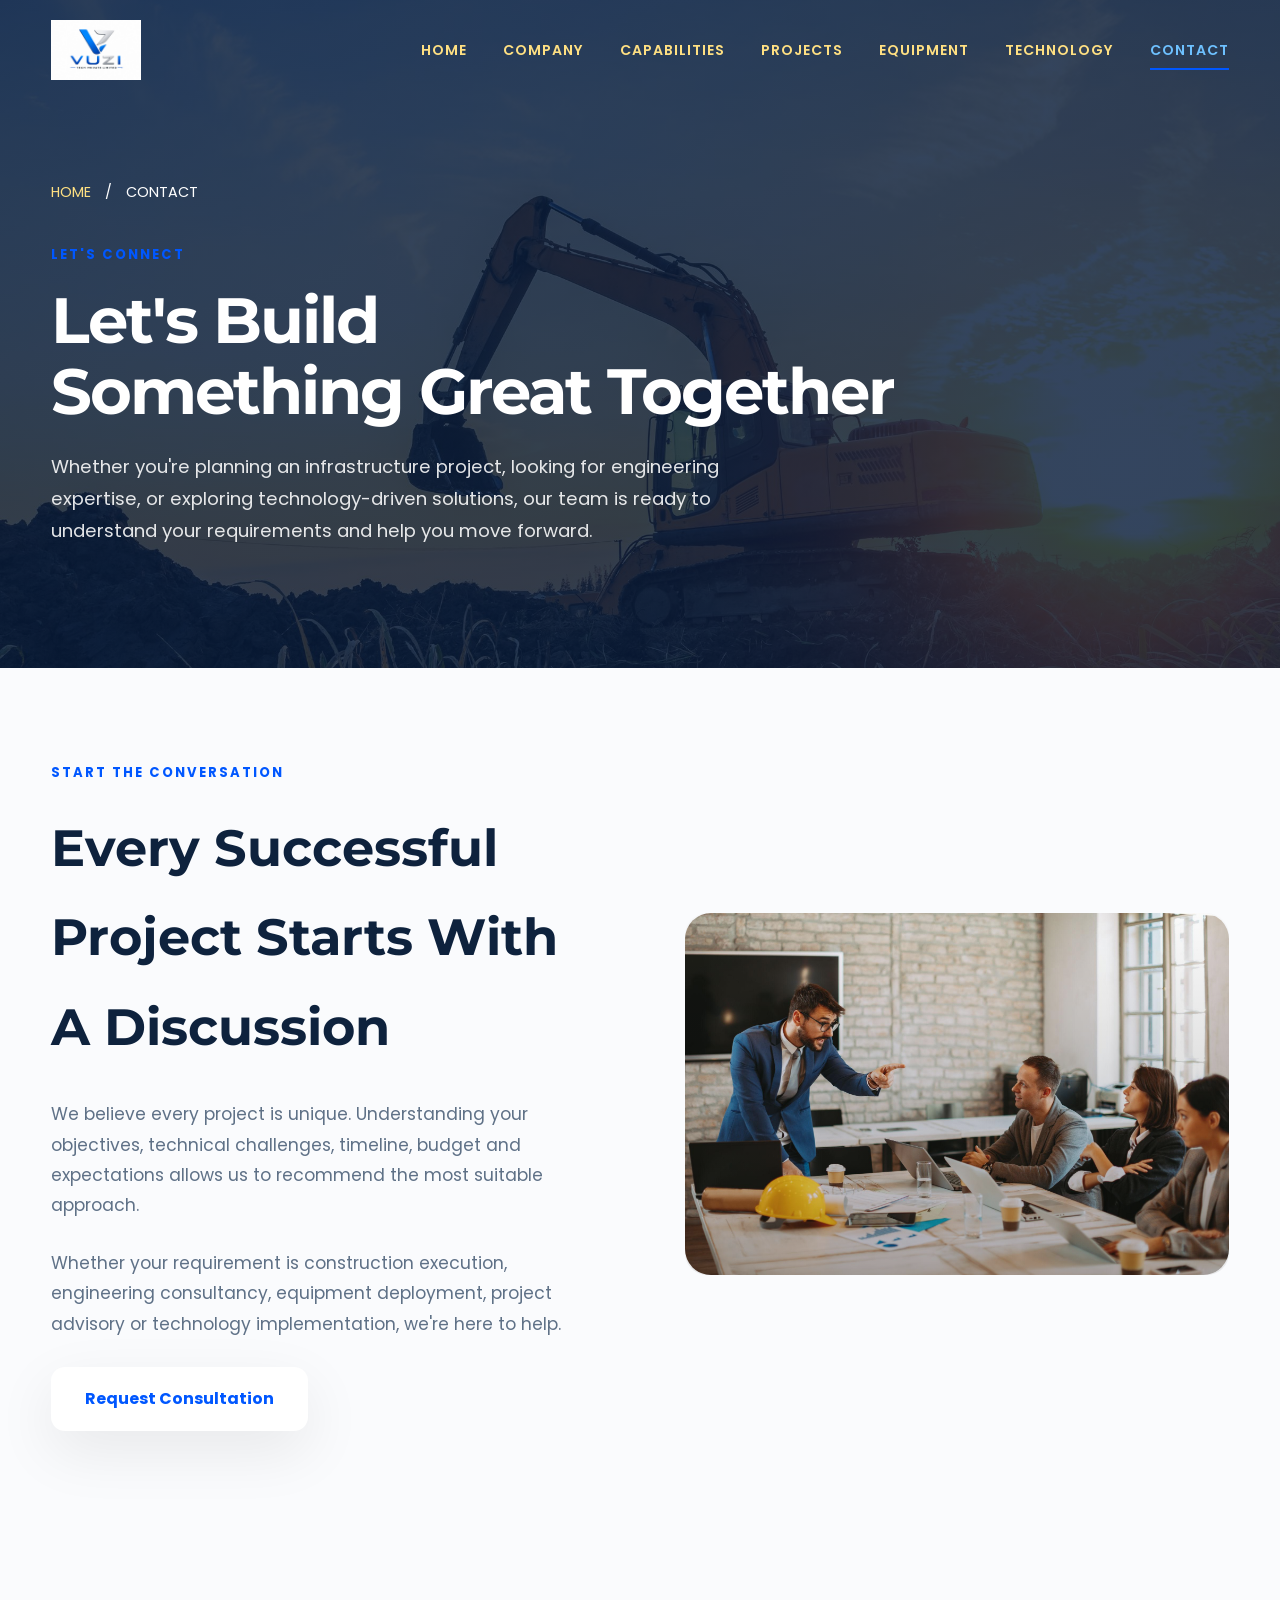
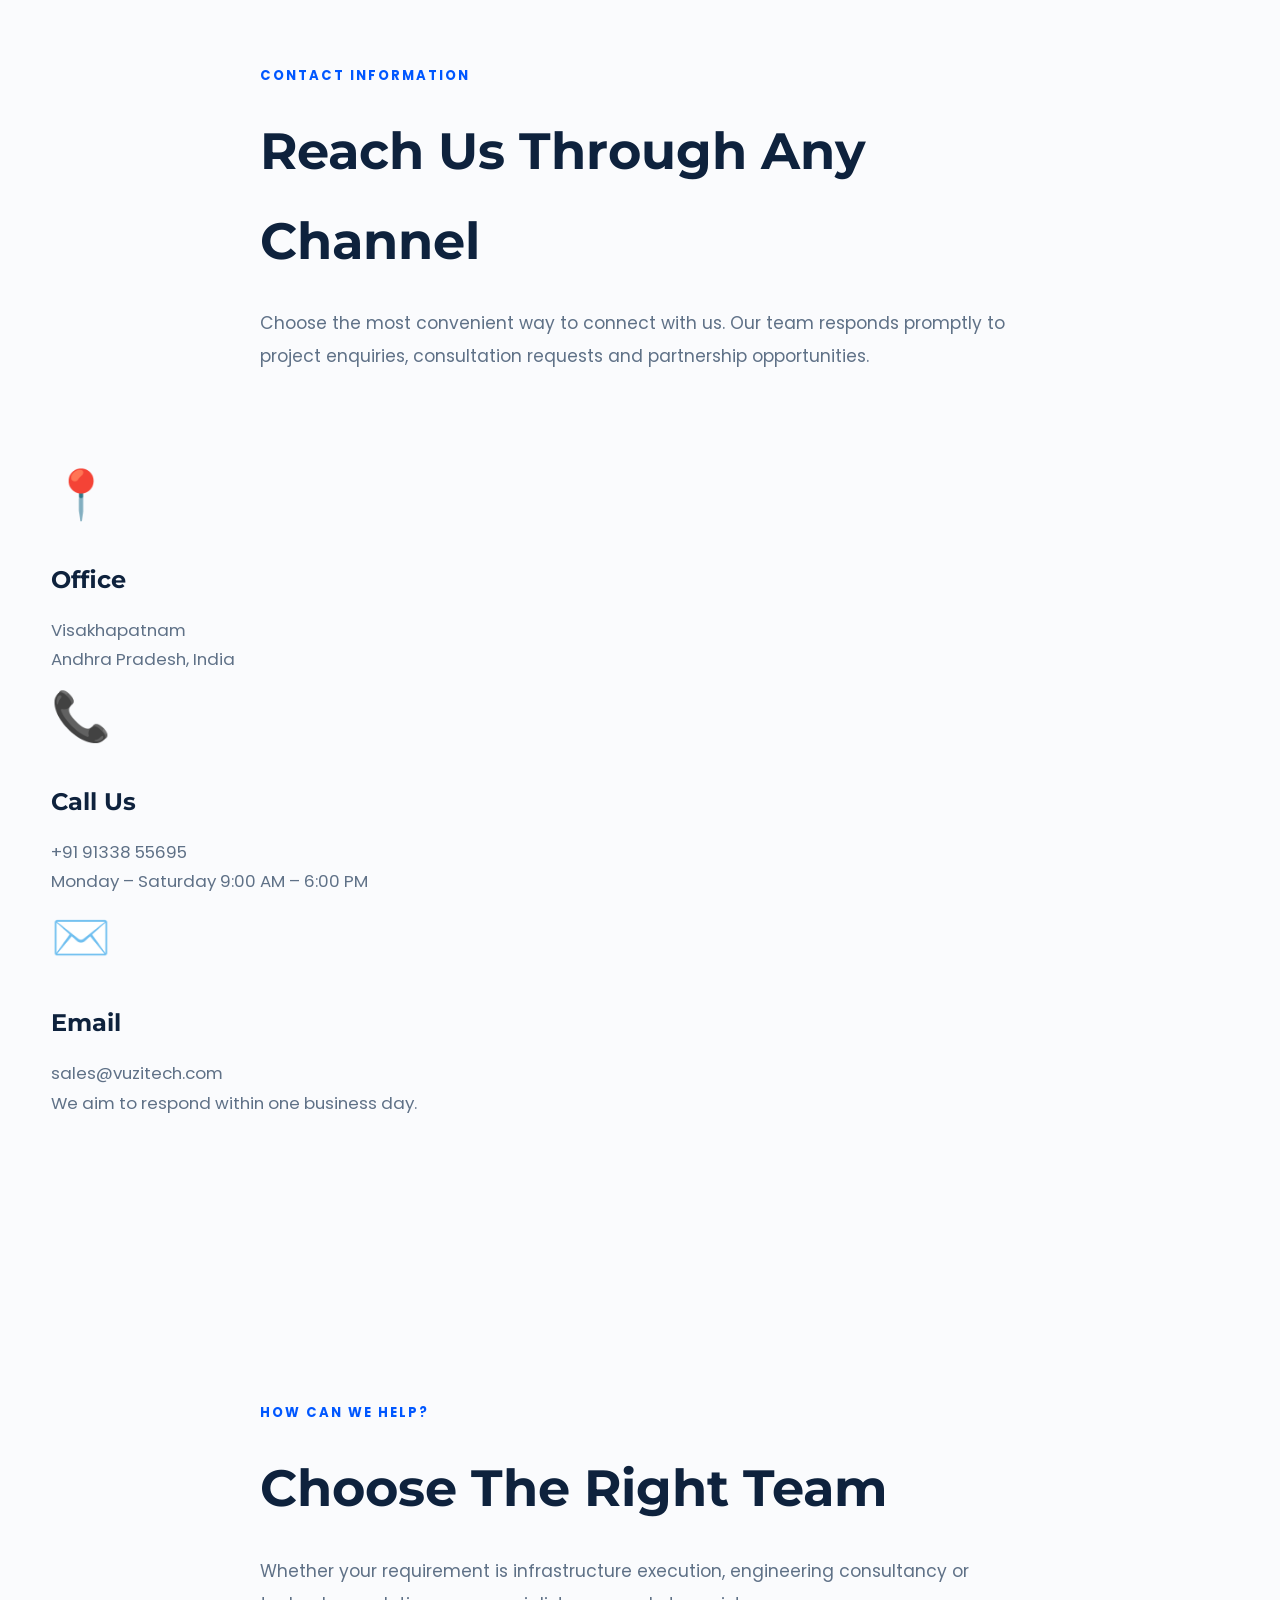
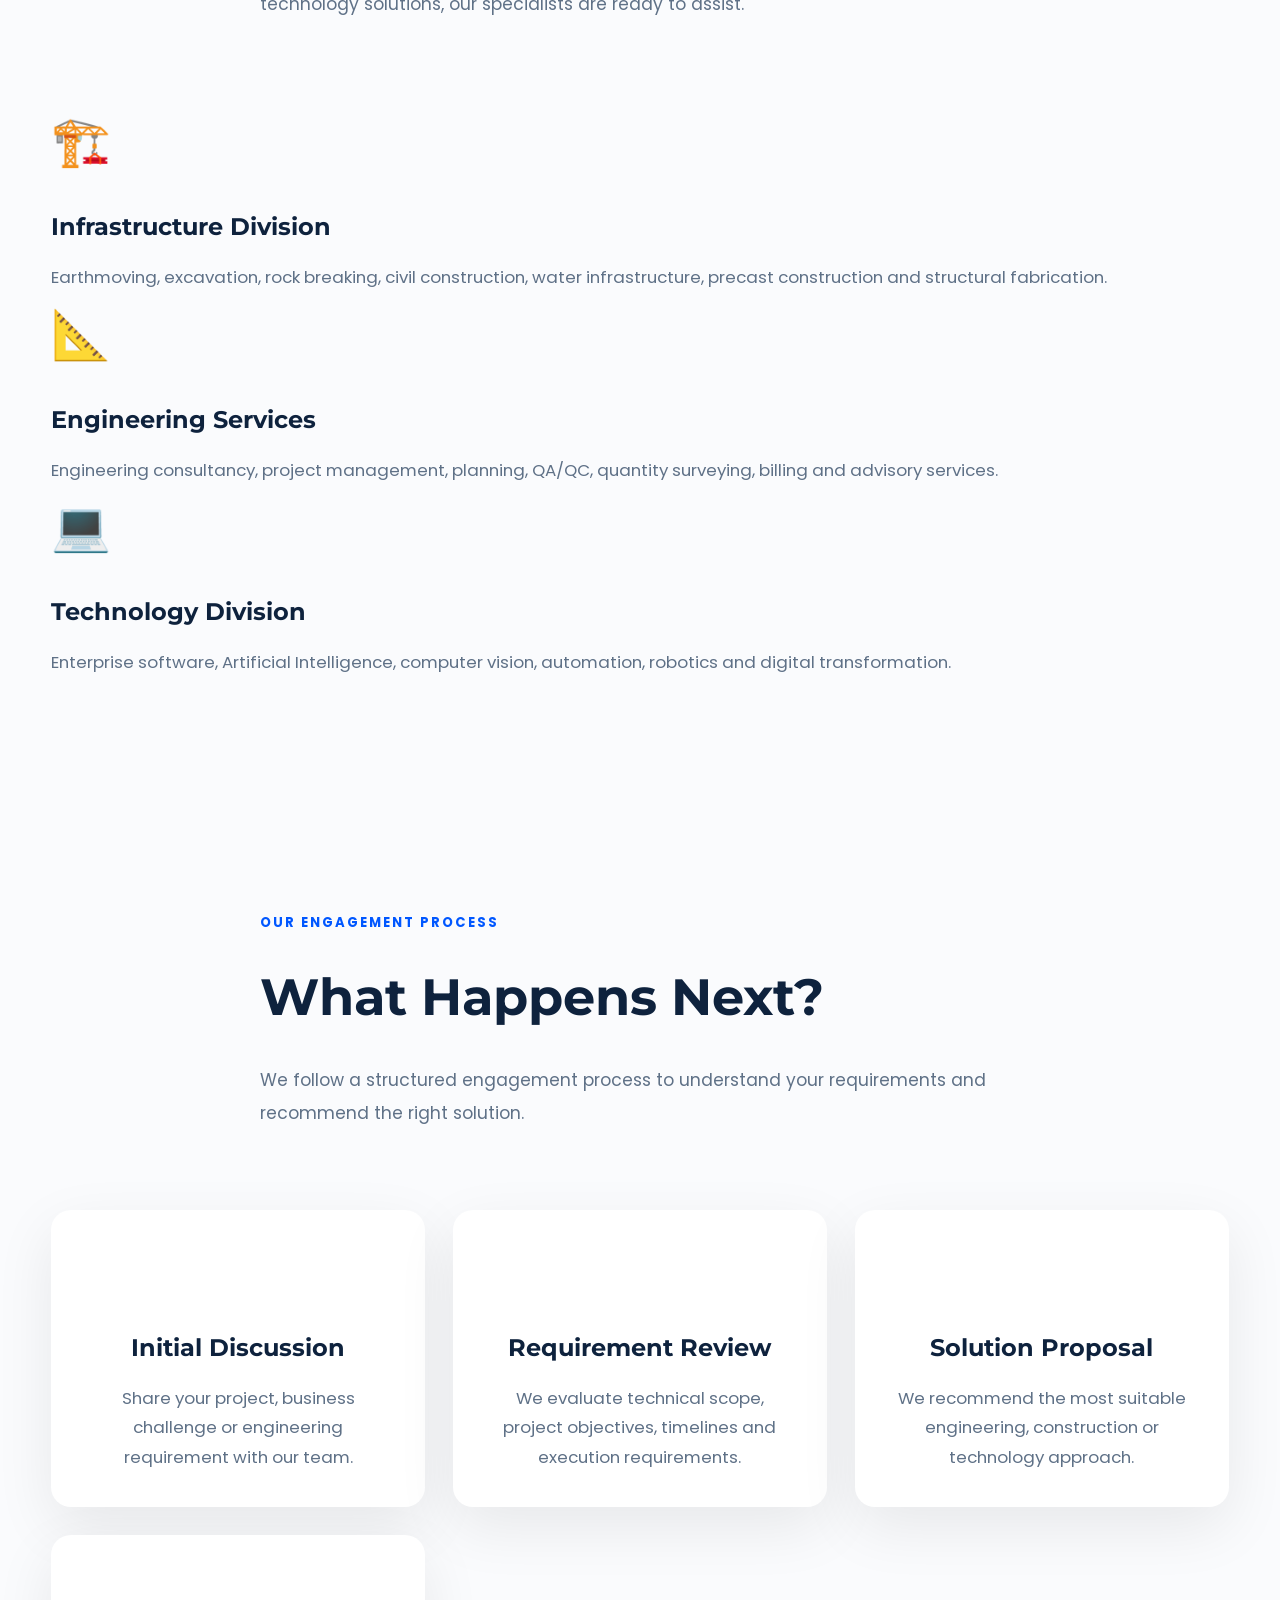
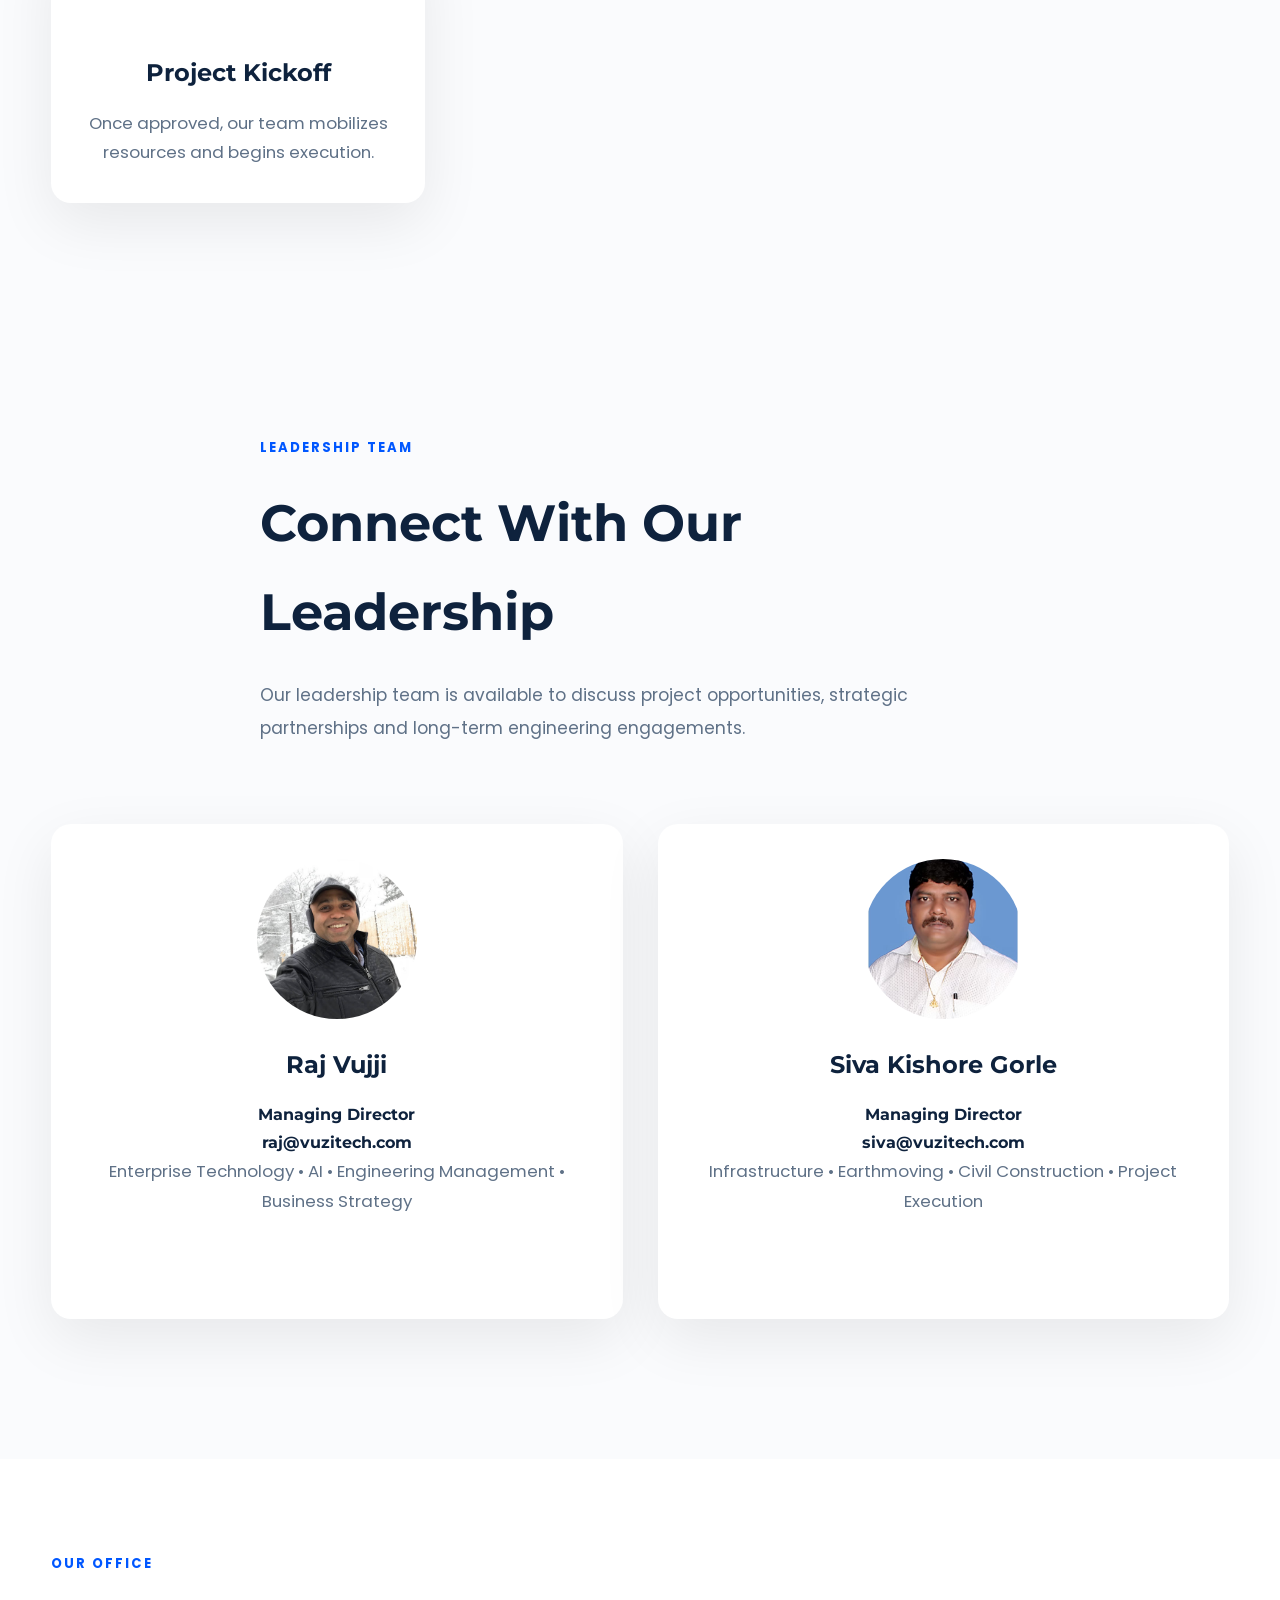
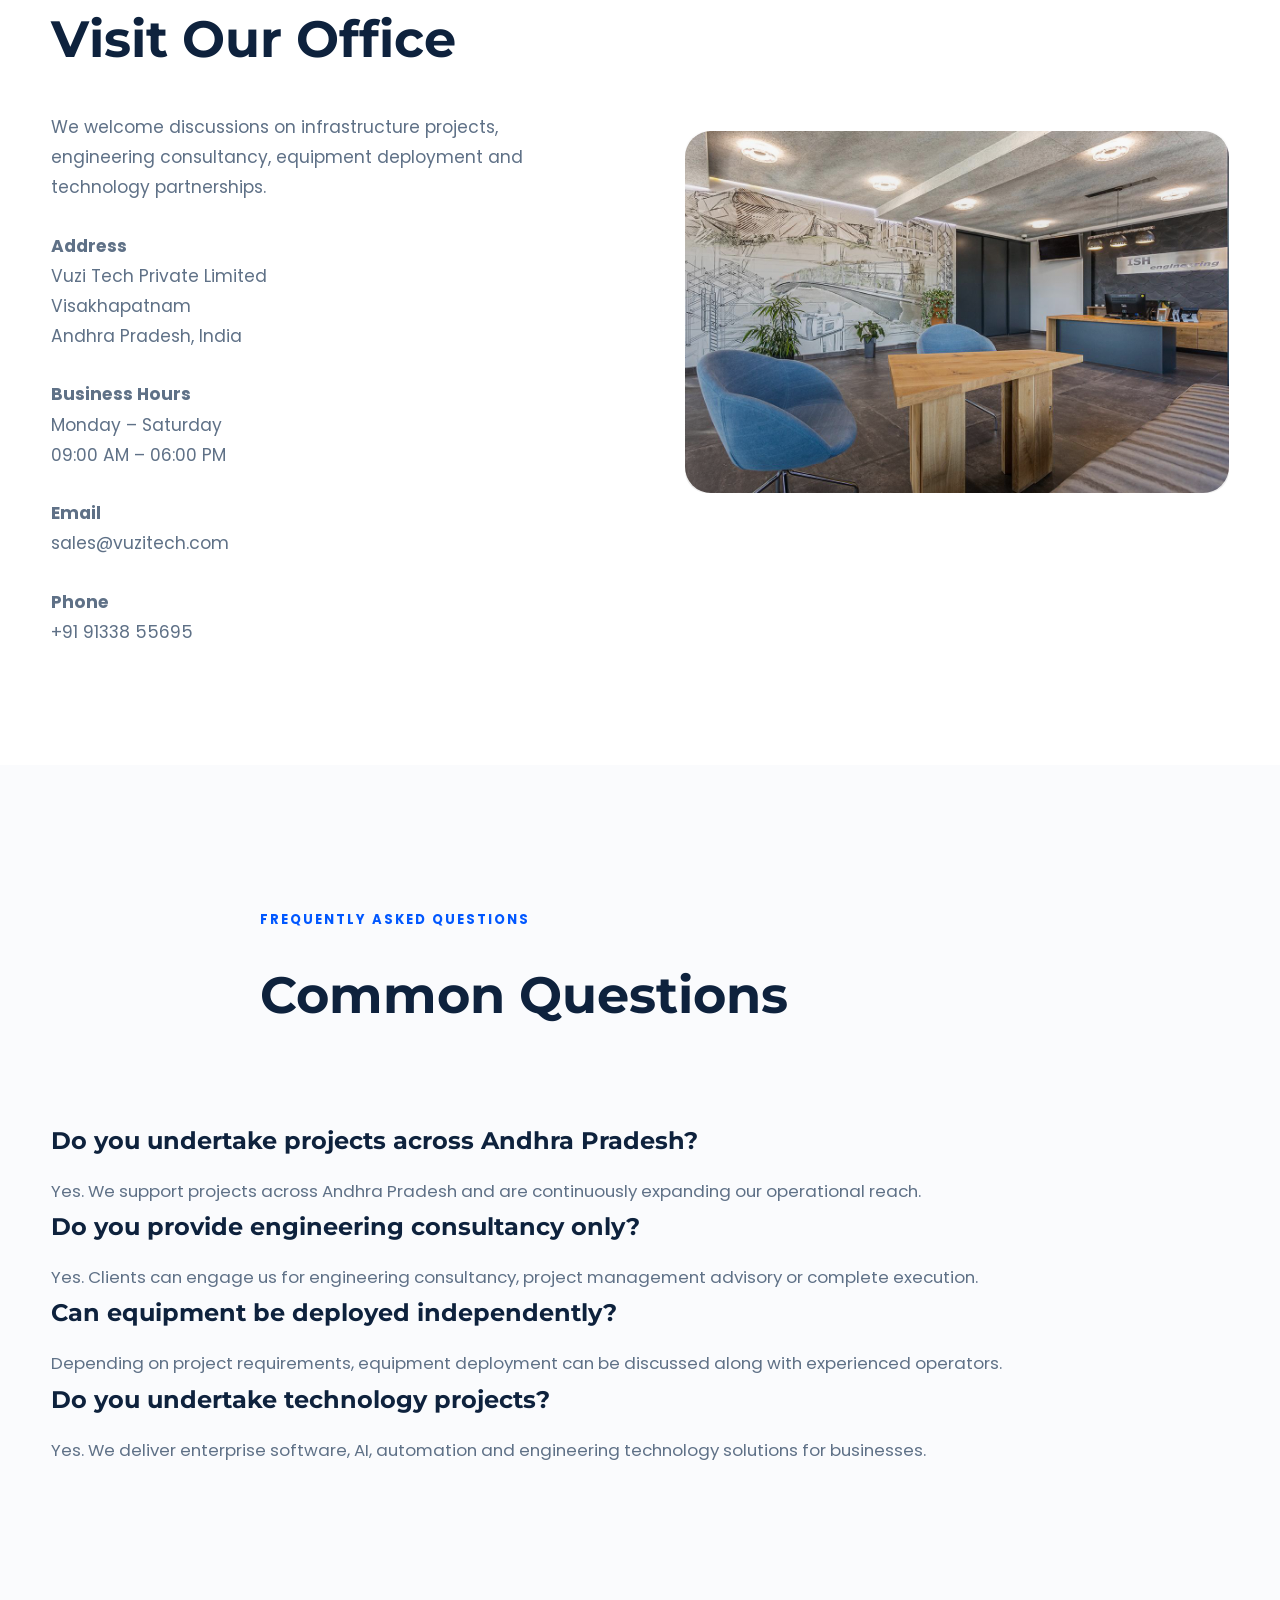
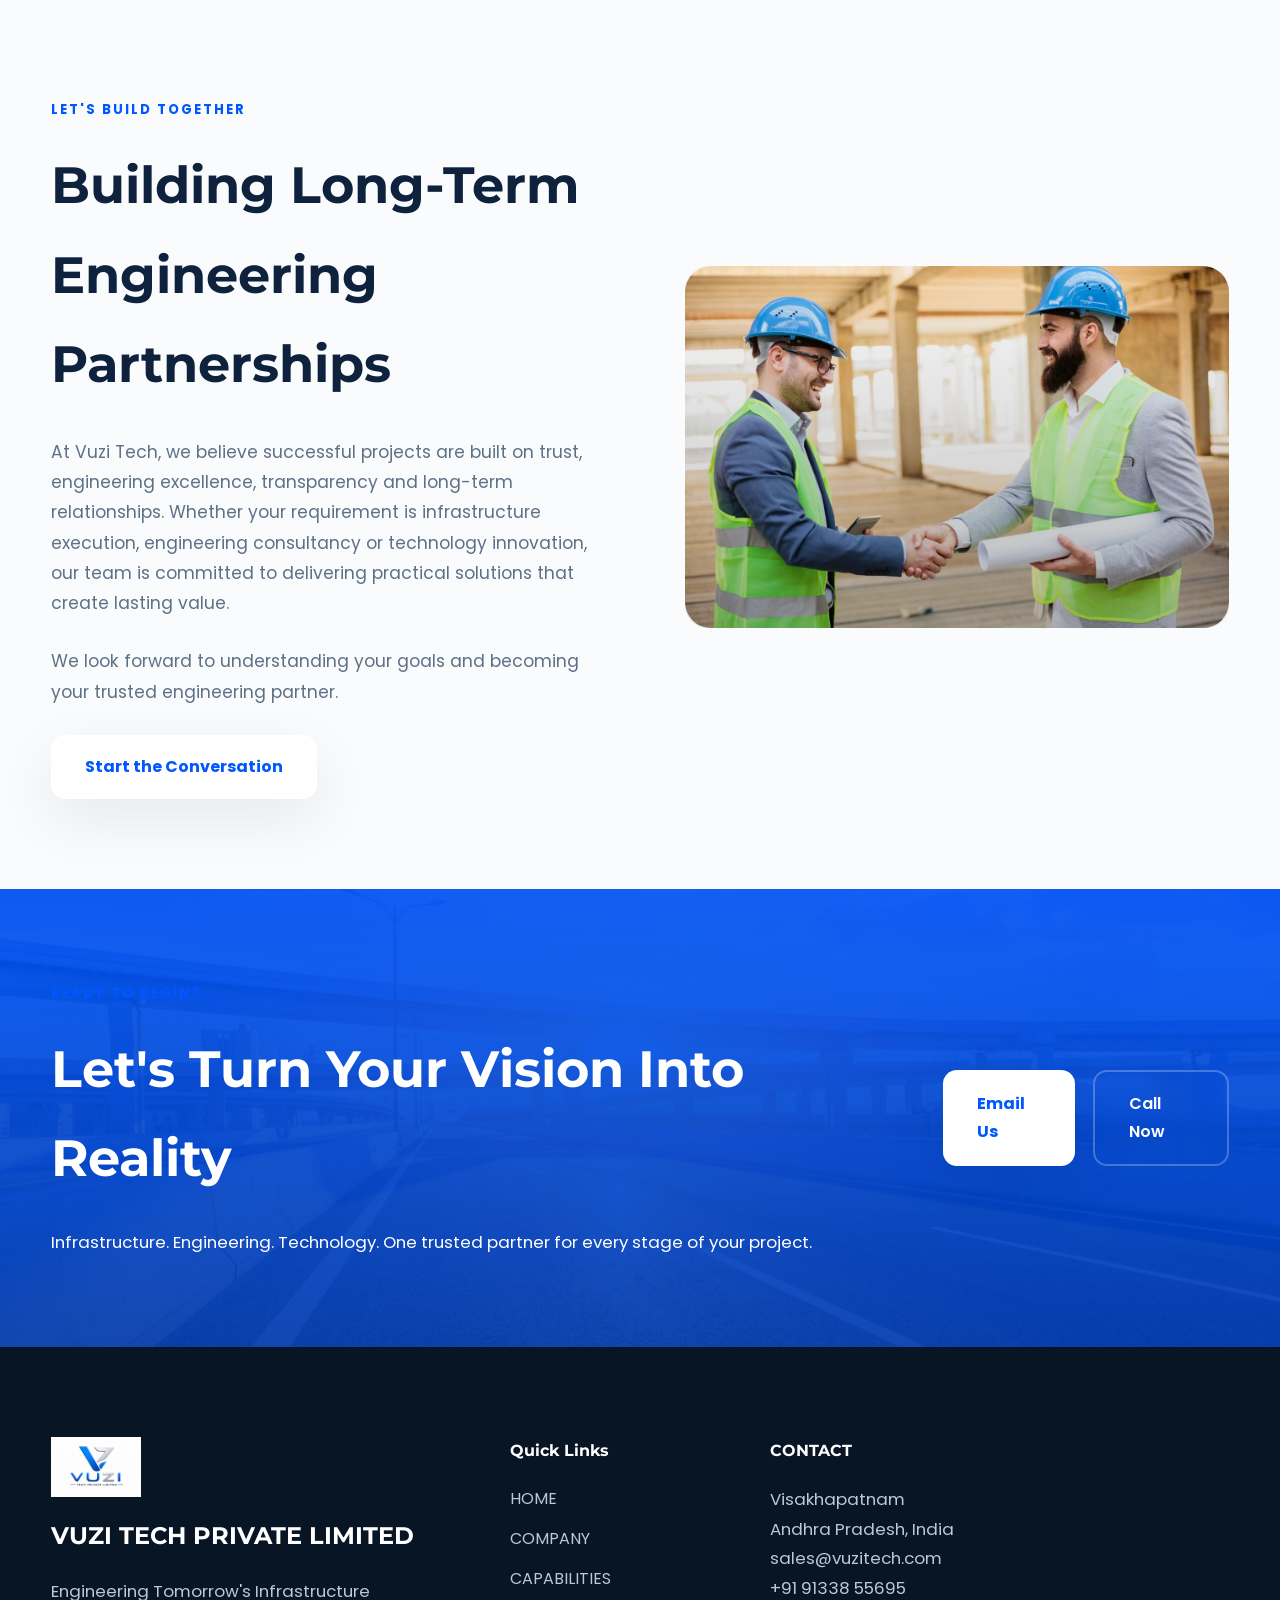
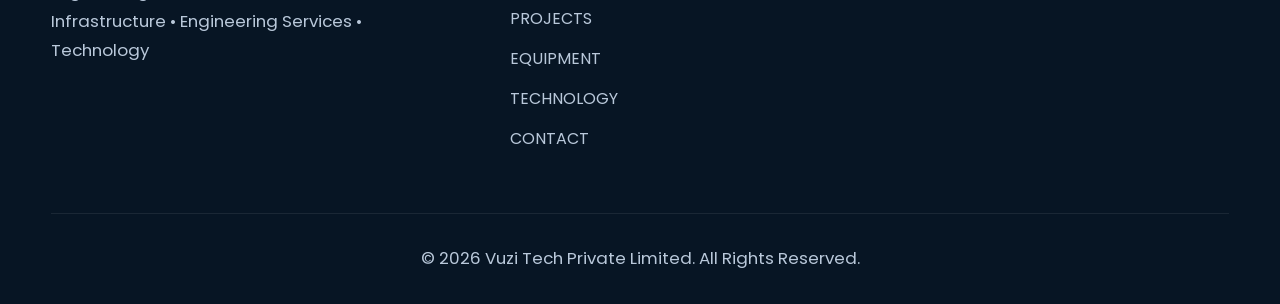
<file: contact.html>
<!DOCTYPE html>
<html lang="en">

<head>

<meta charset="UTF-8">

<meta name="viewport"
content="width=device-width, initial-scale=1.0">

<title>CONTACT | Vuzi Tech Private Limited</title>

<meta name="description"
content="CONTACT Vuzi Tech Private Limited for infrastructure execution, engineering consultancy, project management advisory and technology solutions.">

<link rel="preconnect"
href="https://fonts.googleapis.com">

<link href="https://fonts.googleapis.com/css2?family=Montserrat:wght@500;600;700;800&family=Poppins:wght@300;400;500;600&display=swap"
rel="stylesheet">

<link rel="stylesheet"
href="css/style.css">
<!-- ========================================================= -->
<!-- Browser / Theme -->
<!-- ========================================================= -->

<meta name="theme-color" content="#0057FF">
<meta name="msapplication-TileColor" content="#0057FF">
<meta name="msapplication-config" content="/browserconfig.xml">

<!-- ========================================================= -->
<!-- Web App -->
<!-- ========================================================= -->

<link rel="manifest" href="/site.webmanifest">

<!-- ========================================================= -->
<!-- Favicons -->
<!-- ========================================================= -->

<link rel="icon" href="/favicon.ico" sizes="any">
<link rel="icon" type="image/png" sizes="32x32" href="/favicon-32x32.png">
<link rel="icon" type="image/png" sizes="16x16" href="/favicon-16x16.png">
<link rel="apple-touch-icon" sizes="180x180" href="/apple-touch-icon.png">

<!-- ========================================================= -->
<!-- Google Analytics -->
<!-- ========================================================= -->

<script async
src="https://www.googletagmanager.com/gtag/js?id=G-4G2T6MR773">
</script>

<script>

window.dataLayer = window.dataLayer || [];

function gtag(){
    dataLayer.push(arguments);
}

gtag('js', new Date());

gtag('config', 'G-4G2T6MR773', {

    page_title: document.title,
    page_path: window.location.pathname,

    anonymize_ip: true

});

</script>
</head>

<body>

<header class="header">

<div class="container">

<a href="index.html"
class="logo">

<img src="assets/logo/vuzi-logo.png"
alt="Vuzi Tech">

</a>

<nav>

<ul>

<li><a href="index.html">HOME</a></li>
<li><a href="about.html">COMPANY</a></li>
<li><a href="services.html">CAPABILITIES</a></li>
<li><a href="projects.html">PROJECTS</a></li>
<li><a href="fleet.html">EQUIPMENT</a></li>
<li><a href="technology.html">TECHNOLOGY</a></li>
<li><a class="active"
href="contact.html">CONTACT</a></li>

</ul>

</nav>

</div>

</header>

<!-- ========================================================= -->
<!-- HERO -->
<!-- ========================================================= -->

<section class="page-hero contact-hero">

<div class="container">

<div class="breadcrumb">

<a href="index.html">

HOME

</a>

<span>/</span>

CONTACT

</div>

<div class="page-hero-content">

<div class="section-kicker">

LET'S CONNECT

</div>

<h1>

Let's Build<br>

Something Great Together

</h1>

<p>

Whether you're planning an infrastructure project,
looking for engineering expertise,
or exploring technology-driven solutions,
our team is ready to understand your requirements
and help you move forward.

</p>

</div>

</div>

</section>

<!-- ========================================================= -->
<!-- INTRODUCTION -->
<!-- ========================================================= -->

<section class="featured-section">

<div class="container">

<div class="featured-grid">

<div class="featured-content">

<div class="section-kicker">

START THE CONVERSATION

</div>

<h2>

Every Successful Project
Starts With A Discussion

</h2>

<p>

We believe every project is unique.

Understanding your objectives,
technical challenges,
timeline,
budget and expectations
allows us to recommend
the most suitable approach.

</p>

<p>

Whether your requirement is
construction execution,
engineering consultancy,
equipment deployment,
project advisory
or technology implementation,
we're here to help.

</p>

<a href="#contact-form"
class="btn-primary">

Request Consultation

</a>

</div>

<div class="featured-image">

<img
src="assets/contact/contact-main.webp"
alt="Business Discussion">

</div>

</div>

</div>

</section>

<!-- ========================================================= -->
<!-- CONTACT INFORMATION -->
<!-- ========================================================= -->

<section class="services-preview">

<div class="container">

<div class="section-heading">

<span>CONTACT INFORMATION</span>

<h2>

Reach Us Through Any Channel

</h2>

<p>

Choose the most convenient way to connect with us.
Our team responds promptly to project enquiries,
consultation requests and partnership opportunities.

</p>

</div>

<div class="service-grid">

<div class="service-card">

<div class="division-icon">

📍

</div>

<h3>

Office

</h3>

<p>

Visakhapatnam<br>

Andhra Pradesh, India

</p>

</div>

<div class="service-card">

<div class="division-icon">

📞

</div>

<h3>

Call Us

</h3>

<p>

+91 91338 55695

</p>

<p>

Monday – Saturday

9:00 AM – 6:00 PM

</p>

</div>

<div class="service-card">

<div class="division-icon">

✉️

</div>

<h3>

Email

</h3>

<p>

sales@vuzitech.com

</p>

<p>

We aim to respond within
one business day.

</p>

</div>

</div>

</div>

</section>
<!-- ========================================================= -->
<!-- BUSINESS DIVISIONS -->
<!-- ========================================================= -->

<section class="services-preview">

<div class="container">

<div class="section-heading">

<span>HOW CAN WE HELP?</span>

<h2>

Choose The Right Team

</h2>

<p>

Whether your requirement is infrastructure execution,
engineering consultancy or technology solutions,
our specialists are ready to assist.

</p>

</div>

<div class="service-grid">

<div class="service-card">

<div class="division-icon">

🏗️

</div>

<h3>

Infrastructure Division

</h3>

<p>

Earthmoving, excavation,
rock breaking,
civil construction,
water infrastructure,
precast construction
and structural fabrication.

</p>

</div>

<div class="service-card">

<div class="division-icon">

📐

</div>

<h3>

Engineering Services

</h3>

<p>

Engineering consultancy,
project management,
planning,
QA/QC,
quantity surveying,
billing and advisory services.

</p>

</div>

<div class="service-card">

<div class="division-icon">

💻

</div>

<h3>

Technology Division

</h3>

<p>

Enterprise software,
Artificial Intelligence,
computer vision,
automation,
robotics
and digital transformation.

</p>

</div>

</div>

</div>

</section>

<!-- ========================================================= -->
<!-- ENGAGEMENT PROCESS -->
<!-- ========================================================= -->

<section class="process-section">

<div class="container">

<div class="section-heading">

<span>OUR ENGAGEMENT PROCESS</span>

<h2>

What Happens Next?

</h2>

<p>

We follow a structured engagement process to understand
your requirements and recommend the right solution.

</p>

</div>

<div class="process-grid">

<div class="process-card">

<div class="process-number">

01

</div>

<h3>

Initial Discussion

</h3>

<p>

Share your project,
business challenge
or engineering requirement
with our team.

</p>

</div>

<div class="process-card">

<div class="process-number">

02

</div>

<h3>

Requirement Review

</h3>

<p>

We evaluate technical scope,
project objectives,
timelines
and execution requirements.

</p>

</div>

<div class="process-card">

<div class="process-number">

03

</div>

<h3>

Solution Proposal

</h3>

<p>

We recommend the most suitable
engineering,
construction
or technology approach.

</p>

</div>

<div class="process-card">

<div class="process-number">

04

</div>

<h3>

Project Kickoff

</h3>

<p>

Once approved,
our team mobilizes resources
and begins execution.

</p>

</div>

</div>

</div>

</section>

<!-- ========================================================= -->
<!-- LEADERSHIP -->
<!-- ========================================================= -->

<section class="leadership-contact">

<div class="container">

<div class="section-heading">

<span>LEADERSHIP TEAM</span>

<h2>

Connect With Our Leadership

</h2>

<p>

Our leadership team is available to discuss project opportunities,
strategic partnerships and long-term engineering engagements.

</p>

</div>

<div class="leadership-grid">

<div class="leader-card">

<img
src="assets/team/raj-vujji.webp"
alt="Raj Vujji">

<h3>

Raj Vujji

</h3>

<h4>

Managing Director

</h4>
<h4>

raj@vuzitech.com

</h4>
<p>

Enterprise Technology • AI • Engineering Management • Business Strategy

</p>

<a
href="mailto:sales@vuzitech.com"
class="btn-secondary">

Connect

</a>

</div>

<div class="leader-card">

<img
src="assets/team/siva-kishore.webp"
alt="Siva Kishore Gorle">

<h3>

Siva Kishore Gorle

</h3>

<h4>

Managing Director

</h4>
<h4>

siva@vuzitech.com

</h4>

<p>

Infrastructure • Earthmoving • Civil Construction • Project Execution

</p>

<a
href="mailto:sales@vuzitech.com"
class="btn-secondary">

Connect

</a>

</div>

</div>

</div>

</section>
<!-- ========================================================= -->
<!-- OFFICE LOCATION -->
<!-- ========================================================= -->

<section class="featured-section light">

<div class="container">

<div class="featured-grid">

<div class="featured-content">

<div class="section-kicker">

OUR OFFICE

</div>

<h2>

Visit Our Office

</h2>

<p>

We welcome discussions on infrastructure projects,
engineering consultancy, equipment deployment
and technology partnerships.

</p>

<div class="office-details">

<p>

<strong>Address</strong><br>

Vuzi Tech Private Limited<br>

Visakhapatnam<br>

Andhra Pradesh, India

</p>

<p>

<strong>Business Hours</strong><br>

Monday – Saturday<br>

09:00 AM – 06:00 PM

</p>

<p>

<strong>Email</strong><br>

sales@vuzitech.com

</p>

<p>

<strong>Phone</strong><br>

+91 91338 55695

</p>

</div>

</div>

<div class="featured-image">

<img
src="assets/contact/office.webp"
alt="Vuzi Tech Office">

</div>

</div>

</div>

</section>

<!-- ========================================================= -->
<!-- FREQUENTLY ASKED QUESTIONS -->
<!-- ========================================================= -->

<section class="services-preview">

<div class="container">

<div class="section-heading">

<span>FREQUENTLY ASKED QUESTIONS</span>

<h2>

Common Questions

</h2>

</div>

<div class="faq-grid">

<div class="faq-card">

<h3>

Do you undertake projects across Andhra Pradesh?

</h3>

<p>

Yes. We support projects across Andhra Pradesh and
are continuously expanding our operational reach.

</p>

</div>

<div class="faq-card">

<h3>

Do you provide engineering consultancy only?

</h3>

<p>

Yes. Clients can engage us for engineering consultancy,
project management advisory or complete execution.

</p>

</div>

<div class="faq-card">

<h3>

Can equipment be deployed independently?

</h3>

<p>

Depending on project requirements,
equipment deployment can be discussed
along with experienced operators.

</p>

</div>

<div class="faq-card">

<h3>

Do you undertake technology projects?

</h3>

<p>

Yes. We deliver enterprise software,
AI, automation and engineering technology
solutions for businesses.

</p>

</div>

</div>

</div>

</section>

<!-- ========================================================= -->
<!-- CLOSING MESSAGE -->
<!-- ========================================================= -->

<section class="featured-section">

<div class="container">

<div class="featured-grid reverse">

<div class="featured-content">

<div class="section-kicker">

LET'S BUILD TOGETHER

</div>

<h2>

Building Long-Term
Engineering Partnerships

</h2>

<p>

At Vuzi Tech, we believe successful projects are built on
trust, engineering excellence, transparency and long-term
relationships. Whether your requirement is infrastructure
execution, engineering consultancy or technology innovation,
our team is committed to delivering practical solutions that
create lasting value.

</p>

<p>

We look forward to understanding your goals and becoming
your trusted engineering partner.

</p>

<a
href="mailto:sales@vuzitech.com"
class="btn-primary">

Start the Conversation

</a>

</div>

<div class="featured-image">

<img
src="assets/contact/partnership.webp"
alt="Engineering Partnership">

</div>

</div>

</div>

</section>

<!-- ========================================================= -->
<!-- FINAL CTA -->
<!-- ========================================================= -->

<section class="cta-banner">

<div class="container">

<div class="cta-content">

<div>

<div class="section-kicker">

READY TO BEGIN?

</div>

<h2>

Let's Turn
Your Vision
Into Reality

</h2>

<p>

Infrastructure.
Engineering.
Technology.

One trusted partner
for every stage
of your project.

</p>

</div>

<div class="cta-buttons">

<a
href="mailto:sales@vuzitech.com"
class="btn-primary">

Email Us

</a>

<a
href="tel:+919133855695"
class="btn-secondary">

Call Now

</a>

</div>

</div>

</div>

</section>

<!-- ========================================================= -->
<!-- FOOTER -->
<!-- ========================================================= -->

<footer>

<div class="container">

<div class="footer-grid">

<div>

<img
src="assets/logo/vuzi-logo.png"
alt="Vuzi Tech Logo"
style="width:90px;margin-bottom:18px;">

<h3>

VUZI TECH PRIVATE LIMITED

</h3>

<p>

Engineering Tomorrow's Infrastructure

</p>

<p>

Infrastructure • Engineering Services • Technology

</p>

</div>

<div>

<h4>

Quick Links

</h4>

<ul>

<li><a href="index.html">HOME</a></li>

<li><a href="about.html">COMPANY</a></li>

<li><a href="services.html">CAPABILITIES</a></li>

<li><a href="projects.html">PROJECTS</a></li>

<li><a href="fleet.html">EQUIPMENT</a></li>

<li><a href="technology.html">TECHNOLOGY</a></li>

<li><a href="contact.html">CONTACT</a></li>

</ul>

</div>

<div>

<h4>

CONTACT

</h4>

<p>

Visakhapatnam<br>

Andhra Pradesh, India

</p>

<p>

sales@vuzitech.com

</p>

<p>

+91 91338 55695

</p>

</div>

</div>

<div class="footer-bottom">

<p>

© 2026 Vuzi Tech Private Limited. All Rights Reserved.

</p>

</div>

</div>

</footer>

<script src="js/main.js"></script>

</body>

</html>
</file>
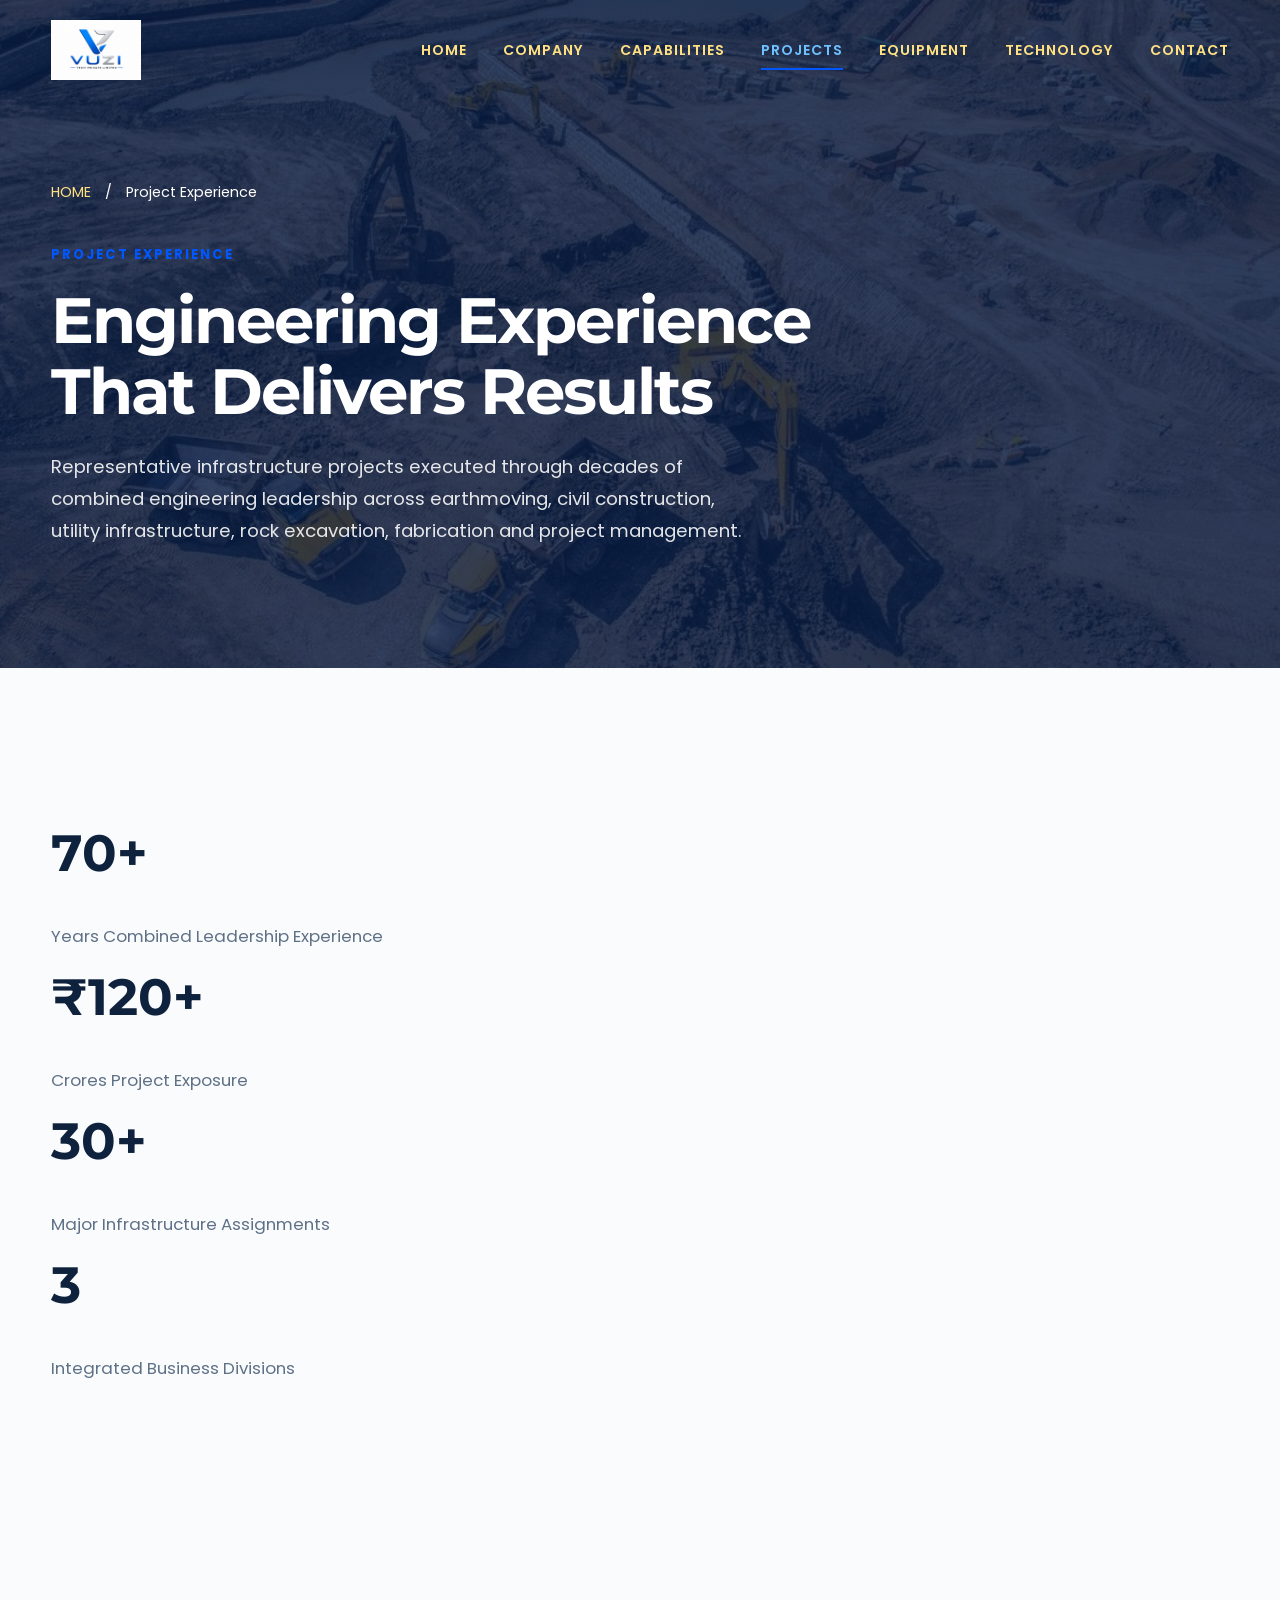
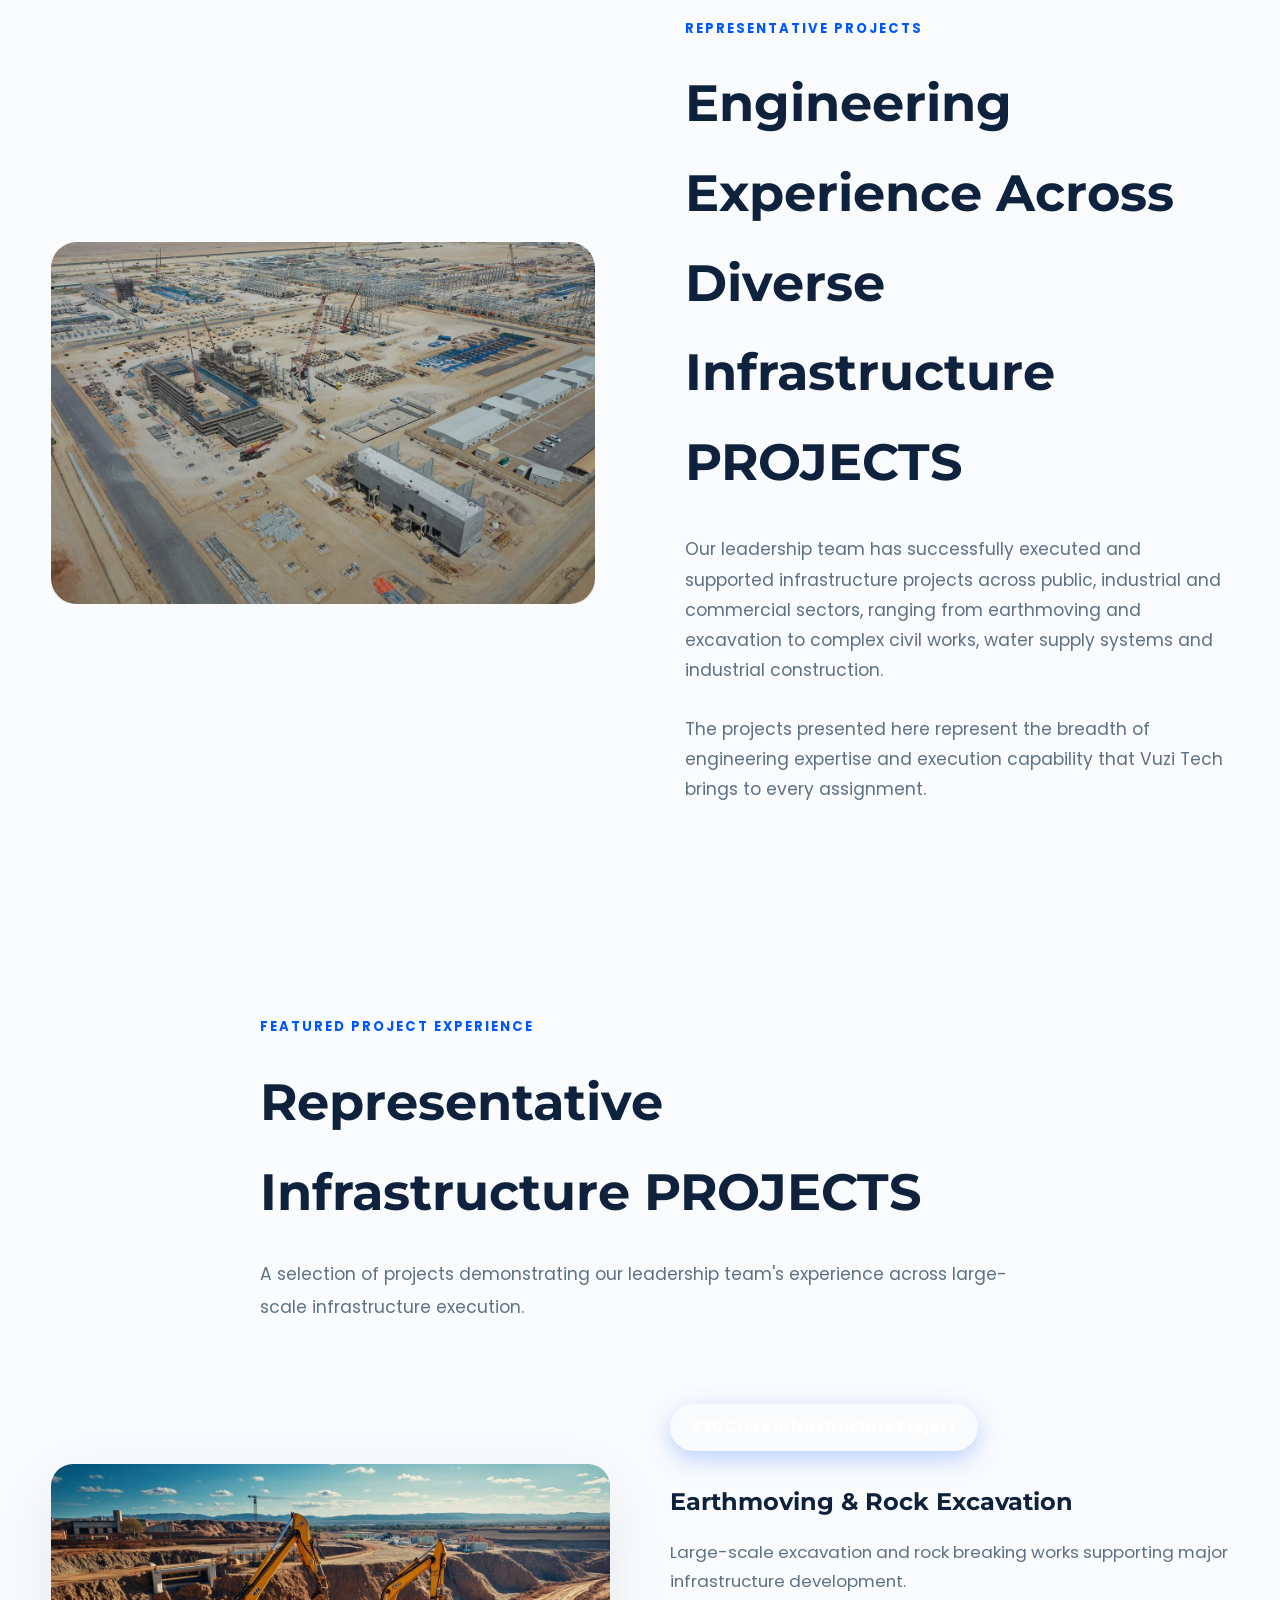
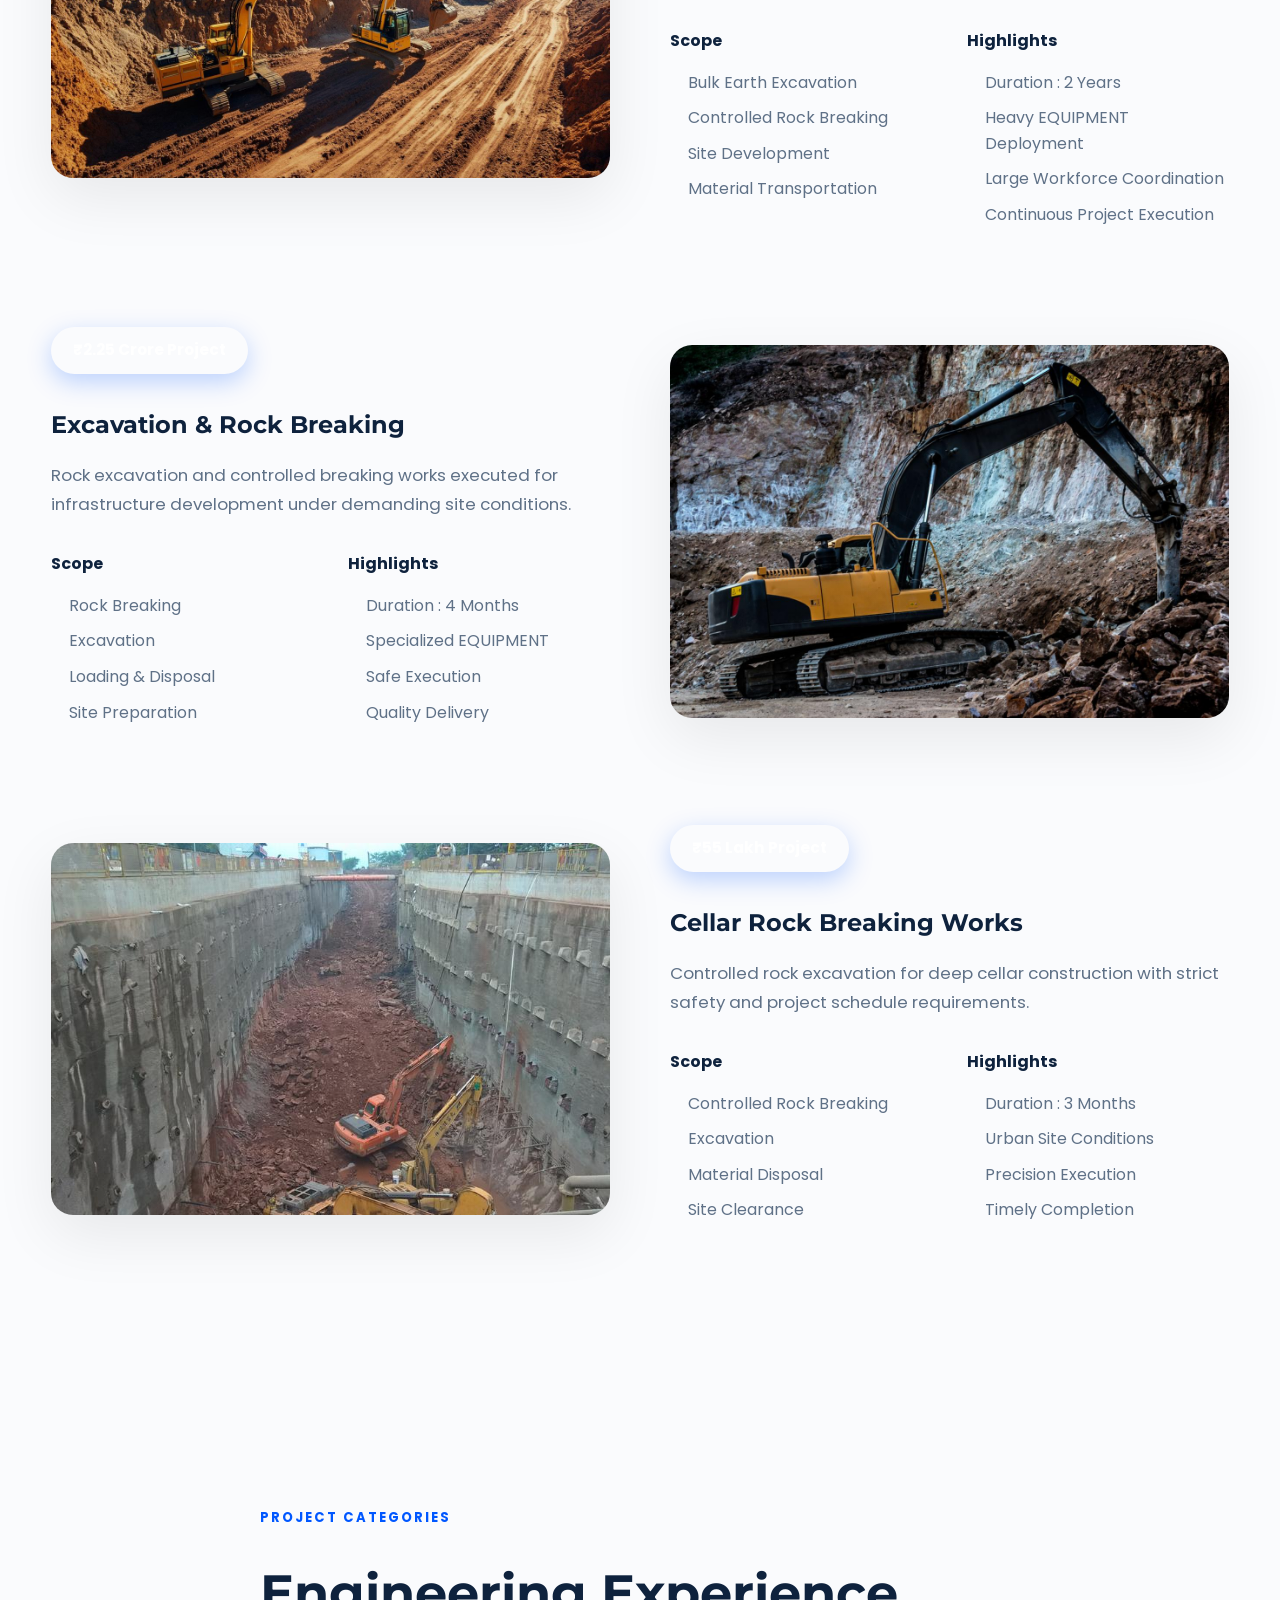
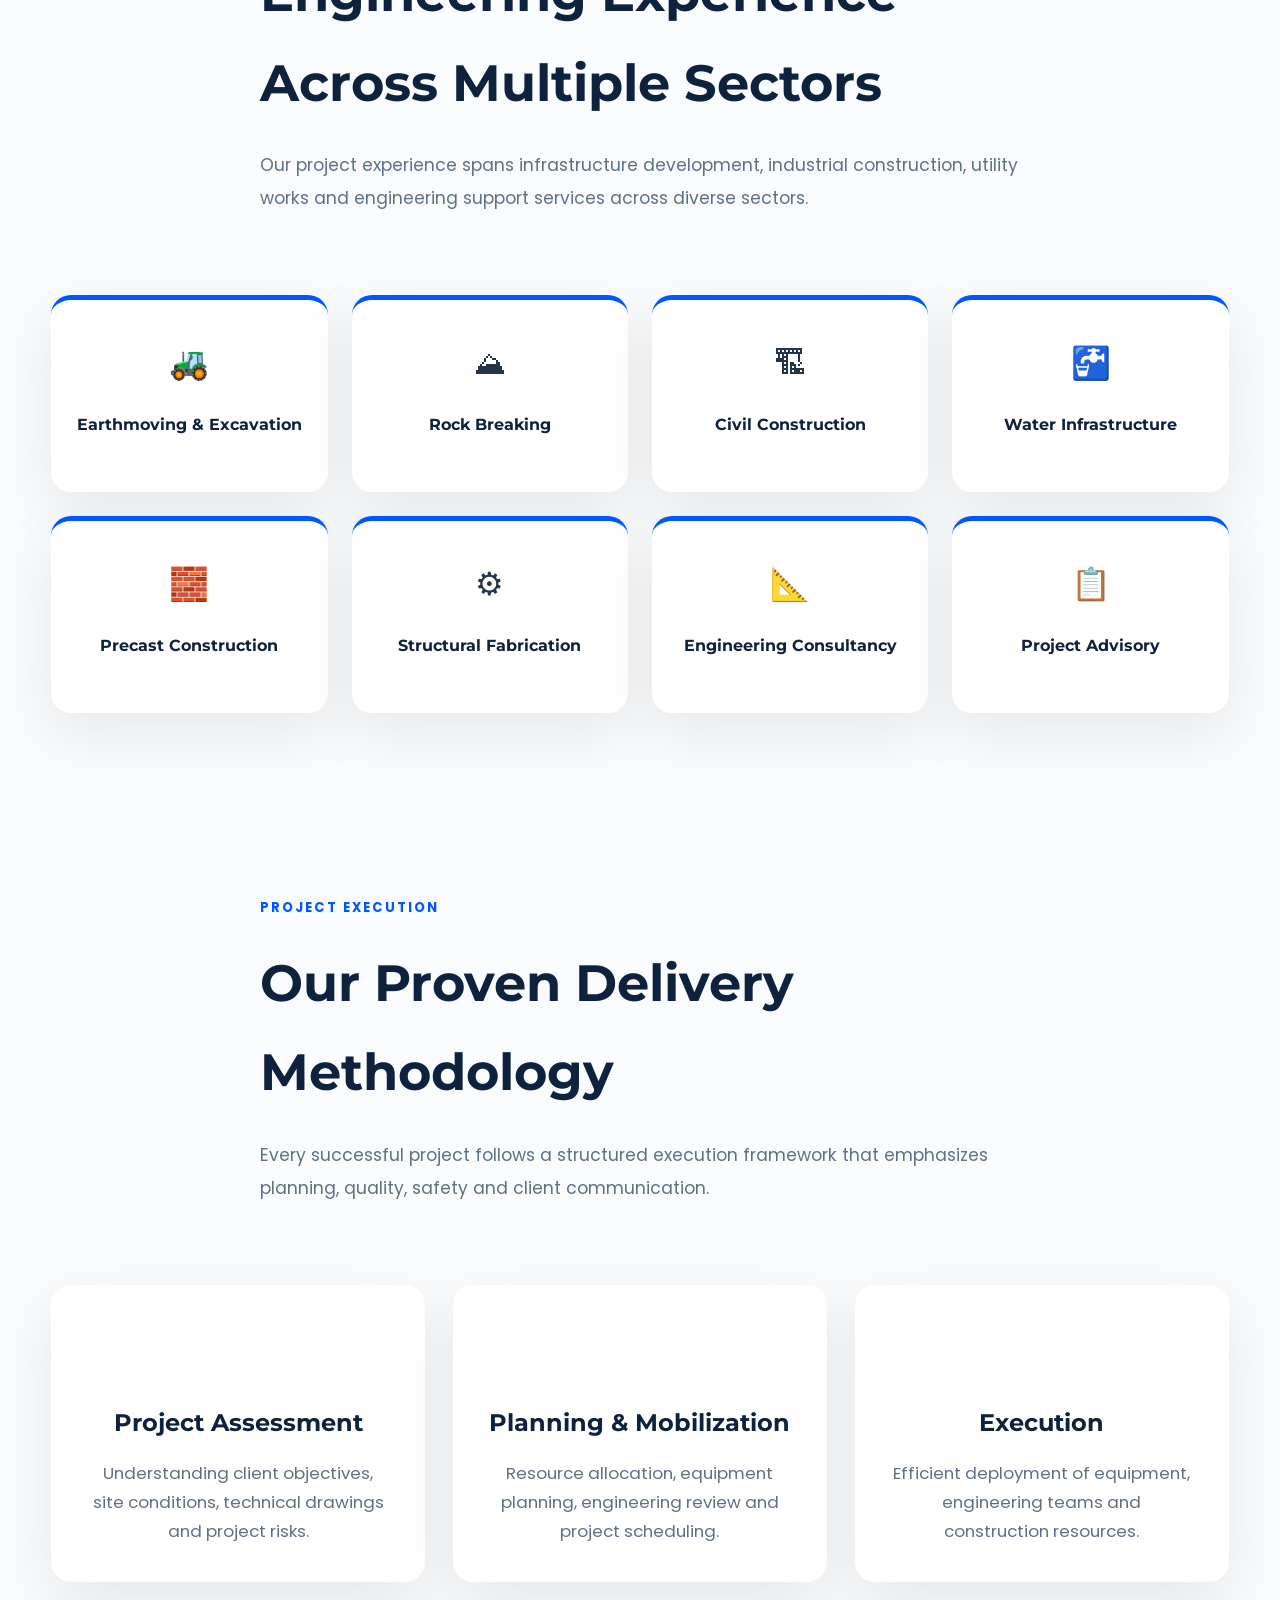
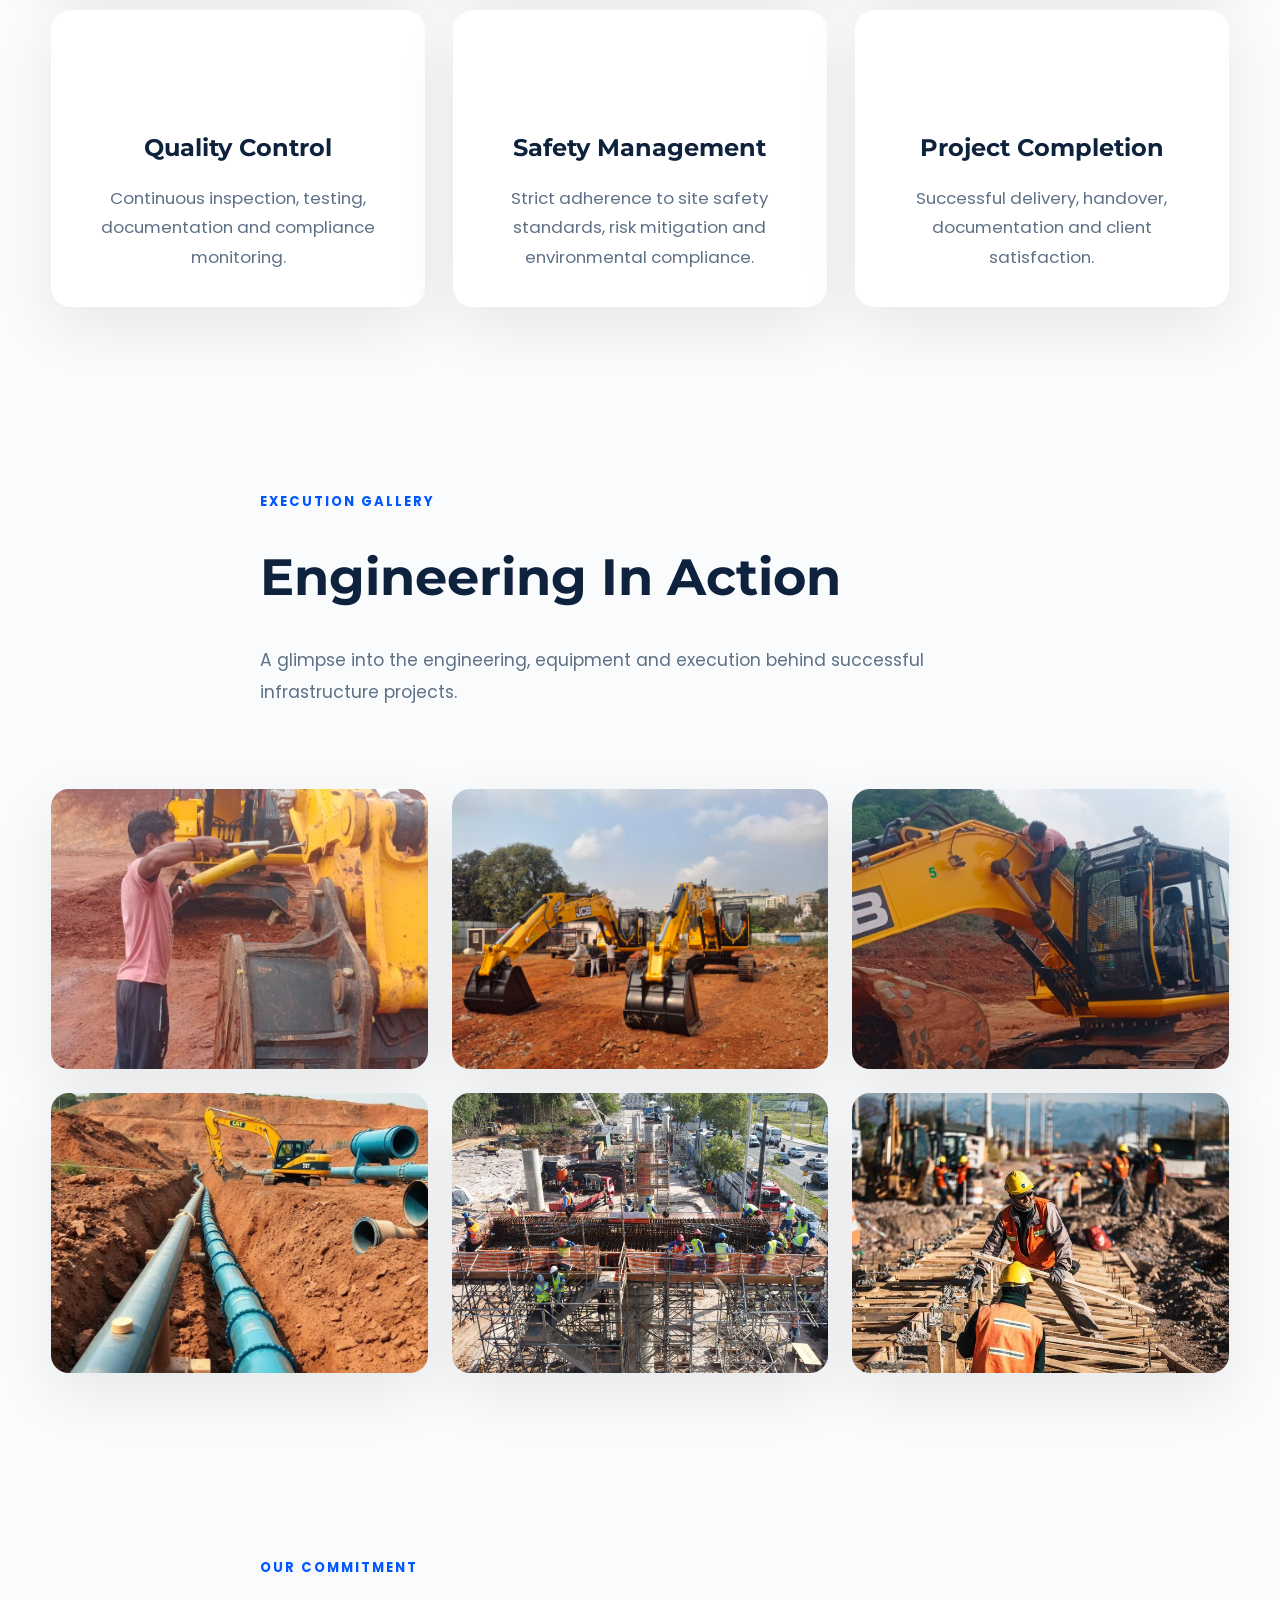
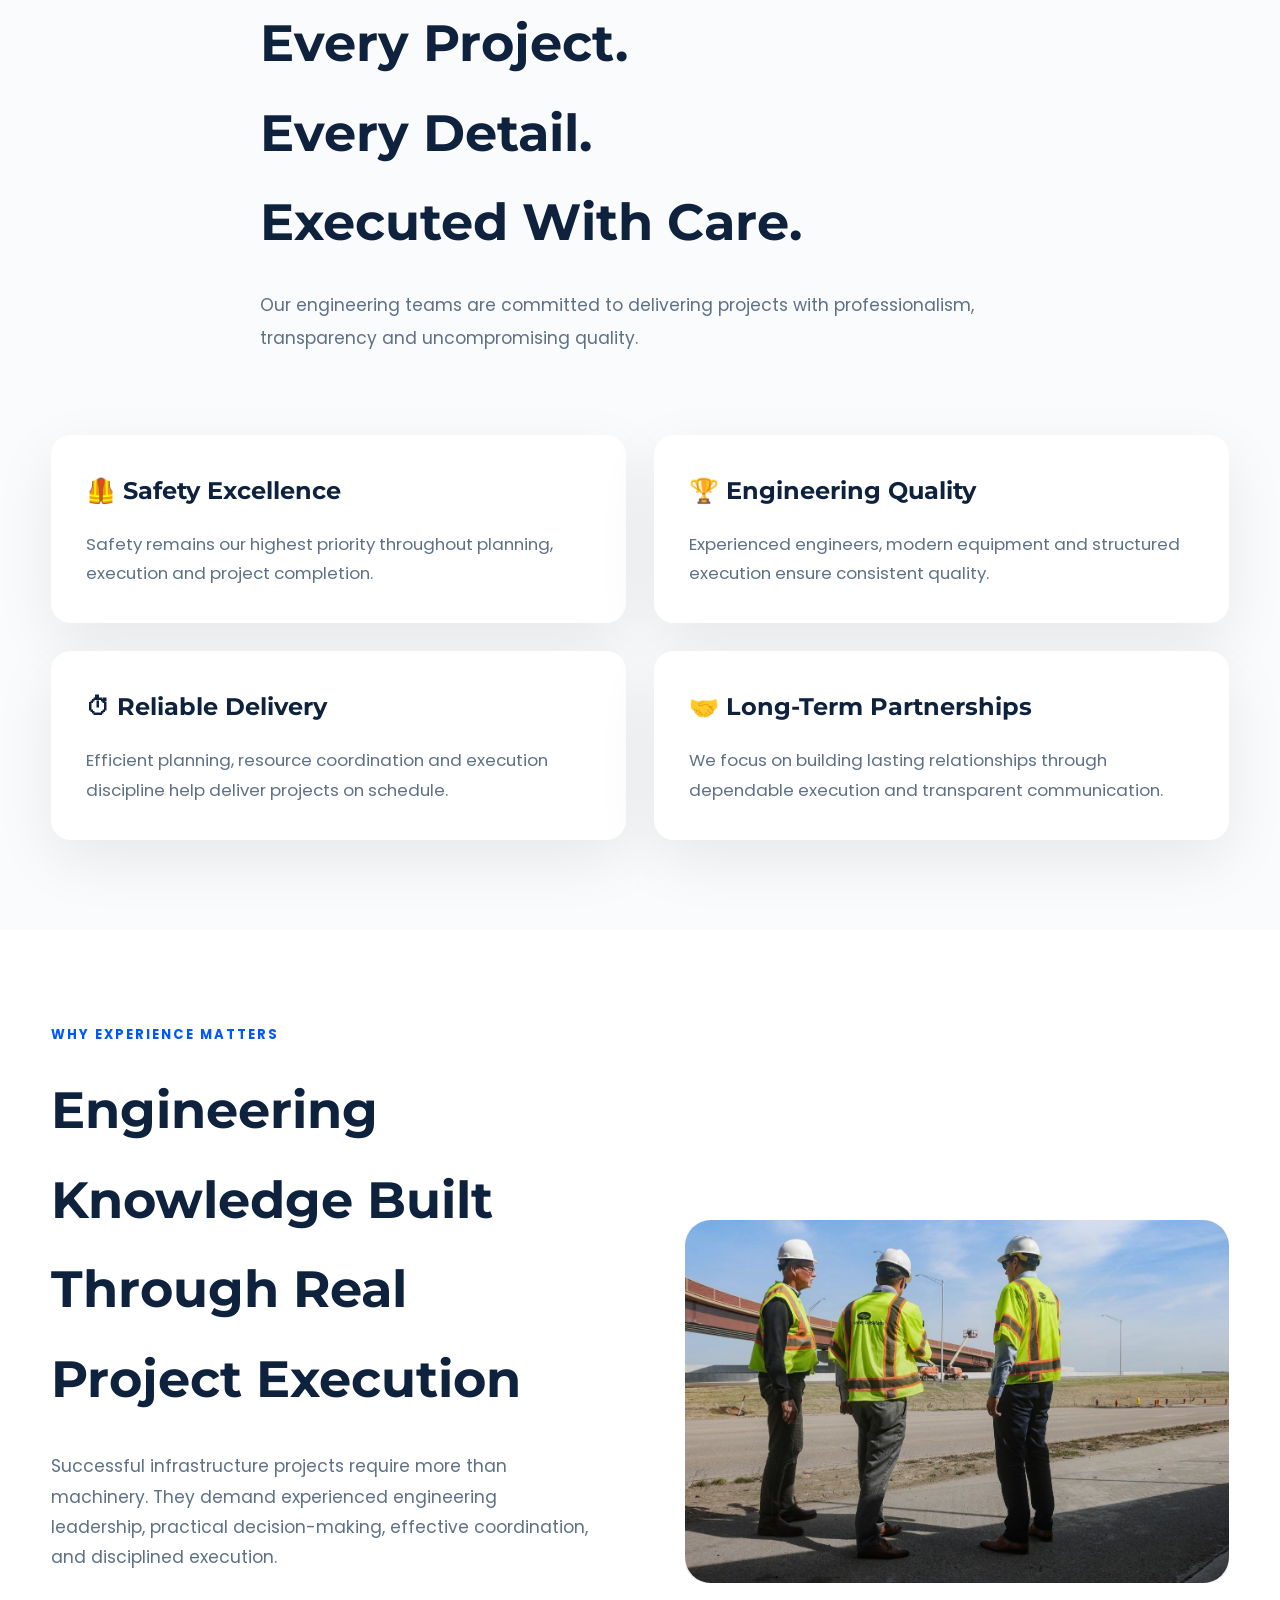
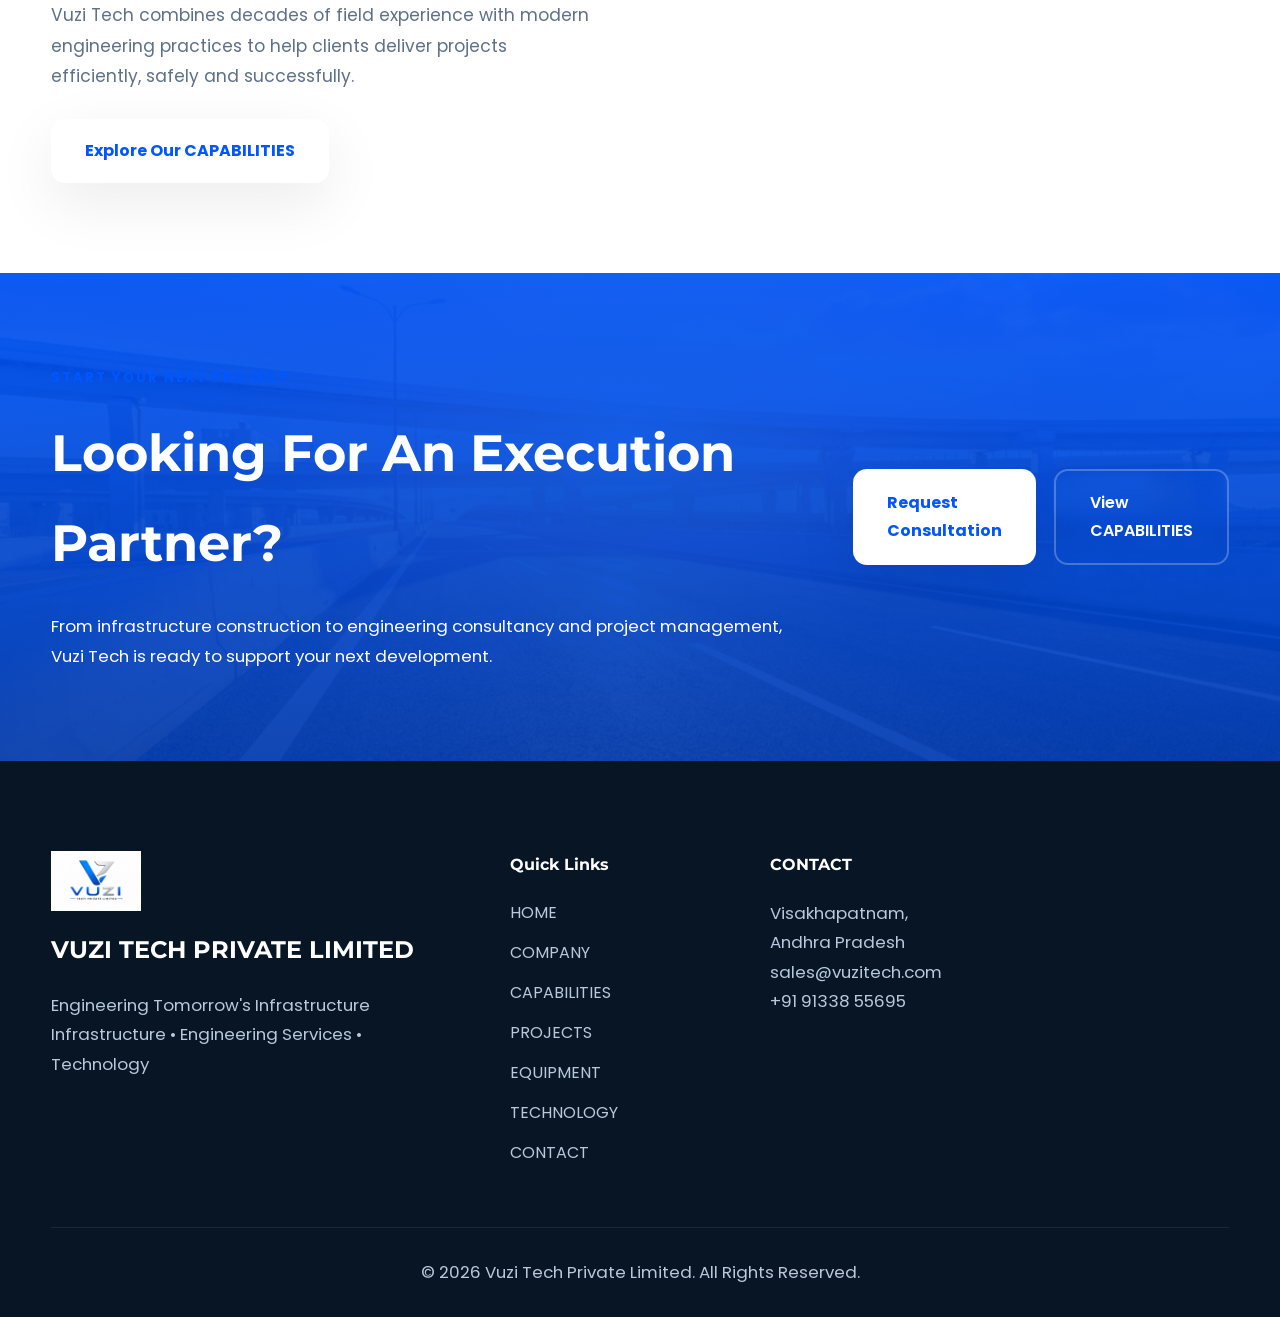
<file: projects.html>
<!DOCTYPE html>
<html lang="en">

<head>

<meta charset="UTF-8">
<meta name="viewport" content="width=device-width, initial-scale=1.0">

<title>Project Experience | Vuzi Tech Private Limited</title>

<meta name="description"
content="Representative infrastructure project experience delivered through decades of engineering leadership in earthmoving, civil construction, water infrastructure, precast construction and engineering services.">

<link rel="preconnect" href="https://fonts.googleapis.com">

<link href="https://fonts.googleapis.com/css2?family=Montserrat:wght@500;600;700;800&family=Poppins:wght@300;400;500;600&display=swap"
rel="stylesheet">

<link rel="stylesheet" href="css/style.css">
<!-- ========================================================= -->
<!-- Browser / Theme -->
<!-- ========================================================= -->

<meta name="theme-color" content="#0057FF">
<meta name="msapplication-TileColor" content="#0057FF">
<meta name="msapplication-config" content="/browserconfig.xml">

<!-- ========================================================= -->
<!-- Web App -->
<!-- ========================================================= -->

<link rel="manifest" href="/site.webmanifest">

<!-- ========================================================= -->
<!-- Favicons -->
<!-- ========================================================= -->

<link rel="icon" href="/favicon.ico" sizes="any">
<link rel="icon" type="image/png" sizes="32x32" href="/favicon-32x32.png">
<link rel="icon" type="image/png" sizes="16x16" href="/favicon-16x16.png">
<link rel="apple-touch-icon" sizes="180x180" href="/apple-touch-icon.png">

<!-- ========================================================= -->
<!-- Google Analytics -->
<!-- ========================================================= -->

<script async
src="https://www.googletagmanager.com/gtag/js?id=G-4G2T6MR773">
</script>

<script>

window.dataLayer = window.dataLayer || [];

function gtag(){
    dataLayer.push(arguments);
}

gtag('js', new Date());

gtag('config', 'G-4G2T6MR773', {

    page_title: document.title,
    page_path: window.location.pathname,

    anonymize_ip: true

});

</script>
</head>

<body>

<header class="header">

<div class="container">

<a href="index.html" class="logo">

<img src="assets/logo/vuzi-logo.png"
alt="Vuzi Tech">

</a>

<nav>

<ul>

<li><a href="index.html">HOME</a></li>

<li><a href="about.html">COMPANY</a></li>

<li><a href="services.html">CAPABILITIES</a></li>

<li><a class="active" href="projects.html">PROJECTS</a></li>

<li><a href="fleet.html">EQUIPMENT</a></li>

<li><a href="technology.html">TECHNOLOGY</a></li>

<li><a href="contact.html">CONTACT</a></li>

</ul>

</nav>

</div>

</header>

<!-- ========================================================= -->
<!-- HERO -->
<!-- ========================================================= -->

<section class="page-hero projects-hero">

<div class="hero-overlay"></div>

<div class="container">

<div class="breadcrumb">

<a href="index.html">HOME</a>

<span>/</span>

Project Experience

</div>

<div class="page-hero-content">

<div class="section-kicker">

PROJECT EXPERIENCE

</div>

<h1>

Engineering Experience<br>

<span>That Delivers Results</span>

</h1>

<p>

Representative infrastructure projects executed through
decades of combined engineering leadership across
earthmoving, civil construction, utility infrastructure,
rock excavation, fabrication and project management.

</p>

</div>

</div>

</section>

<!-- ========================================================= -->
<!-- EXPERIENCE STATS -->
<!-- ========================================================= -->

<section class="stats">

<div class="container stats-grid">

<div class="stat-card">

<h2>70+</h2>

<p>

Years Combined Leadership Experience

</p>

</div>

<div class="stat-card">

<h2>₹120+</h2>

<p>

Crores Project Exposure

</p>

</div>

<div class="stat-card">

<h2>30+</h2>

<p>

Major Infrastructure Assignments

</p>

</div>

<div class="stat-card">

<h2>3</h2>

<p>

Integrated Business Divisions

</p>

</div>

</div>

</section>

<!-- ========================================================= -->
<!-- PROJECT PORTFOLIO INTRO -->
<!-- ========================================================= -->

<section class="featured-section">

<div class="container">

<div class="featured-grid">

<div class="featured-image">

<img
src="assets/projects/project-main.webp"
alt="Infrastructure PROJECTS">

</div>

<div class="featured-content">

<div class="section-kicker">

REPRESENTATIVE PROJECTS

</div>

<h2>

Engineering Experience
Across Diverse Infrastructure PROJECTS

</h2>

<p>

Our leadership team has successfully executed and
supported infrastructure projects across public,
industrial and commercial sectors, ranging from
earthmoving and excavation to complex civil works,
water supply systems and industrial construction.

</p>

<p>

The projects presented here represent the breadth
of engineering expertise and execution capability
that Vuzi Tech brings to every assignment.

</p>

</div>

</div>

</div>

</section>
<!-- ========================================================= -->
<!-- FEATURED PROJECT EXPERIENCE -->
<!-- ========================================================= -->

<section class="projects-showcase">

<div class="container">

<div class="section-heading">

<span>FEATURED PROJECT EXPERIENCE</span>

<h2>

Representative Infrastructure PROJECTS

</h2>

<p>

A selection of projects demonstrating our leadership team's
experience across large-scale infrastructure execution.

</p>

</div>

<!-- ====================================== -->
<!-- PROJECT 1 -->
<!-- ====================================== -->

<div class="project-card">

<div class="project-image">

<img
src="assets/projects/project-earthwork.webp"
alt="Earthmoving Project">

</div>

<div class="project-content">

<div class="project-value">

₹30 Crore Infrastructure Project

</div>

<h3>

Earthmoving & Rock Excavation

</h3>

<p>

Large-scale excavation and rock breaking works supporting
major infrastructure development.

</p>

<div class="project-grid">

<div>

<strong>Scope</strong>

<ul class="service-list">

<li>Bulk Earth Excavation</li>

<li>Controlled Rock Breaking</li>

<li>Site Development</li>

<li>Material Transportation</li>

</ul>

</div>

<div>

<strong>Highlights</strong>

<ul class="service-list">

<li>Duration : 2 Years</li>

<li>Heavy EQUIPMENT Deployment</li>

<li>Large Workforce Coordination</li>

<li>Continuous Project Execution</li>

</ul>

</div>

</div>

</div>

</div>

<!-- ====================================== -->
<!-- PROJECT 2 -->
<!-- ====================================== -->

<div class="project-card reverse">

<div class="project-image">

<img
src="assets/projects/project-rock.webp"
alt="Rock Breaking">

</div>

<div class="project-content">

<div class="project-value">

₹2.25 Crore Project

</div>

<h3>

Excavation & Rock Breaking

</h3>

<p>

Rock excavation and controlled breaking works executed
for infrastructure development under demanding site
conditions.

</p>

<div class="project-grid">

<div>

<strong>Scope</strong>

<ul class="service-list">

<li>Rock Breaking</li>

<li>Excavation</li>

<li>Loading & Disposal</li>

<li>Site Preparation</li>

</ul>

</div>

<div>

<strong>Highlights</strong>

<ul class="service-list">

<li>Duration : 4 Months</li>

<li>Specialized EQUIPMENT</li>

<li>Safe Execution</li>

<li>Quality Delivery</li>

</ul>

</div>

</div>

</div>

</div>

<!-- ====================================== -->
<!-- PROJECT 3 -->
<!-- ====================================== -->

<div class="project-card">

<div class="project-image">

<img
src="assets/projects/project-cellar.webp"
alt="Cellar Rock Breaking">

</div>

<div class="project-content">

<div class="project-value">

₹55 Lakh Project

</div>

<h3>

Cellar Rock Breaking Works

</h3>

<p>

Controlled rock excavation for deep cellar construction
with strict safety and project schedule requirements.

</p>

<div class="project-grid">

<div>

<strong>Scope</strong>

<ul class="service-list">

<li>Controlled Rock Breaking</li>

<li>Excavation</li>

<li>Material Disposal</li>

<li>Site Clearance</li>

</ul>

</div>

<div>

<strong>Highlights</strong>

<ul class="service-list">

<li>Duration : 3 Months</li>

<li>Urban Site Conditions</li>

<li>Precision Execution</li>

<li>Timely Completion</li>

</ul>

</div>

</div>

</div>

</div>

</div>

</section>
<!-- ========================================================= -->
<!-- PROJECT CATEGORIES -->
<!-- ========================================================= -->

<section class="industries-section">

<div class="container">

<div class="section-heading">

<span>PROJECT CATEGORIES</span>

<h2>

Engineering Experience Across Multiple Sectors

</h2>

<p>

Our project experience spans infrastructure development,
industrial construction, utility works and engineering support
services across diverse sectors.

</p>

</div>

<div class="industry-grid">

<div class="industry-card">

🚜

<h3>

Earthmoving & Excavation

</h3>

</div>

<div class="industry-card">

⛰

<h3>

Rock Breaking

</h3>

</div>

<div class="industry-card">

🏗

<h3>

Civil Construction

</h3>

</div>

<div class="industry-card">

🚰

<h3>

Water Infrastructure

</h3>

</div>

<div class="industry-card">

🧱

<h3>

Precast Construction

</h3>

</div>

<div class="industry-card">

⚙

<h3>

Structural Fabrication

</h3>

</div>

<div class="industry-card">

📐

<h3>

Engineering Consultancy

</h3>

</div>

<div class="industry-card">

📋

<h3>

Project Advisory

</h3>

</div>

</div>

</div>

</section>

<!-- ========================================================= -->
<!-- EXECUTION METHODOLOGY -->
<!-- ========================================================= -->

<section class="process-section">

<div class="container">

<div class="section-heading">

<span>PROJECT EXECUTION</span>

<h2>

Our Proven Delivery Methodology

</h2>

<p>

Every successful project follows a structured execution framework
that emphasizes planning, quality, safety and client communication.

</p>

</div>

<div class="process-grid">

<div class="process-card">

<div class="process-number">01</div>

<h3>Project Assessment</h3>

<p>

Understanding client objectives,
site conditions,
technical drawings
and project risks.

</p>

</div>

<div class="process-card">

<div class="process-number">02</div>

<h3>Planning & Mobilization</h3>

<p>

Resource allocation,
equipment planning,
engineering review
and project scheduling.

</p>

</div>

<div class="process-card">

<div class="process-number">03</div>

<h3>Execution</h3>

<p>

Efficient deployment of
equipment,
engineering teams
and construction resources.

</p>

</div>

<div class="process-card">

<div class="process-number">04</div>

<h3>Quality Control</h3>

<p>

Continuous inspection,
testing,
documentation
and compliance monitoring.

</p>

</div>

<div class="process-card">

<div class="process-number">05</div>

<h3>Safety Management</h3>

<p>

Strict adherence to
site safety standards,
risk mitigation
and environmental compliance.

</p>

</div>

<div class="process-card">

<div class="process-number">06</div>

<h3>Project Completion</h3>

<p>

Successful delivery,
handover,
documentation
and client satisfaction.

</p>

</div>

</div>

</div>

</section>

<!-- ========================================================= -->
<!-- PROJECT GALLERY -->
<!-- ========================================================= -->

<section class="gallery-section">

<div class="container">

<div class="section-heading">

<span>EXECUTION GALLERY</span>

<h2>

Engineering In Action

</h2>

<p>

A glimpse into the engineering, equipment and execution
behind successful infrastructure projects.

</p>

</div>

<div class="gallery-grid">

<img src="assets/projects/gallery-1.webp" alt="Infrastructure Project">

<img src="assets/projects/gallery-2.webp" alt="Earthmoving">

<img src="assets/projects/gallery-3.webp" alt="Excavation">

<img src="assets/projects/gallery-4.webp" alt="Civil Construction">

<img src="assets/projects/gallery-5.webp" alt="Rock Breaking">

<img src="assets/projects/gallery-6.webp" alt="Heavy EQUIPMENT">

</div>

</div>

</section>
<!-- ========================================================= -->
<!-- OUR PROJECT COMMITMENT -->
<!-- ========================================================= -->

<section class="commitment-section">

<div class="container">

<div class="section-heading">

<span>OUR COMMITMENT</span>

<h2>

Every Project.<br>
Every Detail.<br>
Executed With Care.

</h2>

<p>

Our engineering teams are committed to delivering projects
with professionalism, transparency and uncompromising quality.

</p>

</div>

<div class="commitment-grid">

<div class="commitment-card">

<h3>

🦺 Safety Excellence

</h3>

<p>

Safety remains our highest priority throughout
planning, execution and project completion.

</p>

</div>

<div class="commitment-card">

<h3>

🏆 Engineering Quality

</h3>

<p>

Experienced engineers,
modern equipment
and structured execution
ensure consistent quality.

</p>

</div>

<div class="commitment-card">

<h3>

⏱ Reliable Delivery

</h3>

<p>

Efficient planning,
resource coordination
and execution discipline
help deliver projects on schedule.

</p>

</div>

<div class="commitment-card">

<h3>

🤝 Long-Term Partnerships

</h3>

<p>

We focus on building lasting
relationships through dependable
execution and transparent communication.

</p>

</div>

</div>

</div>

</section>

<!-- ========================================================= -->
<!-- WHY EXPERIENCE MATTERS -->
<!-- ========================================================= -->

<section class="featured-section light">

<div class="container">

<div class="featured-grid reverse">

<div class="featured-content">

<div class="section-kicker">

WHY EXPERIENCE MATTERS

</div>

<h2>

Engineering Knowledge
Built Through
Real Project Execution

</h2>

<p>

Successful infrastructure projects require more than machinery.
They demand experienced engineering leadership,
practical decision-making,
effective coordination,
and disciplined execution.

</p>

<p>

Vuzi Tech combines decades of field experience with
modern engineering practices to help clients
deliver projects efficiently,
safely and successfully.

</p>

<a
href="services.html"
class="btn-primary">

Explore Our CAPABILITIES

</a>

</div>

<div class="featured-image">

<img
src="assets/projects/project-experience.webp"
alt="Project Experience">

</div>

</div>

</div>

</section>

<!-- ========================================================= -->
<!-- CTA -->
<!-- ========================================================= -->

<section class="cta-banner">

<div class="container">

<div class="cta-content">

<div>

<div class="section-kicker">

START YOUR NEXT PROJECT

</div>

<h2>

Looking For An
Execution Partner?

</h2>

<p>

From infrastructure construction
to engineering consultancy
and project management,
Vuzi Tech is ready to support
your next development.

</p>

</div>

<div class="cta-buttons">

<a
href="contact.html"
class="btn-primary">

Request Consultation

</a>

<a
href="services.html"
class="btn-secondary">

View CAPABILITIES

</a>

</div>

</div>

</div>

</section>

<!-- ========================================================= -->
<!-- FOOTER -->
<!-- ========================================================= -->

<footer>

<div class="container">

<div class="footer-grid">

<div>

<img
src="assets/logo/vuzi-logo.png"
alt="Vuzi Logo"
style="width:90px;margin-bottom:18px;">

<h3>

VUZI TECH PRIVATE LIMITED

</h3>

<p>

Engineering Tomorrow's Infrastructure

</p>

<p>

Infrastructure • Engineering Services • Technology

</p>

</div>

<div>

<h4>

Quick Links

</h4>

<ul>

<li><a href="index.html">HOME</a></li>

<li><a href="about.html">COMPANY</a></li>

<li><a href="services.html">CAPABILITIES</a></li>

<li><a href="projects.html">PROJECTS</a></li>

<li><a href="fleet.html">EQUIPMENT</a></li>

<li><a href="technology.html">TECHNOLOGY</a></li>

<li><a href="contact.html">CONTACT</a></li>

</ul>

</div>

<div>

<h4>

CONTACT

</h4>

<p>

Visakhapatnam, Andhra Pradesh

</p>

<p>

sales@vuzitech.com

</p>

<p>

+91 91338 55695

</p>

</div>

</div>

<div class="footer-bottom">

<p>

© 2026 Vuzi Tech Private Limited.
All Rights Reserved.

</p>

</div>

</div>

</footer>

<script src="js/main.js"></script>

</body>

</html>
</file>
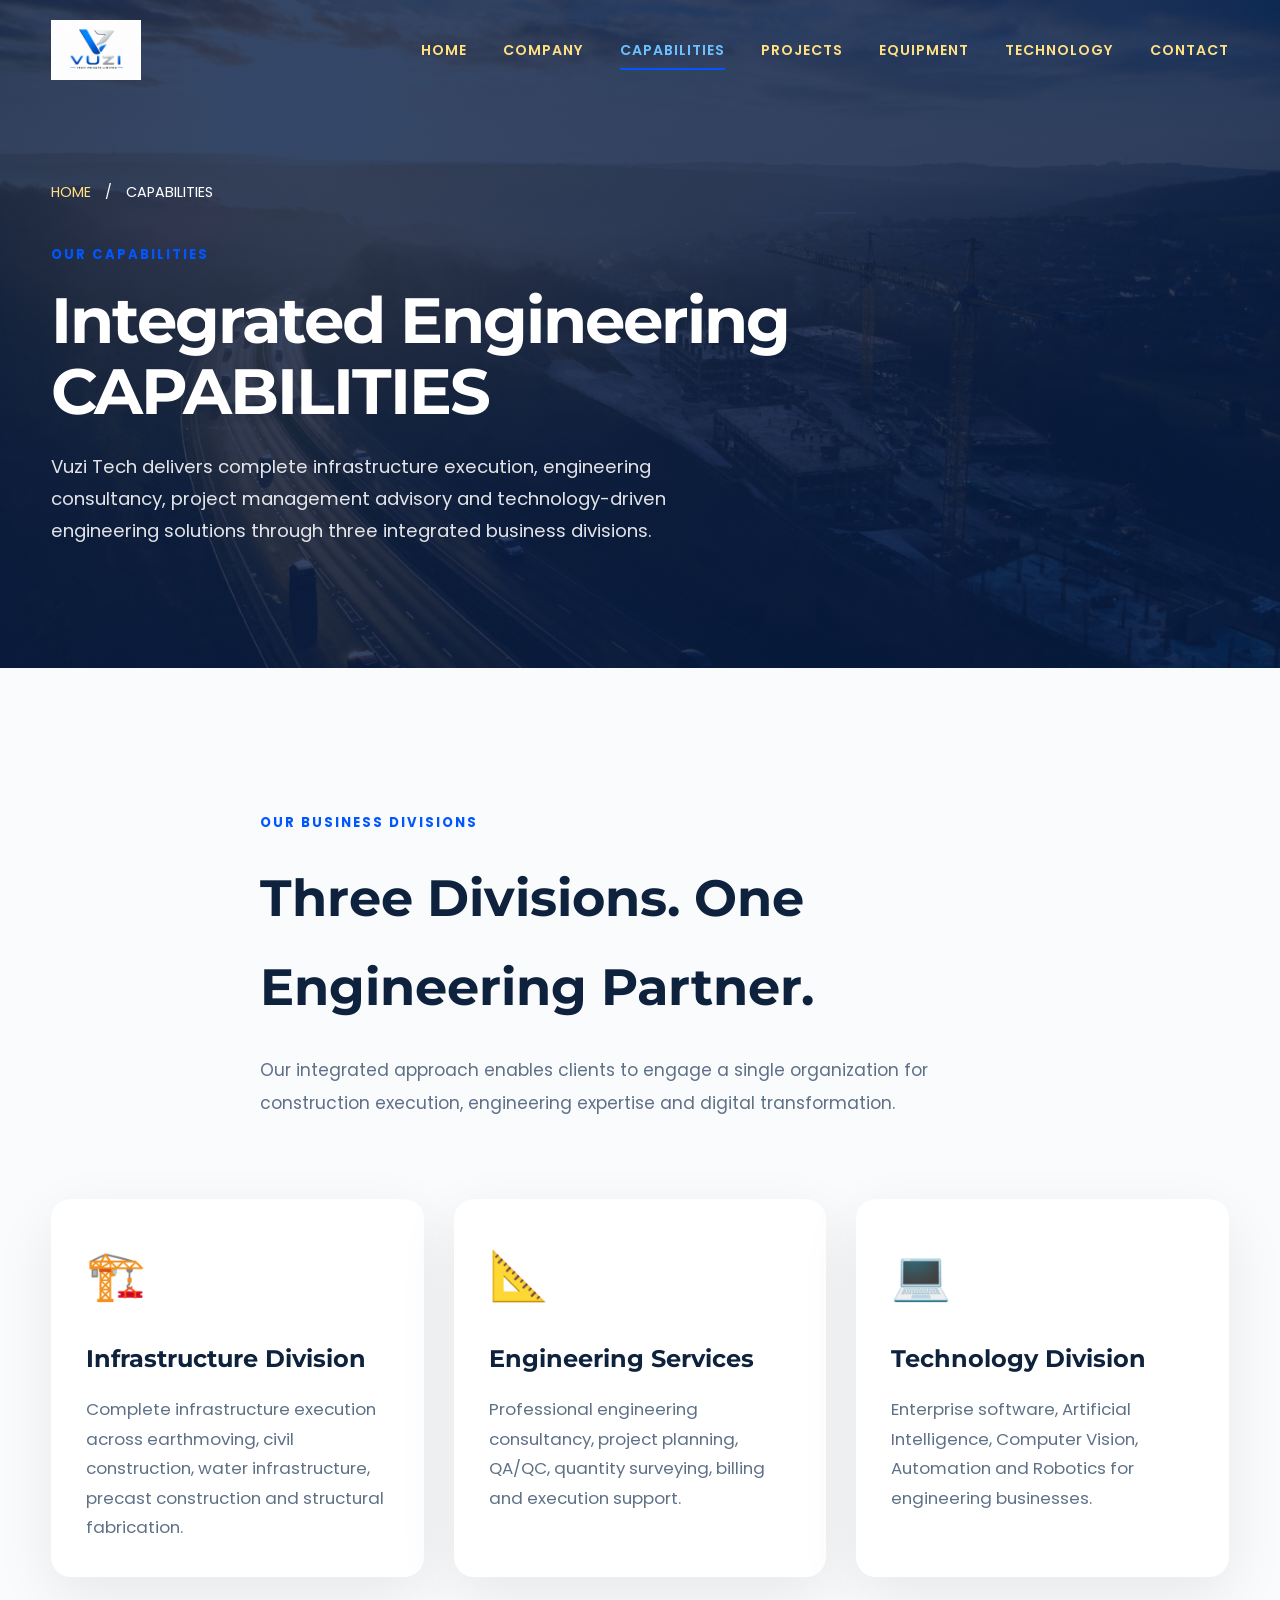
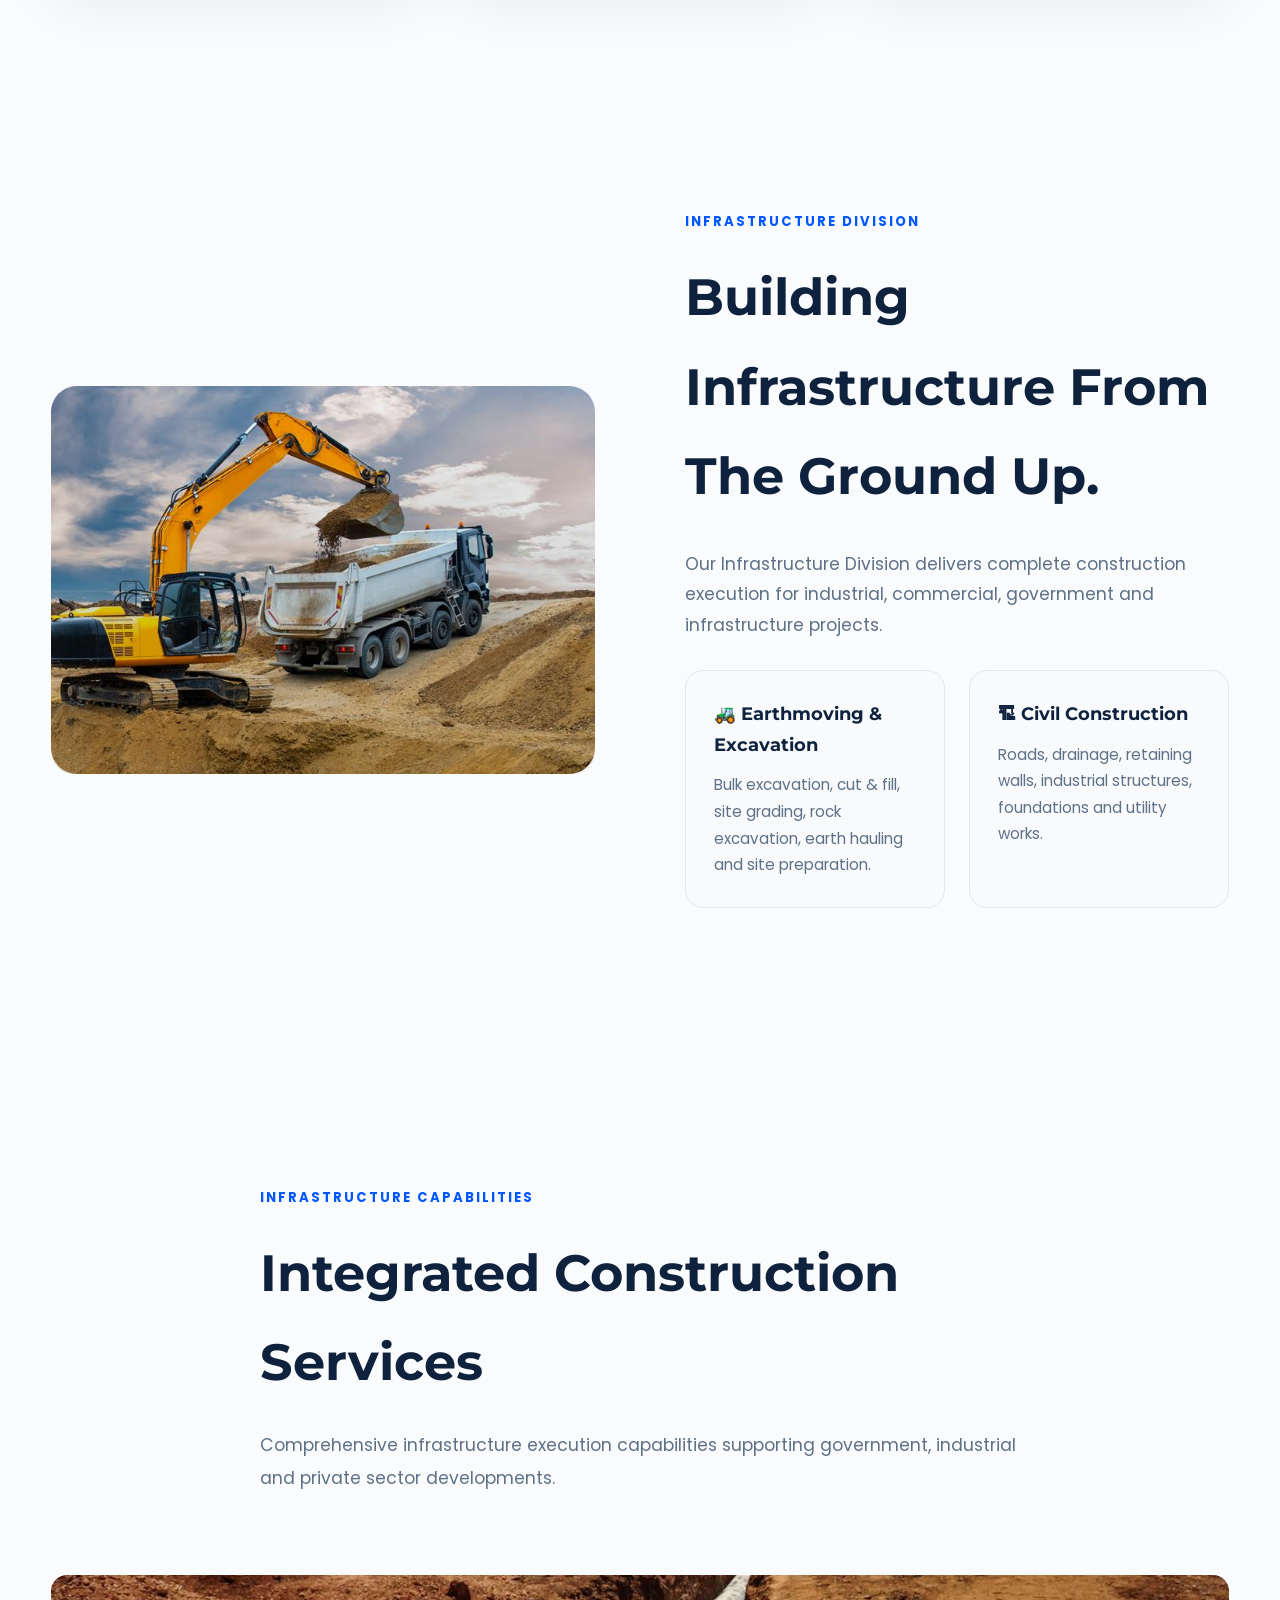
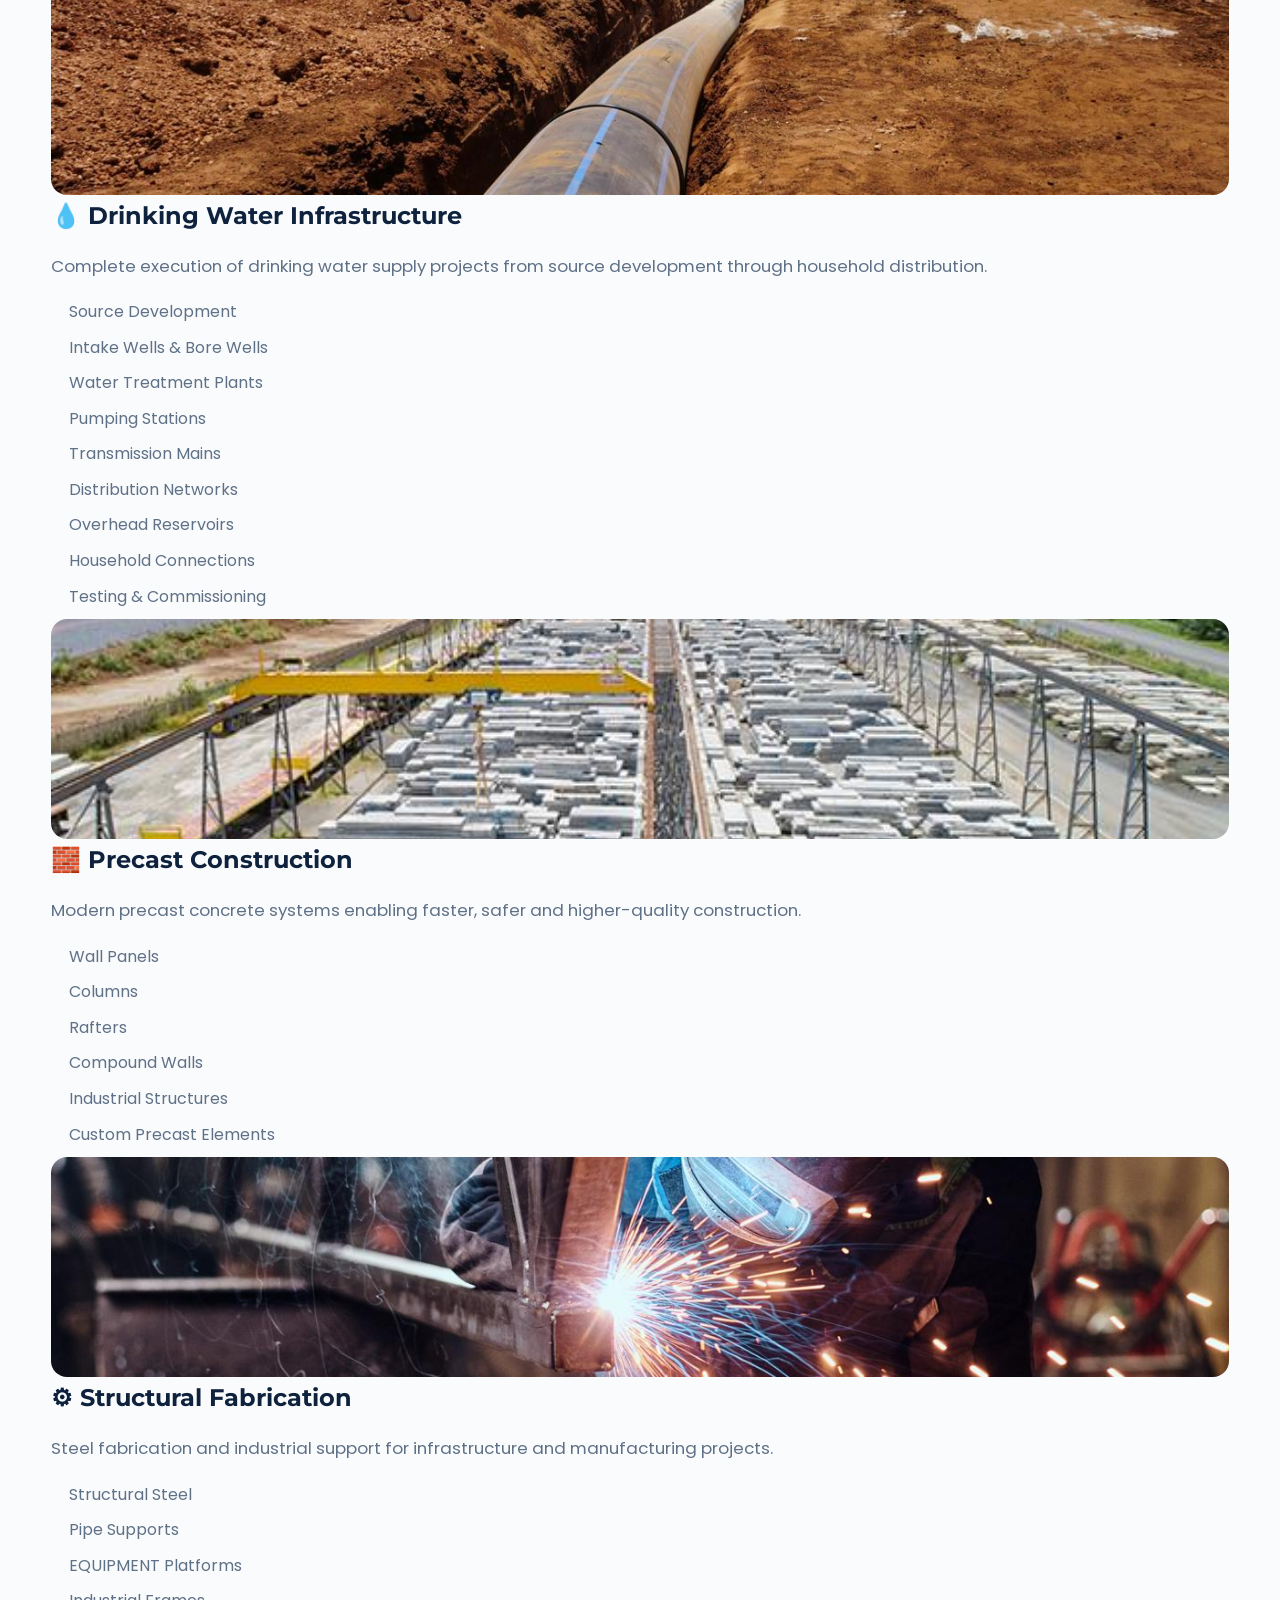
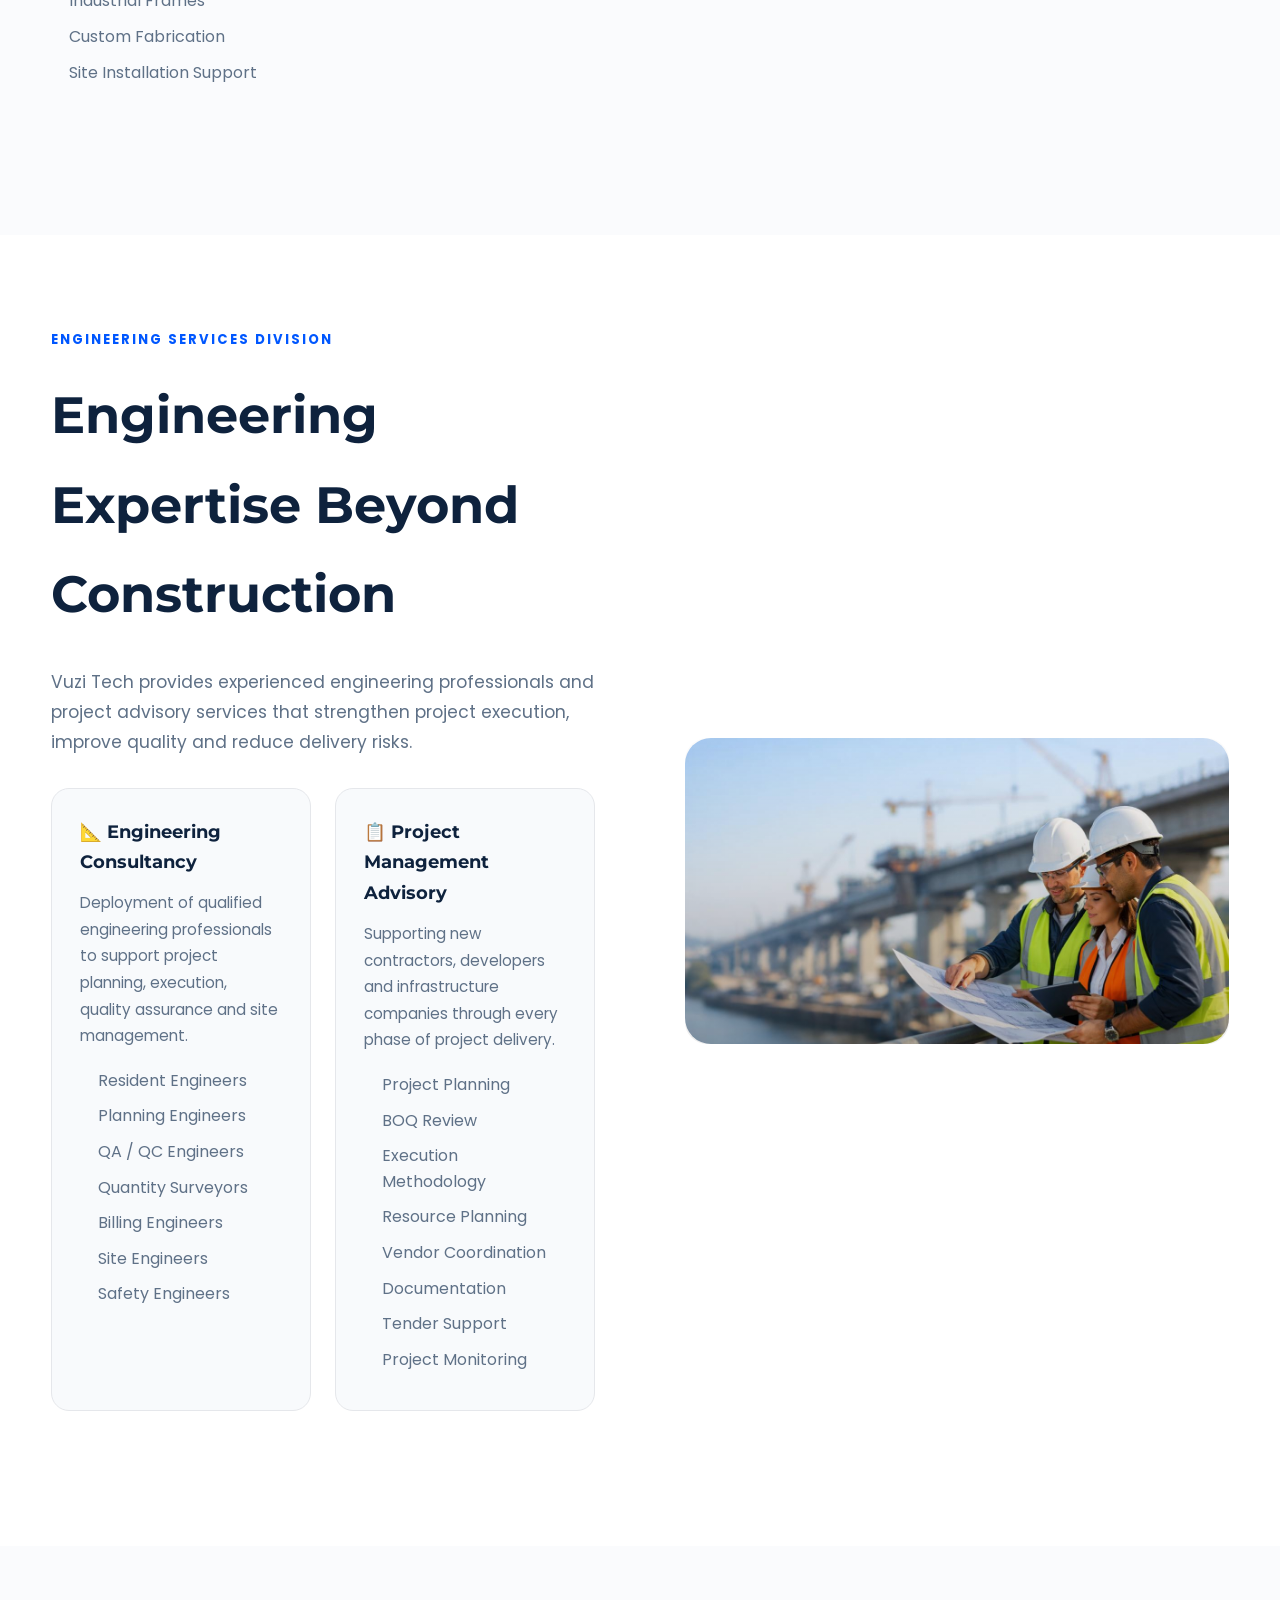
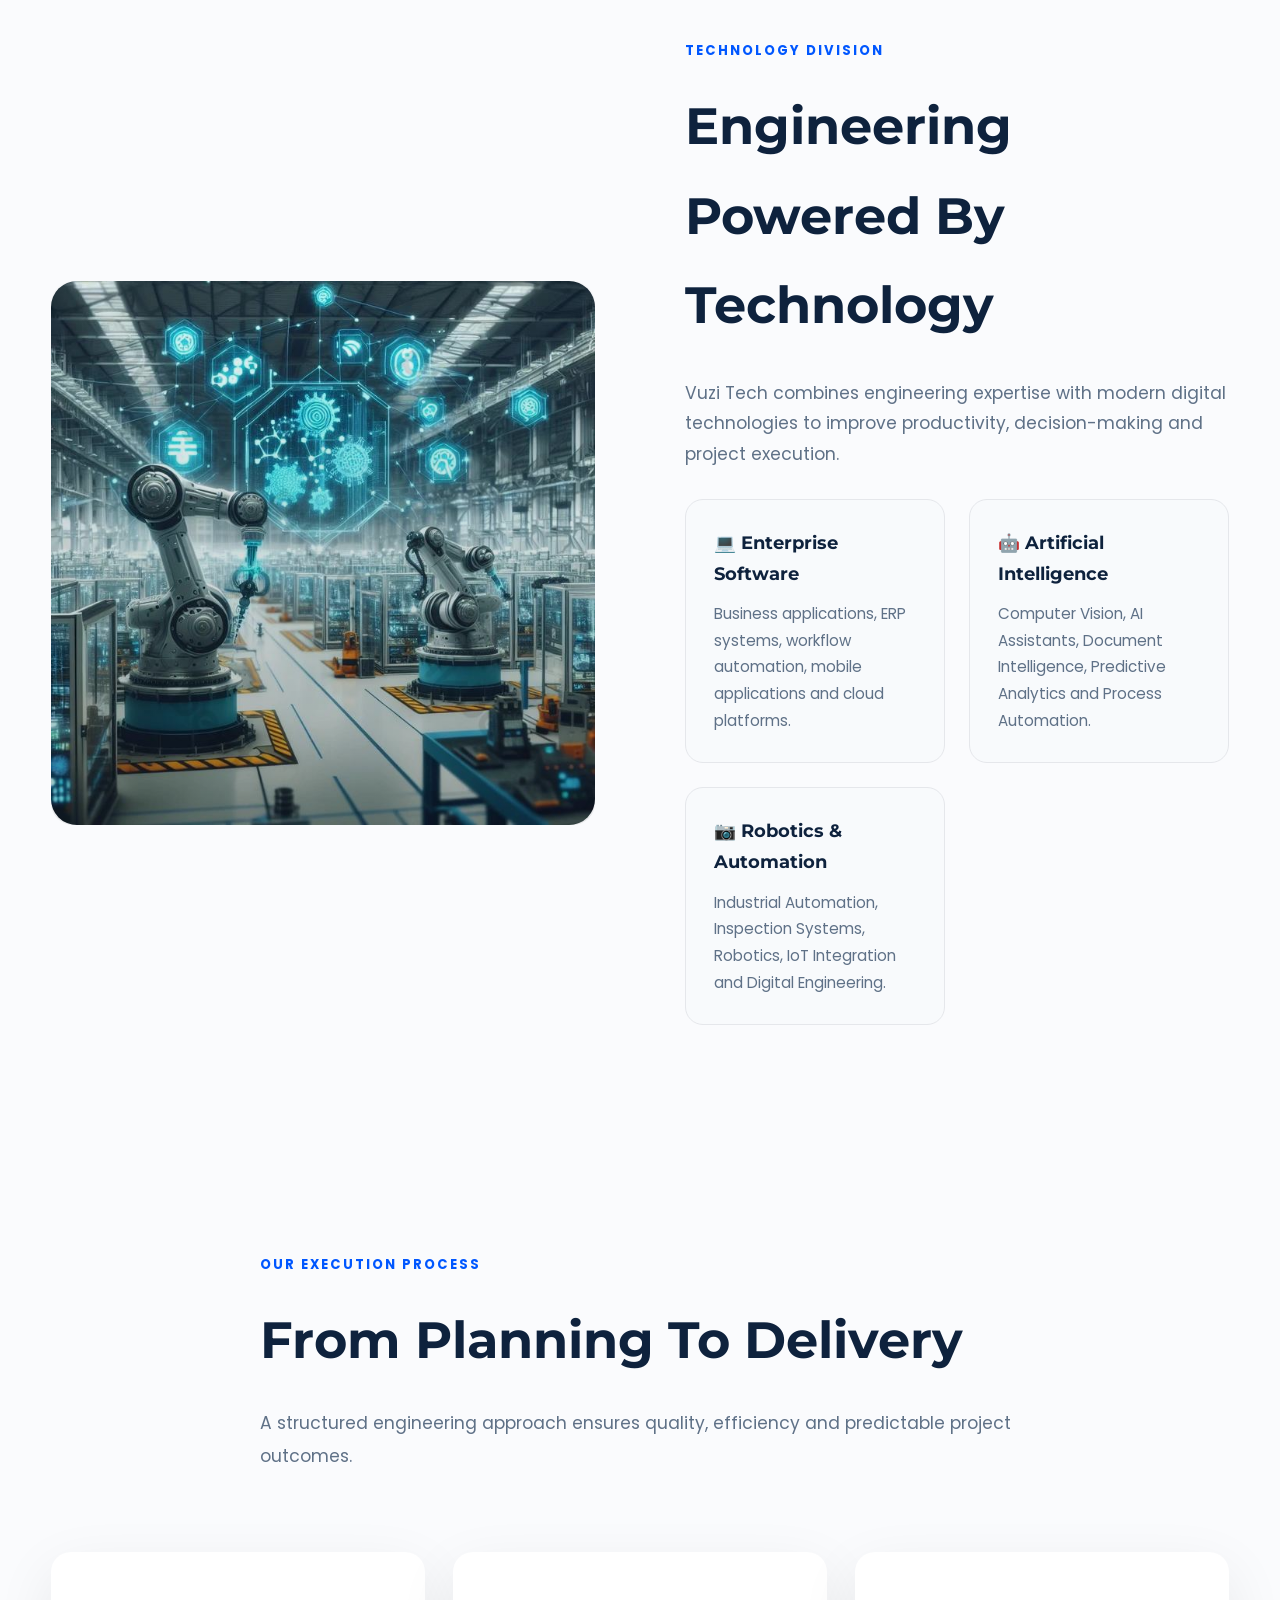
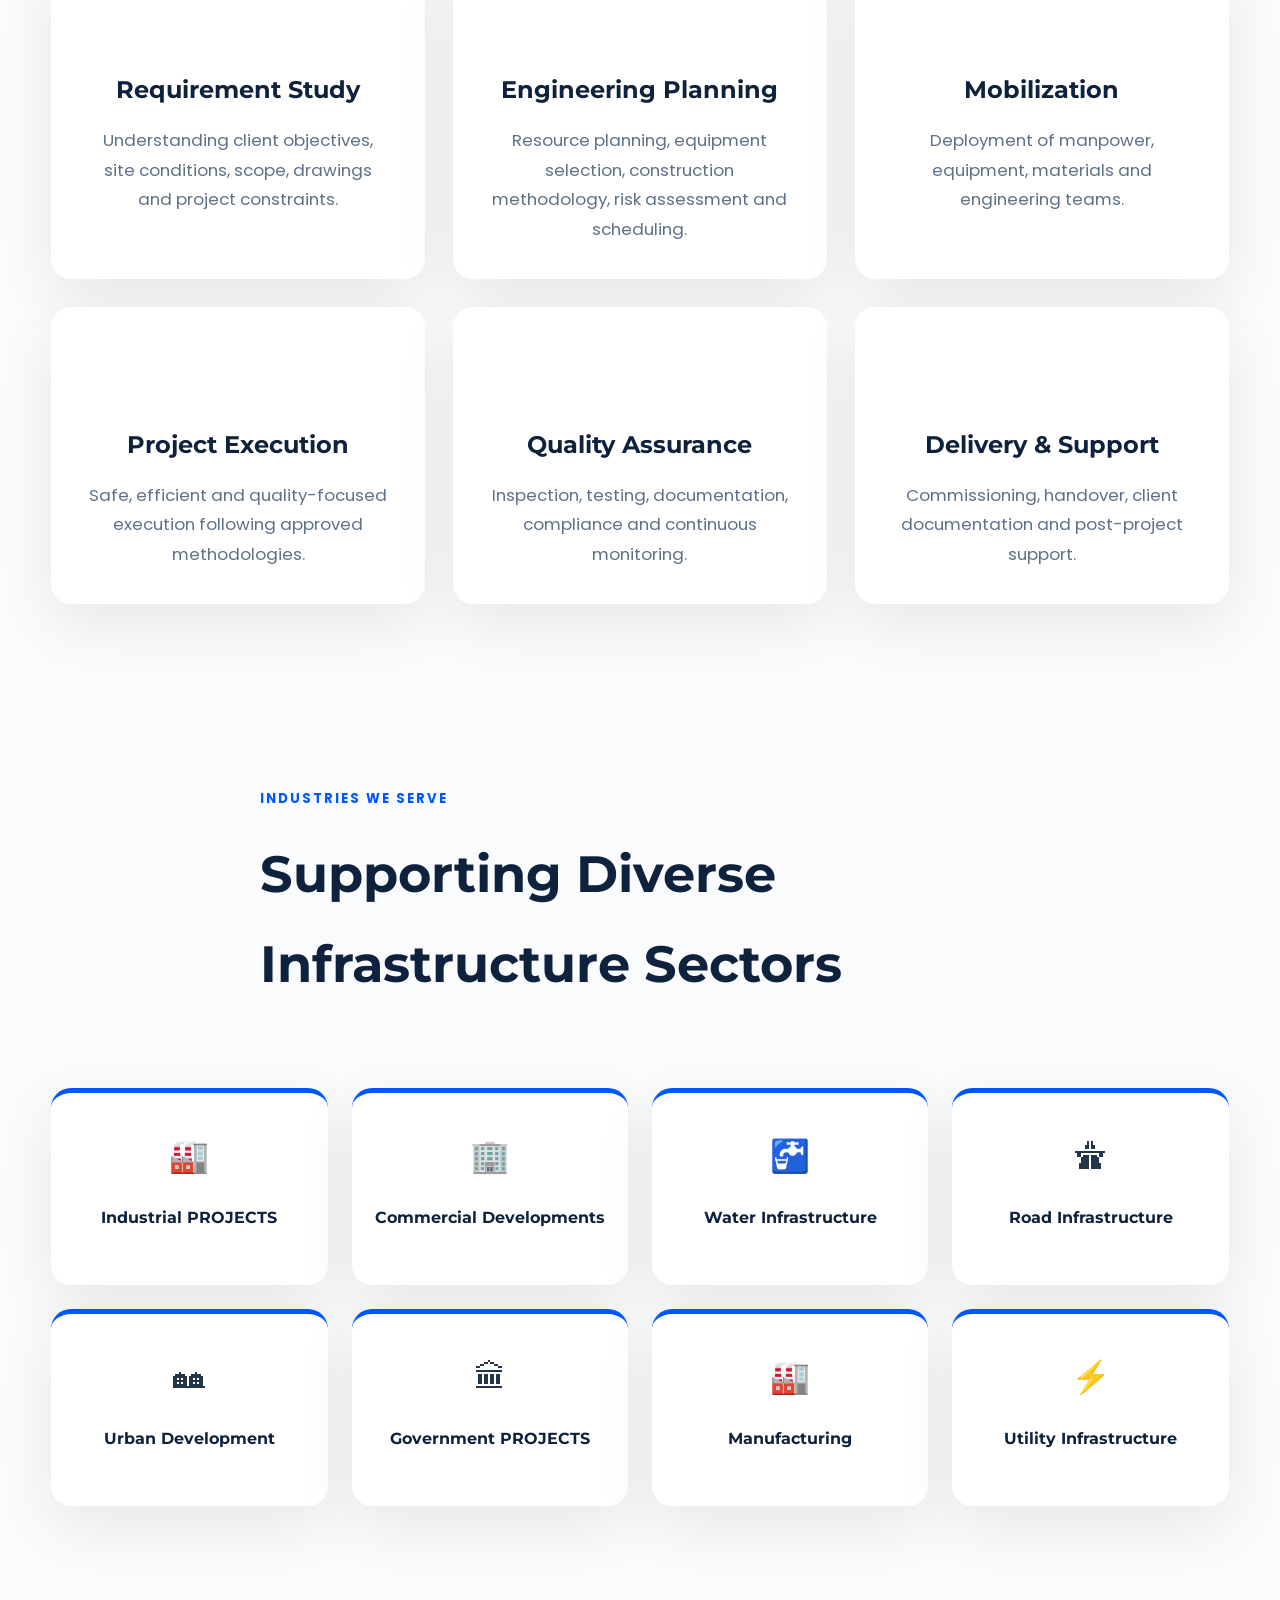
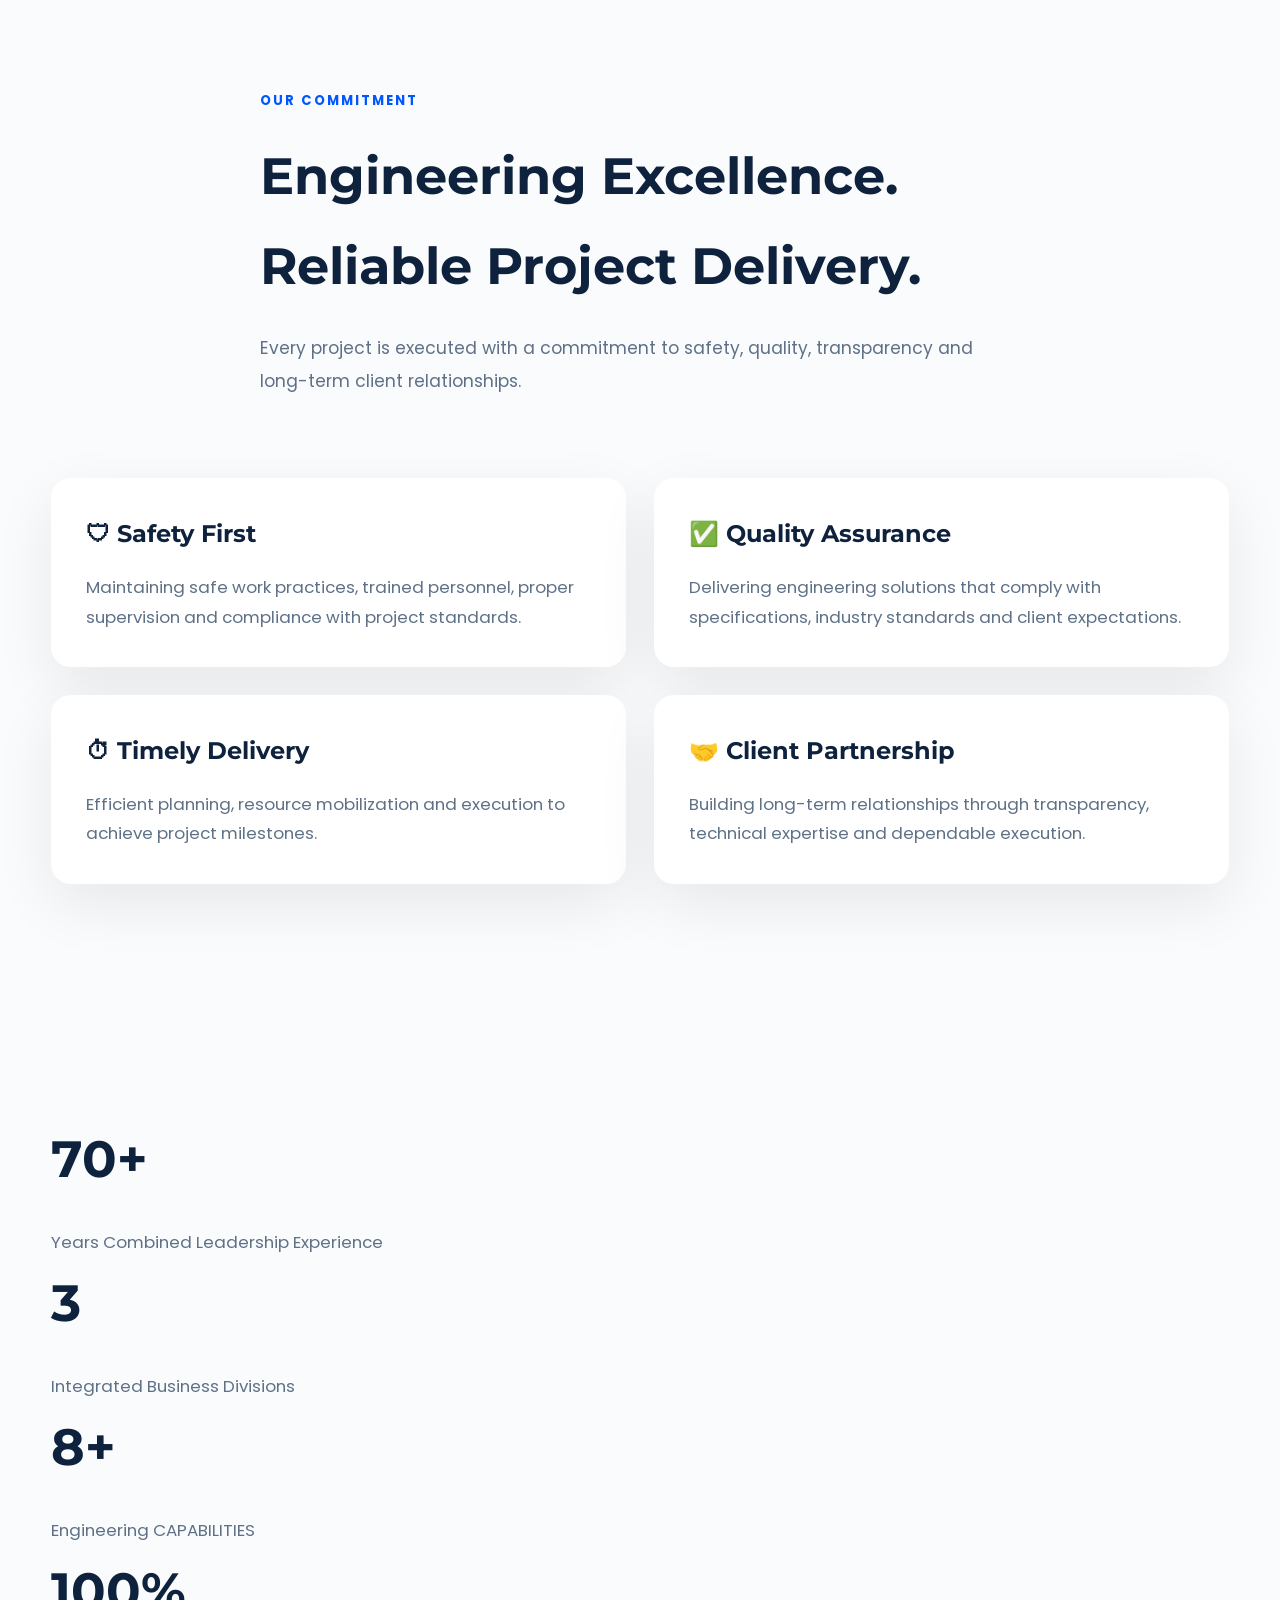
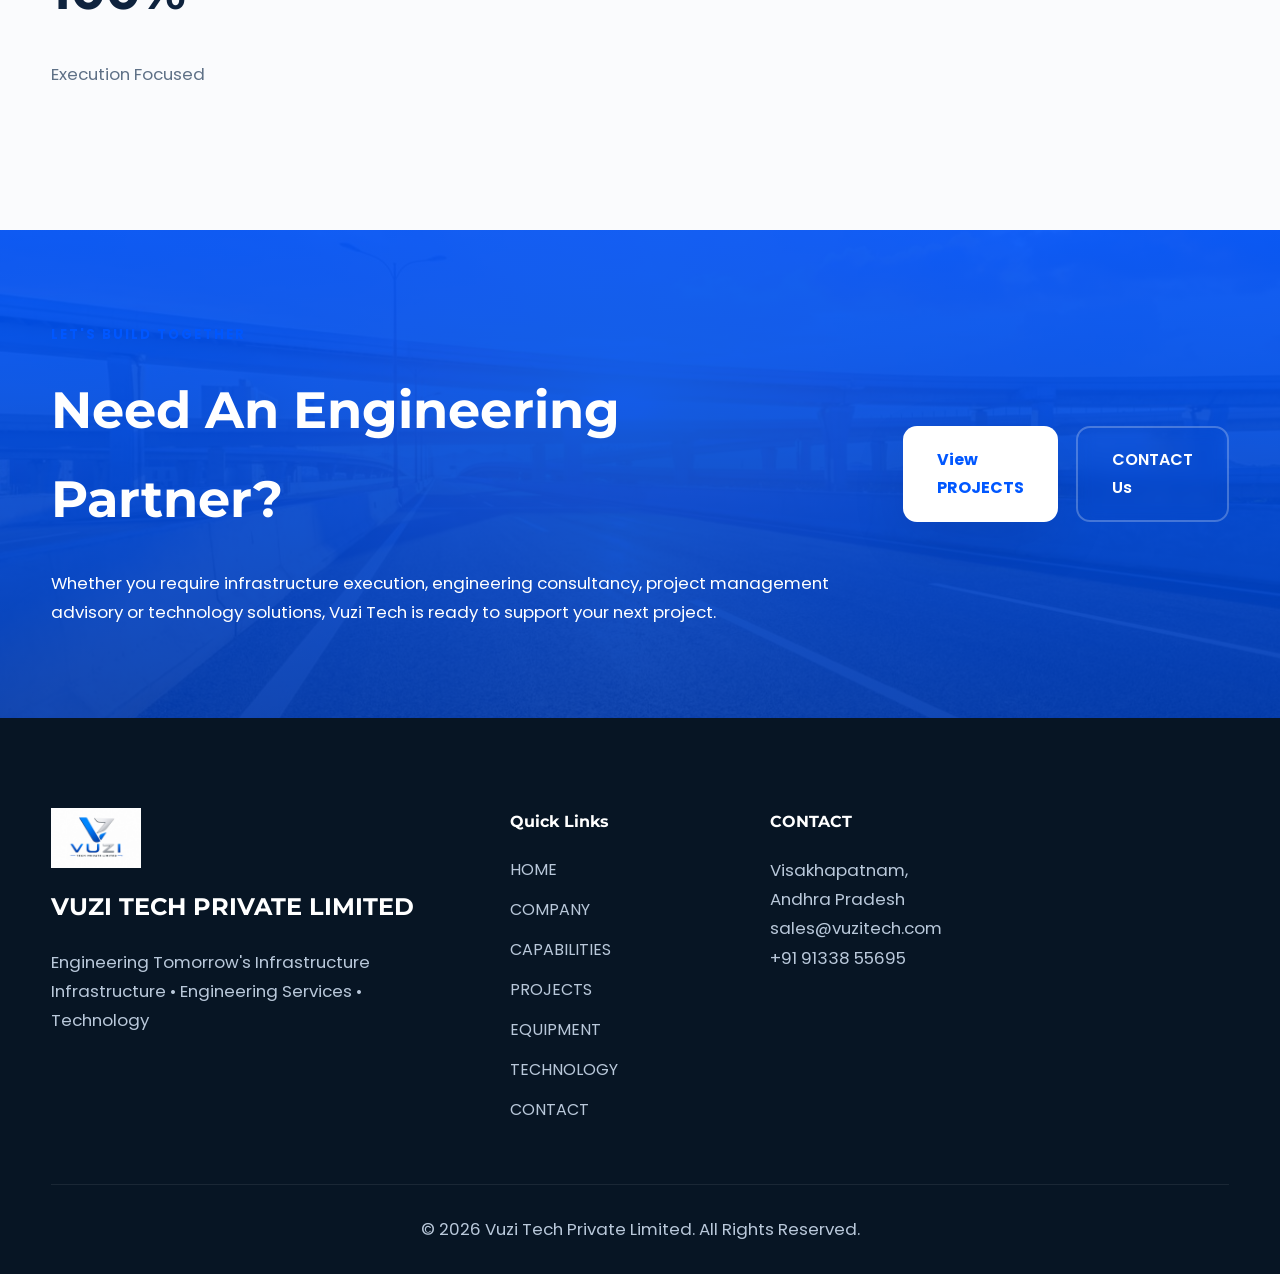
<file: services.html>
<!DOCTYPE html>
<html lang="en">

<head>

<meta charset="UTF-8">
<meta name="viewport" content="width=device-width, initial-scale=1.0">

<title>CAPABILITIES | Vuzi Tech Private Limited</title>

<meta name="description"
content="Integrated infrastructure execution, engineering consultancy, project management advisory and technology solutions by Vuzi Tech Private Limited.">

<link rel="preconnect" href="https://fonts.googleapis.com">

<link href="https://fonts.googleapis.com/css2?family=Montserrat:wght@500;600;700;800&family=Poppins:wght@300;400;500;600&display=swap"
rel="stylesheet">

<link rel="stylesheet" href="css/style.css">
<!-- ========================================================= -->
<!-- Browser / Theme -->
<!-- ========================================================= -->

<meta name="theme-color" content="#0057FF">
<meta name="msapplication-TileColor" content="#0057FF">
<meta name="msapplication-config" content="/browserconfig.xml">

<!-- ========================================================= -->
<!-- Web App -->
<!-- ========================================================= -->

<link rel="manifest" href="/site.webmanifest">

<!-- ========================================================= -->
<!-- Favicons -->
<!-- ========================================================= -->

<link rel="icon" href="/favicon.ico" sizes="any">
<link rel="icon" type="image/png" sizes="32x32" href="/favicon-32x32.png">
<link rel="icon" type="image/png" sizes="16x16" href="/favicon-16x16.png">
<link rel="apple-touch-icon" sizes="180x180" href="/apple-touch-icon.png">

<!-- ========================================================= -->
<!-- Google Analytics -->
<!-- ========================================================= -->

<script async
src="https://www.googletagmanager.com/gtag/js?id=G-4G2T6MR773">
</script>

<script>

window.dataLayer = window.dataLayer || [];

function gtag(){
    dataLayer.push(arguments);
}

gtag('js', new Date());

gtag('config', 'G-4G2T6MR773', {

    page_title: document.title,
    page_path: window.location.pathname,

    anonymize_ip: true

});

</script>
</head>

<body>

<header class="header">

<div class="container">

<a href="index.html" class="logo">

<img src="assets/logo/vuzi-logo.png"
alt="Vuzi Tech">

</a>

<nav>

<ul>

<li><a href="index.html">HOME</a></li>

<li><a href="about.html">COMPANY</a></li>

<li><a class="active" href="services.html">CAPABILITIES</a></li>

<li><a href="projects.html">PROJECTS</a></li>

<li><a href="fleet.html">EQUIPMENT</a></li>

<li><a href="technology.html">TECHNOLOGY</a></li>

<li><a href="contact.html">CONTACT</a></li>

</ul>

</nav>

</div>

</header>

<!-- ========================================================= -->
<!-- HERO -->
<!-- ========================================================= -->

<section class="page-hero capabilities-hero">

<div class="hero-overlay"></div>

<div class="container">

<div class="breadcrumb">

<a href="index.html">HOME</a>

<span>/</span>

CAPABILITIES

</div>

<div class="page-hero-content">

<div class="section-kicker">

OUR CAPABILITIES

</div>

<h1>

Integrated Engineering<br>

<span>CAPABILITIES</span>

</h1>

<p>

Vuzi Tech delivers complete infrastructure execution,
engineering consultancy,
project management advisory
and technology-driven engineering solutions through
three integrated business divisions.

</p>

</div>

</div>

</section>

<!-- ========================================================= -->
<!-- BUSINESS DIVISIONS -->
<!-- ========================================================= -->

<section class="business-overview">

<div class="container">

<div class="section-heading">

<span>OUR BUSINESS DIVISIONS</span>

<h2>

Three Divisions.
One Engineering Partner.

</h2>

<p>

Our integrated approach enables clients to engage a
single organization for construction execution,
engineering expertise and digital transformation.

</p>

</div>

<div class="division-cards">

<div class="division-card">

<div class="division-icon">

🏗️

</div>

<h3>

Infrastructure Division

</h3>

<p>

Complete infrastructure execution across
earthmoving,
civil construction,
water infrastructure,
precast construction
and structural fabrication.

</p>

</div>

<div class="division-card">

<div class="division-icon">

📐

</div>

<h3>

Engineering Services

</h3>

<p>

Professional engineering consultancy,
project planning,
QA/QC,
quantity surveying,
billing
and execution support.

</p>

</div>

<div class="division-card">

<div class="division-icon">

💻

</div>

<h3>

Technology Division

</h3>

<p>

Enterprise software,
Artificial Intelligence,
Computer Vision,
Automation
and Robotics
for engineering businesses.

</p>

</div>

</div>

</div>

</section>

<!-- ========================================================= -->
<!-- INFRASTRUCTURE DIVISION -->
<!-- ========================================================= -->

<section class="featured-section">

<div class="container">

<div class="featured-grid">

<div class="featured-image">

<img
src="assets/services/earthmoving.webp"
alt="Infrastructure Division">

</div>

<div class="featured-content">

<div class="section-kicker">

INFRASTRUCTURE DIVISION

</div>

<h2>

Building Infrastructure
From The Ground Up.

</h2>

<p>

Our Infrastructure Division delivers complete
construction execution for industrial,
commercial,
government
and infrastructure projects.

</p>

<div class="capability-grid">

<div class="capability">

<h4>

🚜 Earthmoving & Excavation

</h4>

<p>

Bulk excavation,
cut & fill,
site grading,
rock excavation,
earth hauling
and site preparation.

</p>

</div>

<div class="capability">

<h4>

🏗 Civil Construction

</h4>

<p>

Roads,
drainage,
retaining walls,
industrial structures,
foundations
and utility works.

</p>

</div>

</div>

</div>

</div>

</div>

</section>

<!-- ========================================================= -->
<!-- INFRASTRUCTURE CAPABILITIES -->
<!-- ========================================================= -->

<section class="services-preview">

<div class="container">

<div class="section-heading">

<span>INFRASTRUCTURE CAPABILITIES</span>

<h2>

Integrated Construction Services

</h2>

<p>

Comprehensive infrastructure execution capabilities supporting
government, industrial and private sector developments.

</p>

</div>

<div class="service-grid">

<!-- Water Infrastructure -->

<div class="service-card">

<img
src="assets/services/water-supply.webp"
alt="Drinking Water Infrastructure">

<h3>

💧 Drinking Water Infrastructure

</h3>

<p>

Complete execution of drinking water supply projects from
source development through household distribution.

</p>

<ul class="service-list">

<li>Source Development</li>

<li>Intake Wells & Bore Wells</li>

<li>Water Treatment Plants</li>

<li>Pumping Stations</li>

<li>Transmission Mains</li>

<li>Distribution Networks</li>

<li>Overhead Reservoirs</li>

<li>Household Connections</li>

<li>Testing & Commissioning</li>

</ul>

</div>

<!-- Precast -->

<div class="service-card">

<img
src="assets/precast/precast-main.webp"
alt="Precast Construction">

<h3>

🧱 Precast Construction

</h3>

<p>

Modern precast concrete systems enabling faster,
safer and higher-quality construction.

</p>

<ul class="service-list">

<li>Wall Panels</li>

<li>Columns</li>

<li>Rafters</li>

<li>Compound Walls</li>

<li>Industrial Structures</li>

<li>Custom Precast Elements</li>

</ul>

</div>

<!-- Fabrication -->

<div class="service-card">

<img
src="assets/fabrication/fabrication-main.webp"
alt="Structural Fabrication">

<h3>

⚙ Structural Fabrication

</h3>

<p>

Steel fabrication and industrial support
for infrastructure and manufacturing projects.

</p>

<ul class="service-list">

<li>Structural Steel</li>

<li>Pipe Supports</li>

<li>EQUIPMENT Platforms</li>

<li>Industrial Frames</li>

<li>Custom Fabrication</li>

<li>Site Installation Support</li>

</ul>

</div>

</div>

</div>

</section>

<!-- ========================================================= -->
<!-- ENGINEERING SERVICES -->
<!-- ========================================================= -->

<section class="featured-section light">

<div class="container">

<div class="featured-grid reverse">

<div class="featured-content">

<div class="section-kicker">

ENGINEERING SERVICES DIVISION

</div>

<h2>

Engineering Expertise Beyond Construction

</h2>

<p>

Vuzi Tech provides experienced engineering professionals and
project advisory services that strengthen project execution,
improve quality and reduce delivery risks.

</p>

<div class="capability-grid">

<div class="capability">

<h4>

📐 Engineering Consultancy

</h4>

<p>

Deployment of qualified engineering professionals
to support project planning,
execution,
quality assurance
and site management.

</p>

<ul class="service-list">

<li>Resident Engineers</li>

<li>Planning Engineers</li>

<li>QA / QC Engineers</li>

<li>Quantity Surveyors</li>

<li>Billing Engineers</li>

<li>Site Engineers</li>

<li>Safety Engineers</li>

</ul>

</div>

<div class="capability">

<h4>

📋 Project Management Advisory

</h4>

<p>

Supporting new contractors,
developers and infrastructure companies
through every phase of project delivery.

</p>

<ul class="service-list">

<li>Project Planning</li>

<li>BOQ Review</li>

<li>Execution Methodology</li>

<li>Resource Planning</li>

<li>Vendor Coordination</li>

<li>Documentation</li>

<li>Tender Support</li>

<li>Project Monitoring</li>

</ul>

</div>

</div>

</div>

<div class="featured-image">

<img
src="assets/company/engineering-services.webp"
alt="Engineering Consultancy">

</div>

</div>

</div>

</section>

<!-- ========================================================= -->
<!-- TECHNOLOGY DIVISION -->
<!-- ========================================================= -->

<section class="featured-section">

<div class="container">

<div class="featured-grid">

<div class="featured-image">

<img
src="assets/technology/technology-main.webp"
alt="Technology Division">

</div>

<div class="featured-content">

<div class="section-kicker">

TECHNOLOGY DIVISION

</div>

<h2>

Engineering Powered By
Technology

</h2>

<p>

Vuzi Tech combines engineering expertise with
modern digital technologies to improve productivity,
decision-making and project execution.

</p>

<div class="capability-grid">

<div class="capability">

<h4>

💻 Enterprise Software

</h4>

<p>

Business applications,
ERP systems,
workflow automation,
mobile applications
and cloud platforms.

</p>

</div>

<div class="capability">

<h4>

🤖 Artificial Intelligence

</h4>

<p>

Computer Vision,
AI Assistants,
Document Intelligence,
Predictive Analytics
and Process Automation.

</p>

</div>

<div class="capability">

<h4>

📷 Robotics & Automation

</h4>

<p>

Industrial Automation,
Inspection Systems,
Robotics,
IoT Integration
and Digital Engineering.

</p>

</div>

</div>

</div>

</div>

</div>

</section>

<!-- ========================================================= -->
<!-- EXECUTION PROCESS -->
<!-- ========================================================= -->

<section class="process-section">

<div class="container">

<div class="section-heading">

<span>

OUR EXECUTION PROCESS

</span>

<h2>

From Planning To Delivery

</h2>

<p>

A structured engineering approach ensures quality,
efficiency and predictable project outcomes.

</p>

</div>

<div class="process-grid">

<div class="process-card">

<div class="process-number">

01

</div>

<h3>

Requirement Study

</h3>

<p>

Understanding client objectives,
site conditions,
scope,
drawings
and project constraints.

</p>

</div>

<div class="process-card">

<div class="process-number">

02

</div>

<h3>

Engineering Planning

</h3>

<p>

Resource planning,
equipment selection,
construction methodology,
risk assessment
and scheduling.

</p>

</div>

<div class="process-card">

<div class="process-number">

03

</div>

<h3>

Mobilization

</h3>

<p>

Deployment of manpower,
equipment,
materials
and engineering teams.

</p>

</div>

<div class="process-card">

<div class="process-number">

04

</div>

<h3>

Project Execution

</h3>

<p>

Safe,
efficient
and quality-focused
execution following
approved methodologies.

</p>

</div>

<div class="process-card">

<div class="process-number">

05

</div>

<h3>

Quality Assurance

</h3>

<p>

Inspection,
testing,
documentation,
compliance
and continuous monitoring.

</p>

</div>

<div class="process-card">

<div class="process-number">

06

</div>

<h3>

Delivery & Support

</h3>

<p>

Commissioning,
handover,
client documentation
and post-project support.

</p>

</div>

</div>

</div>

</section>

<!-- ========================================================= -->
<!-- INDUSTRIES -->
<!-- ========================================================= -->

<section class="industries-section">

<div class="container">

<div class="section-heading">

<span>

INDUSTRIES WE SERVE

</span>

<h2>

Supporting Diverse Infrastructure Sectors

</h2>

</div>

<div class="industry-grid">

<div class="industry-card">

🏭

<h3>

Industrial PROJECTS

</h3>

</div>

<div class="industry-card">

🏢

<h3>

Commercial Developments

</h3>

</div>

<div class="industry-card">

🚰

<h3>

Water Infrastructure

</h3>

</div>

<div class="industry-card">

🛣

<h3>

Road Infrastructure

</h3>

</div>

<div class="industry-card">

🏘

<h3>

Urban Development

</h3>

</div>

<div class="industry-card">

🏛

<h3>

Government PROJECTS

</h3>

</div>

<div class="industry-card">

🏭

<h3>

Manufacturing

</h3>

</div>

<div class="industry-card">

⚡

<h3>

Utility Infrastructure

</h3>

</div>

</div>

</div>

</section>

<!-- ========================================================= -->
<!-- CLIENT COMMITMENT -->
<!-- ========================================================= -->

<section class="commitment-section">

<div class="container">

<div class="section-heading">

<span>OUR COMMITMENT</span>

<h2>

Engineering Excellence.<br>
Reliable Project Delivery.

</h2>

<p>

Every project is executed with a commitment to safety,
quality, transparency and long-term client relationships.

</p>

</div>

<div class="commitment-grid">

<div class="commitment-card">

<h3>
🛡 Safety First
</h3>

<p>

Maintaining safe work practices,
trained personnel,
proper supervision
and compliance with project standards.

</p>

</div>

<div class="commitment-card">

<h3>
✅ Quality Assurance
</h3>

<p>

Delivering engineering solutions
that comply with specifications,
industry standards
and client expectations.

</p>

</div>

<div class="commitment-card">

<h3>
⏱ Timely Delivery
</h3>

<p>

Efficient planning,
resource mobilization
and execution
to achieve project milestones.

</p>

</div>

<div class="commitment-card">

<h3>
🤝 Client Partnership
</h3>

<p>

Building long-term relationships
through transparency,
technical expertise
and dependable execution.

</p>

</div>

</div>

</div>

</section>

<!-- ========================================================= -->
<!-- CAPABILITY HIGHLIGHTS -->
<!-- ========================================================= -->

<section class="stats">

<div class="container stats-grid">

<div class="stat-card">

<h2>70+</h2>

<p>

Years Combined Leadership Experience

</p>

</div>

<div class="stat-card">

<h2>3</h2>

<p>

Integrated Business Divisions

</p>

</div>

<div class="stat-card">

<h2>8+</h2>

<p>

Engineering CAPABILITIES

</p>

</div>

<div class="stat-card">

<h2>100%</h2>

<p>

Execution Focused

</p>

</div>

</div>

</section>

<!-- ========================================================= -->
<!-- CTA -->
<!-- ========================================================= -->

<section class="cta-banner">

<div class="container">

<div class="cta-content">

<div>

<div class="section-kicker">

LET'S BUILD TOGETHER

</div>

<h2>

Need An Engineering Partner?

</h2>

<p>

Whether you require infrastructure execution,
engineering consultancy,
project management advisory
or technology solutions,
Vuzi Tech is ready to support your next project.

</p>

</div>

<div class="cta-buttons">

<a
href="projects.html"
class="btn-primary">

View PROJECTS

</a>

<a
href="contact.html"
class="btn-secondary">

CONTACT Us

</a>

</div>

</div>

</div>

</section>

<!-- ========================================================= -->
<!-- FOOTER -->
<!-- ========================================================= -->

<footer>

<div class="container">

<div class="footer-grid">

<div>

<img
src="assets/logo/vuzi-logo.png"
alt="Vuzi Logo"
style="width:90px;margin-bottom:18px;">

<h3>

VUZI TECH PRIVATE LIMITED

</h3>

<p>

Engineering Tomorrow's Infrastructure

</p>

<p>

Infrastructure • Engineering Services • Technology

</p>

</div>

<div>

<h4>

Quick Links

</h4>

<ul>

<li><a href="index.html">HOME</a></li>

<li><a href="about.html">COMPANY</a></li>

<li><a href="services.html">CAPABILITIES</a></li>

<li><a href="projects.html">PROJECTS</a></li>

<li><a href="fleet.html">EQUIPMENT</a></li>

<li><a href="technology.html">TECHNOLOGY</a></li>

<li><a href="contact.html">CONTACT</a></li>

</ul>

</div>

<div>

<h4>

CONTACT

</h4>

<p>

Visakhapatnam, Andhra Pradesh

</p>

<p>

sales@vuzitech.com

</p>

<p>

+91 91338 55695

</p>

</div>

</div>

<div class="footer-bottom">

<p>

© 2026 Vuzi Tech Private Limited.
All Rights Reserved.

</p>

</div>

</div>

</footer>

<script src="js/main.js"></script>

</body>

</html>
</file>
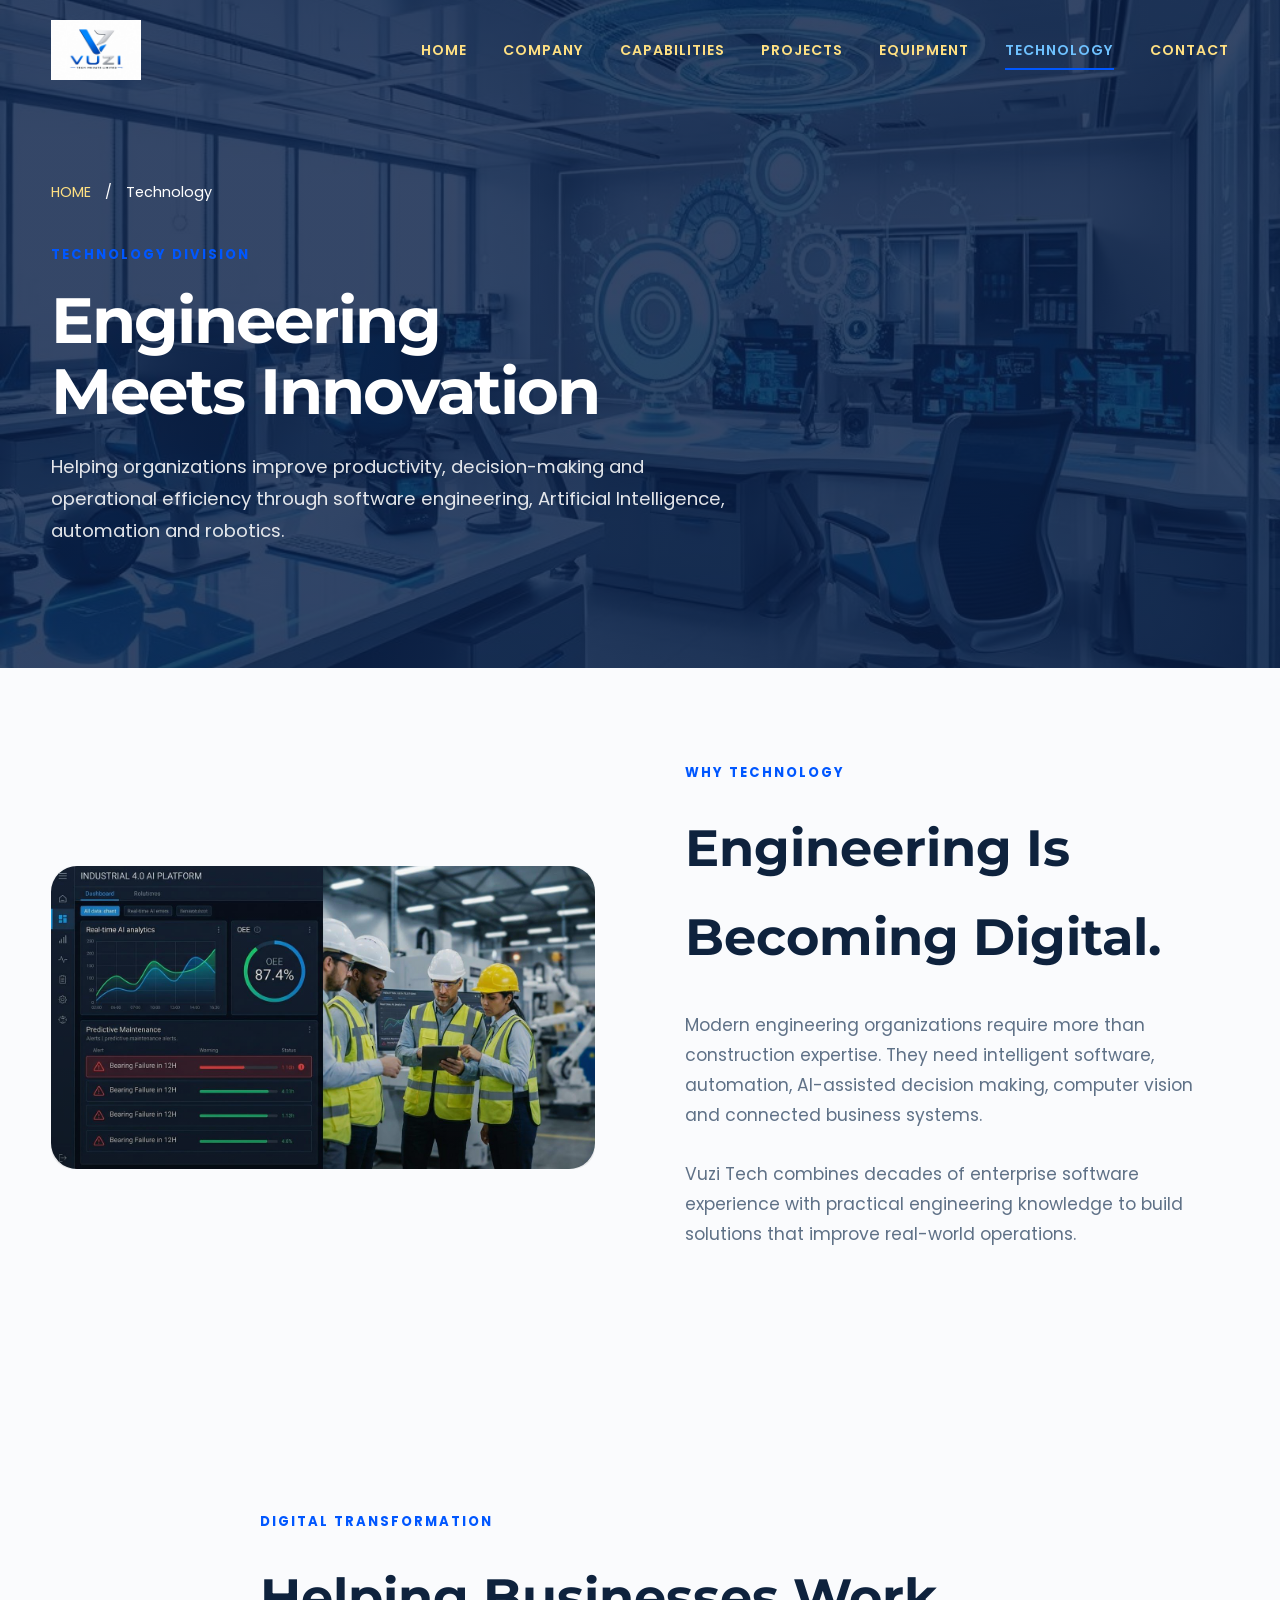
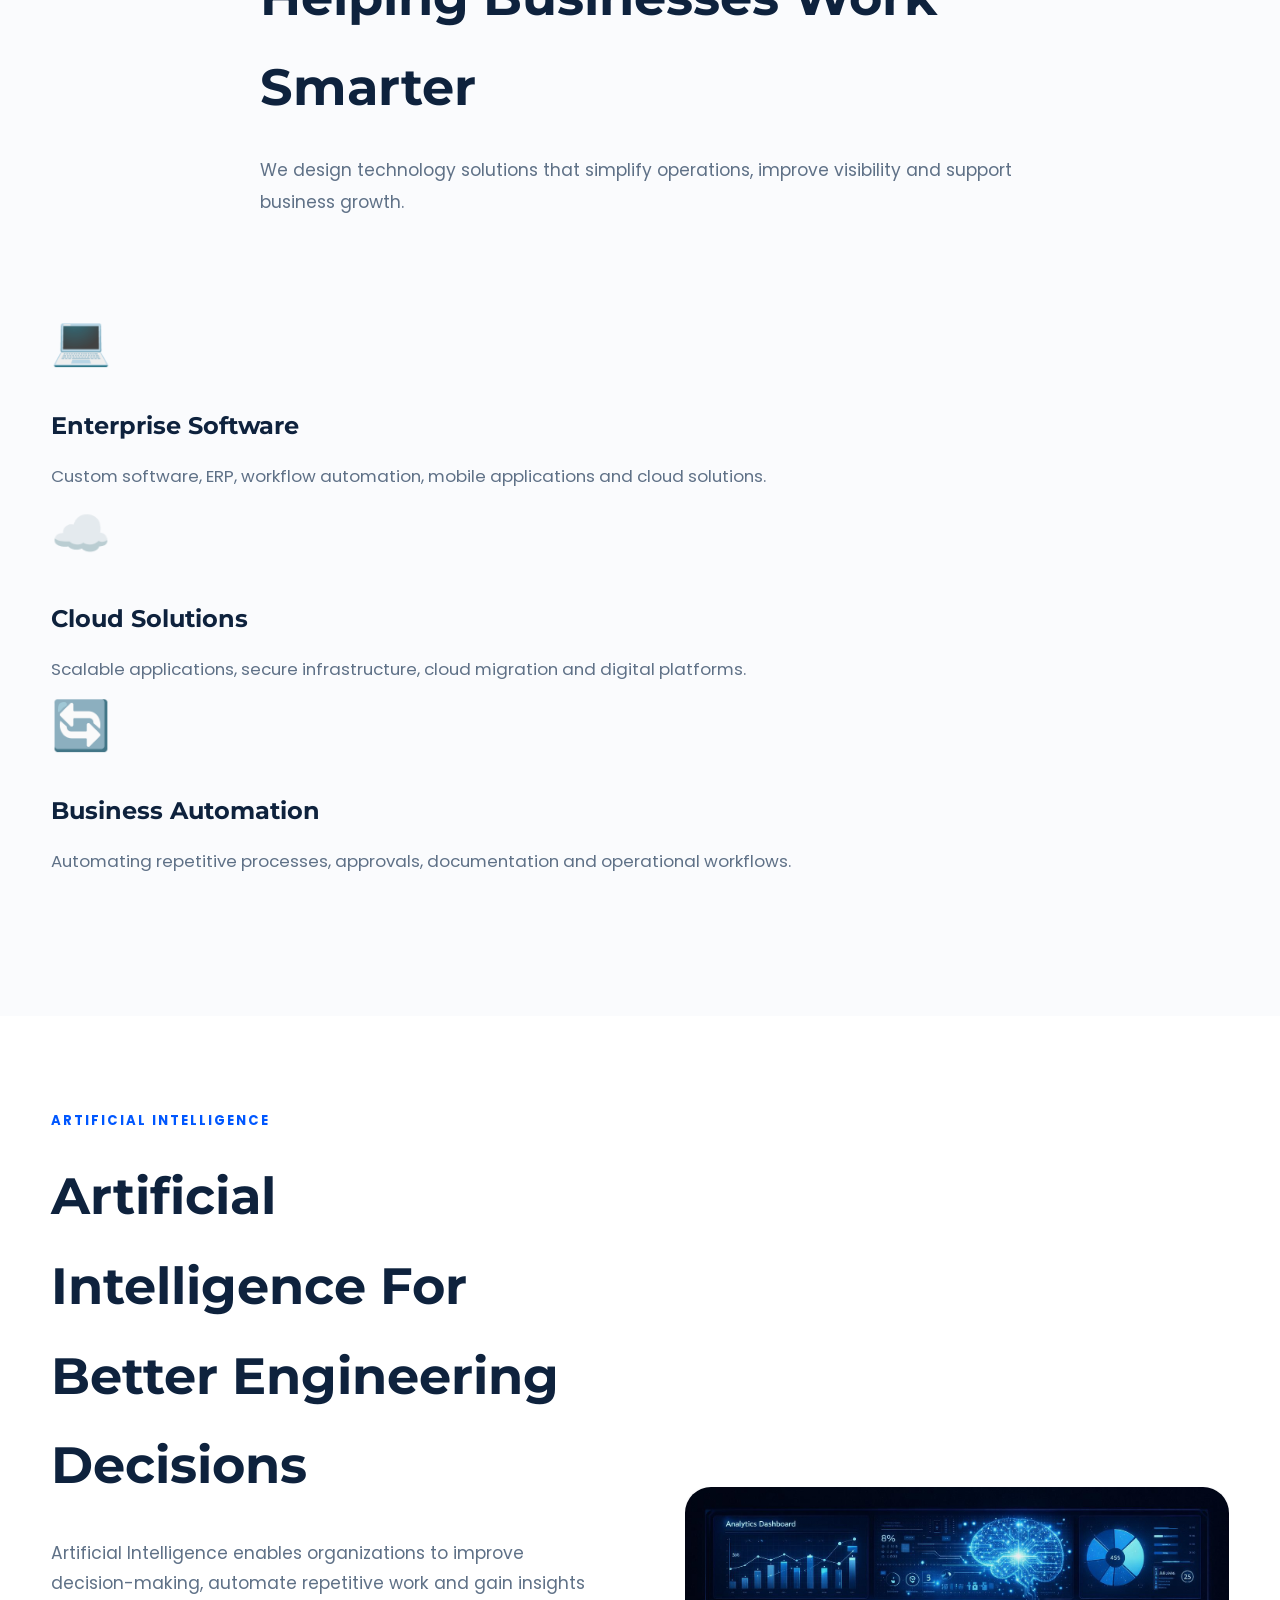
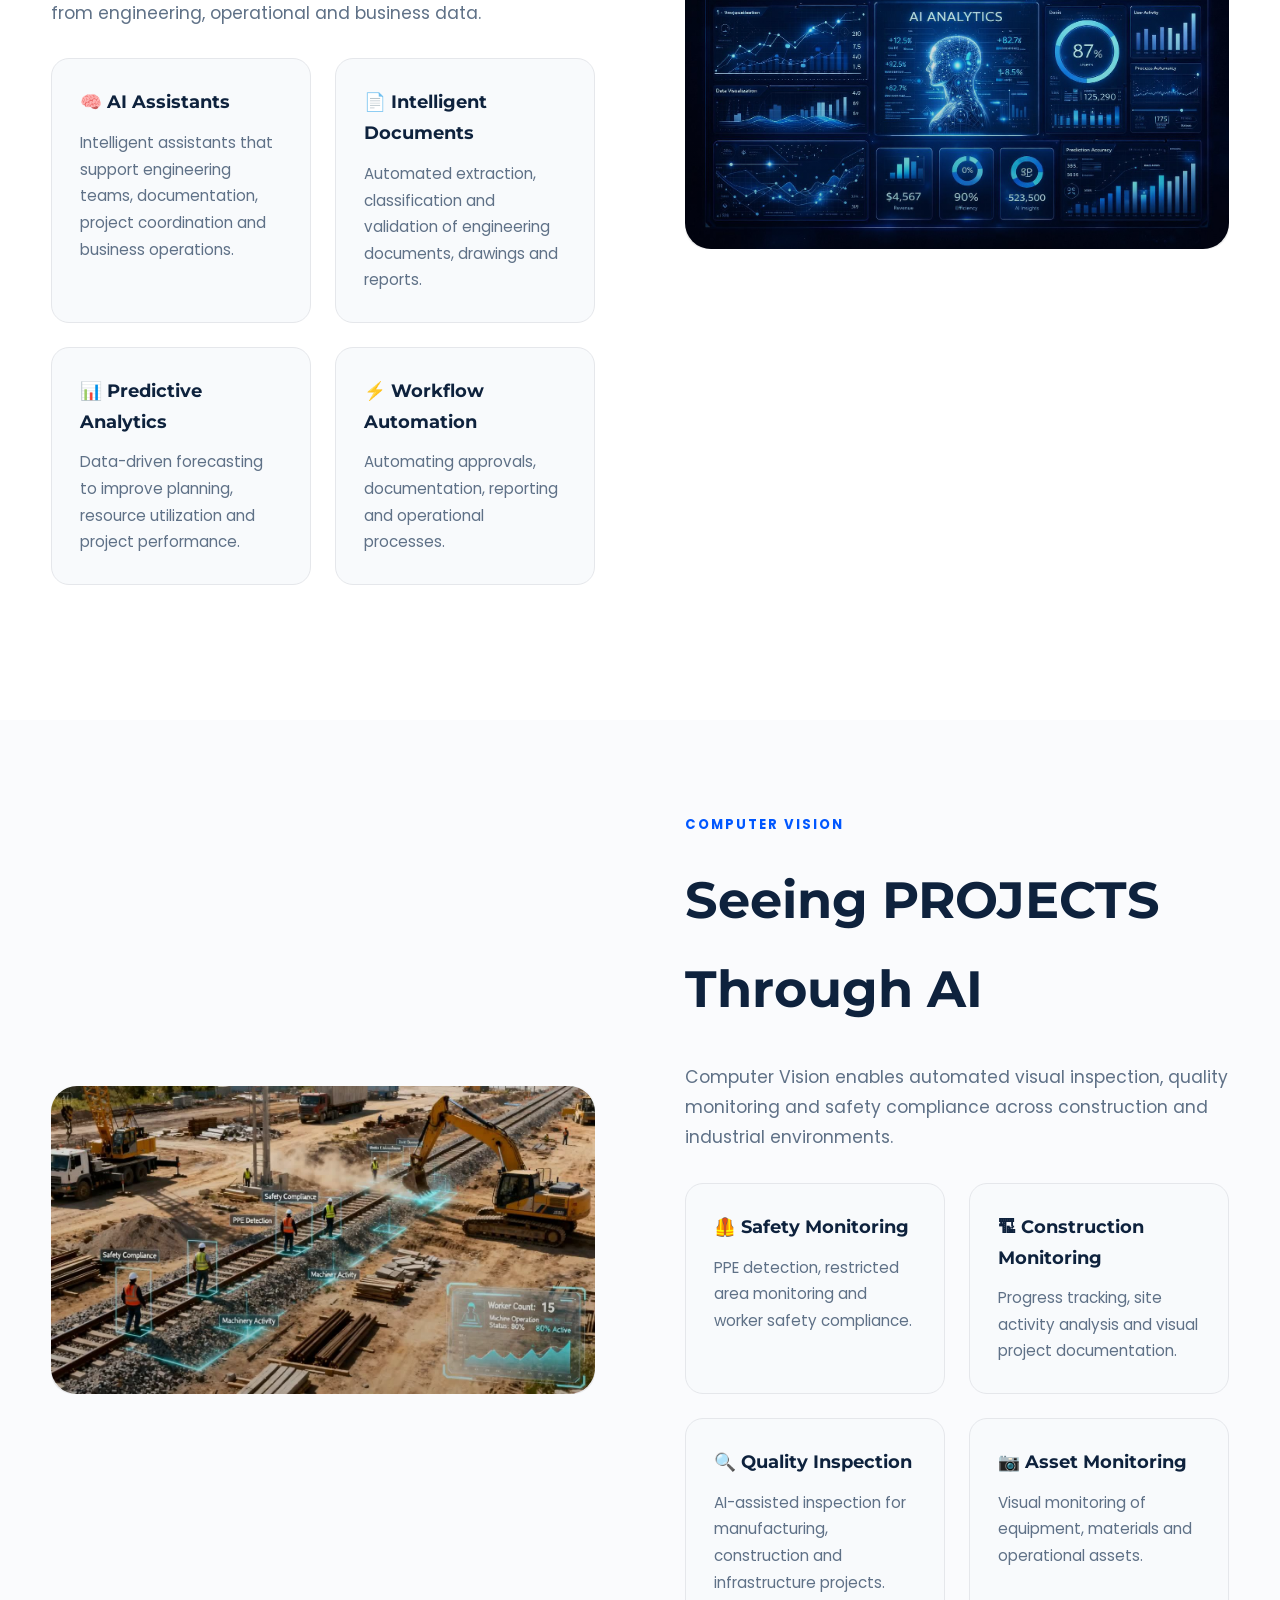
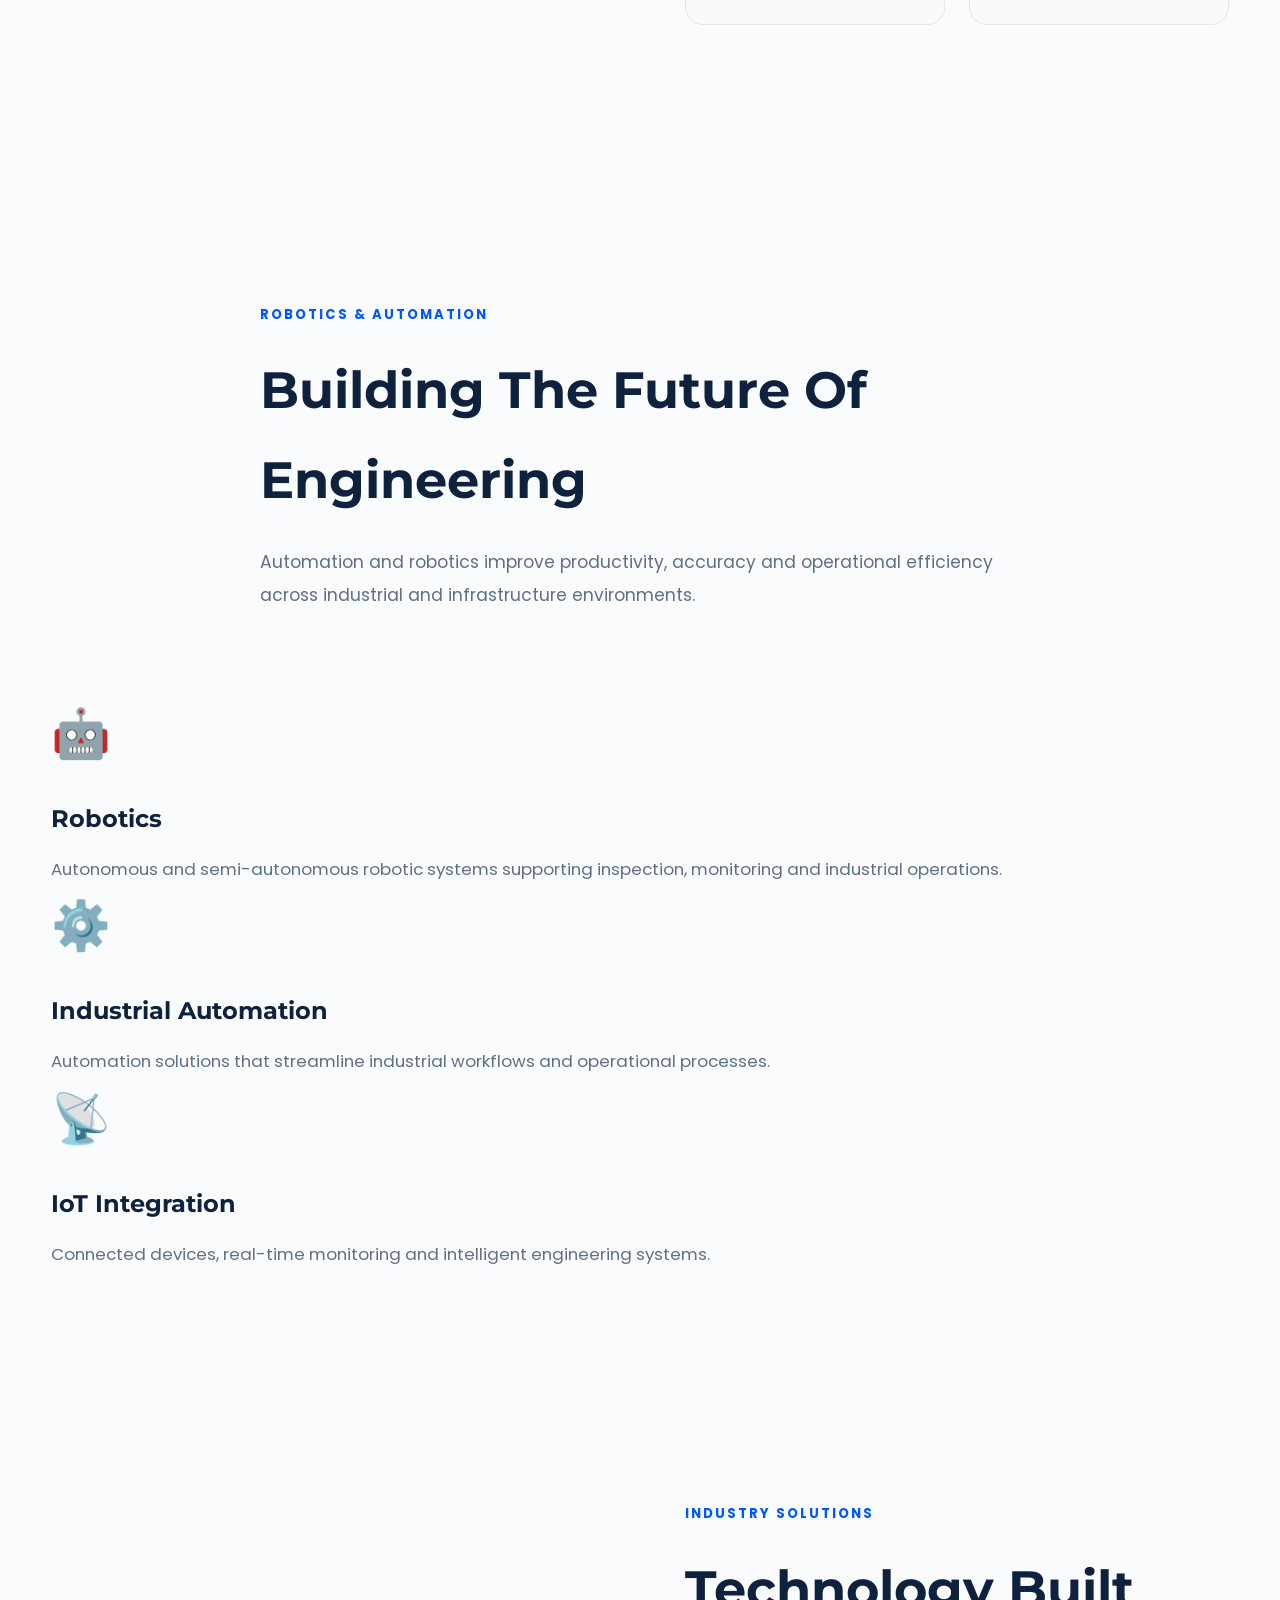
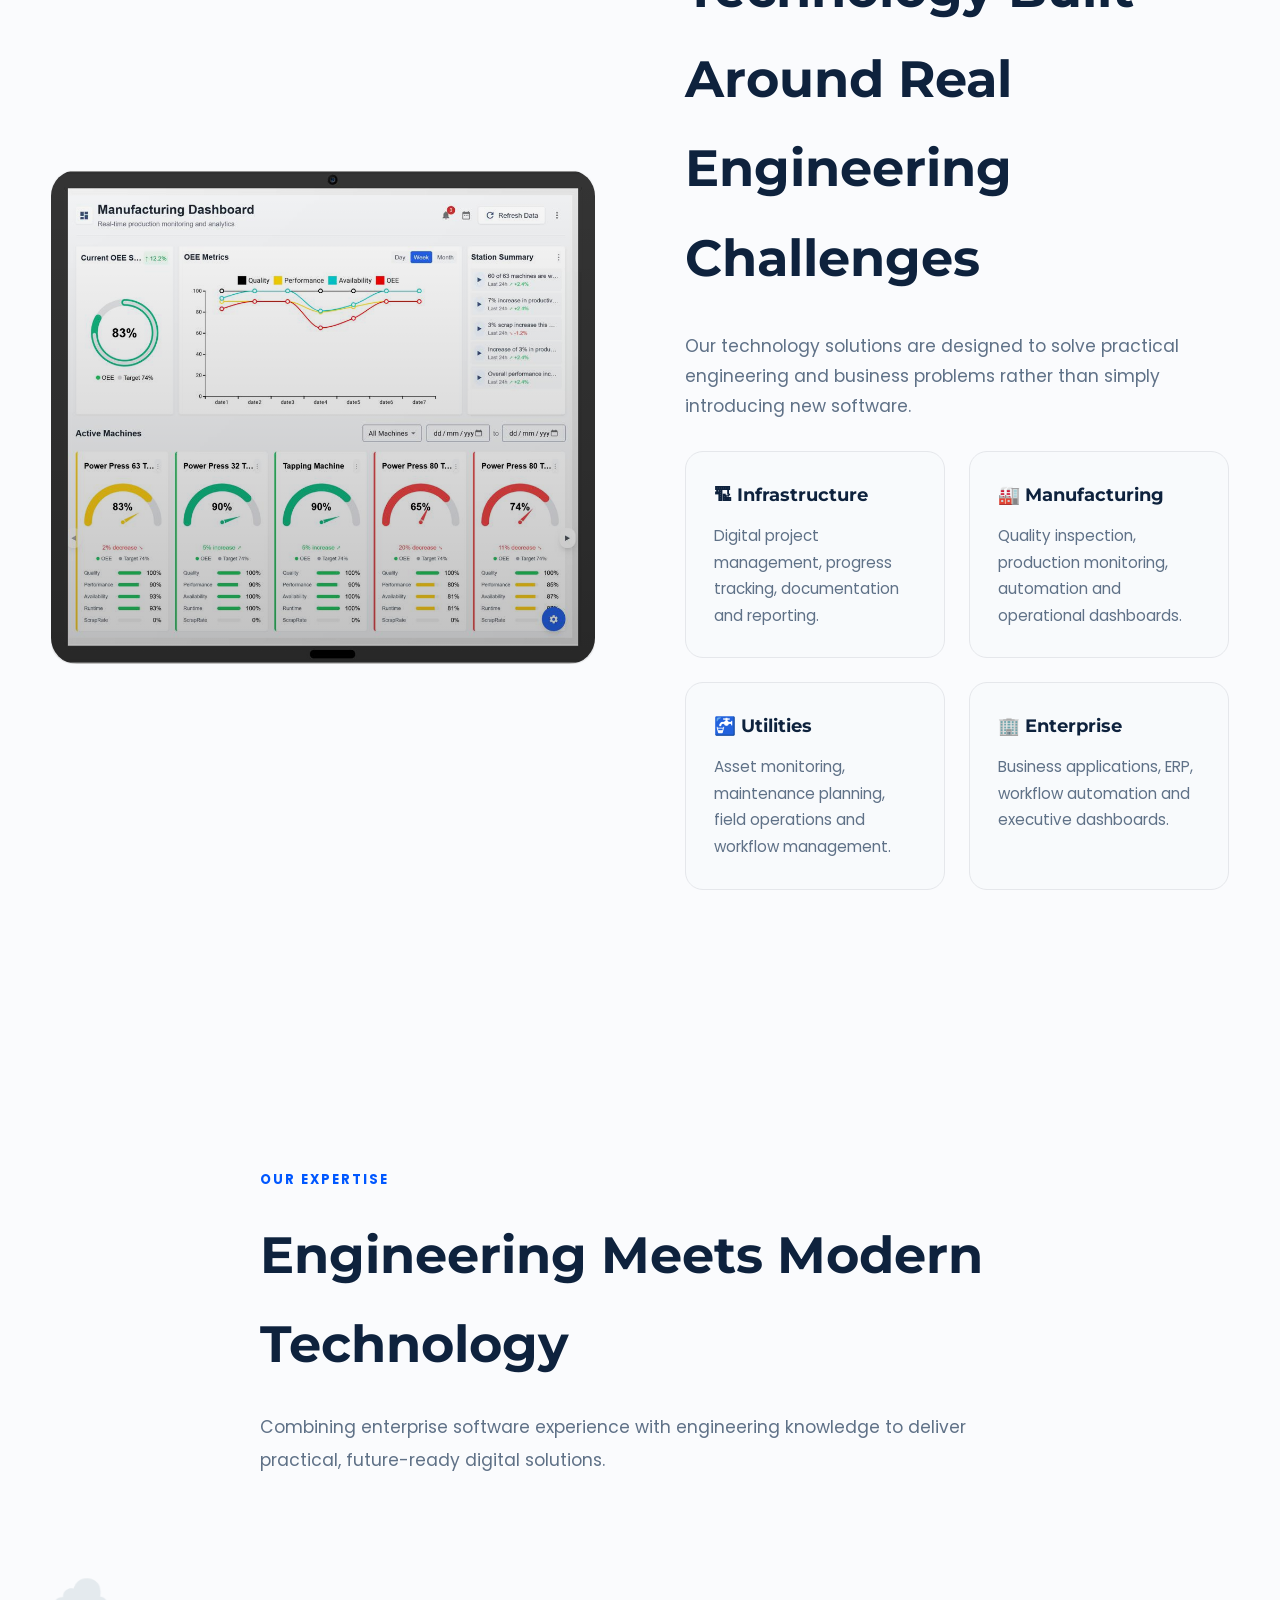
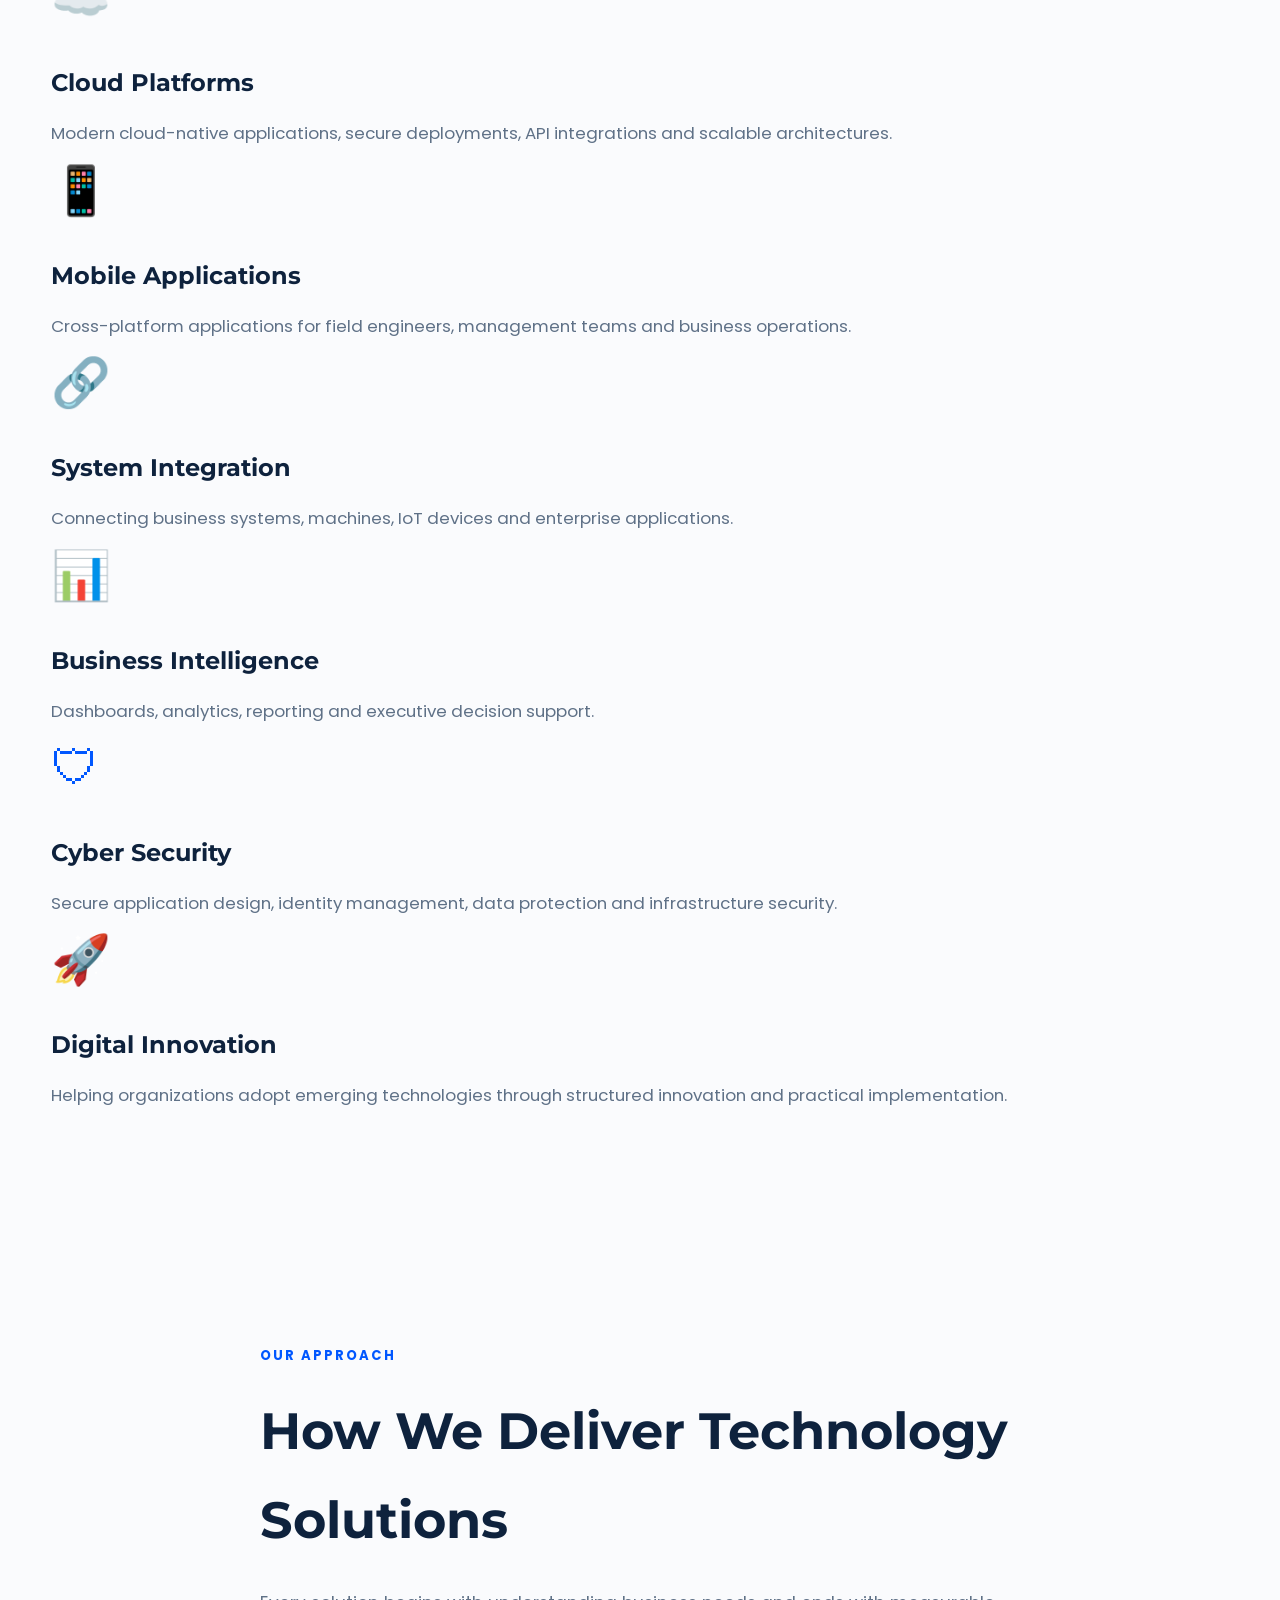
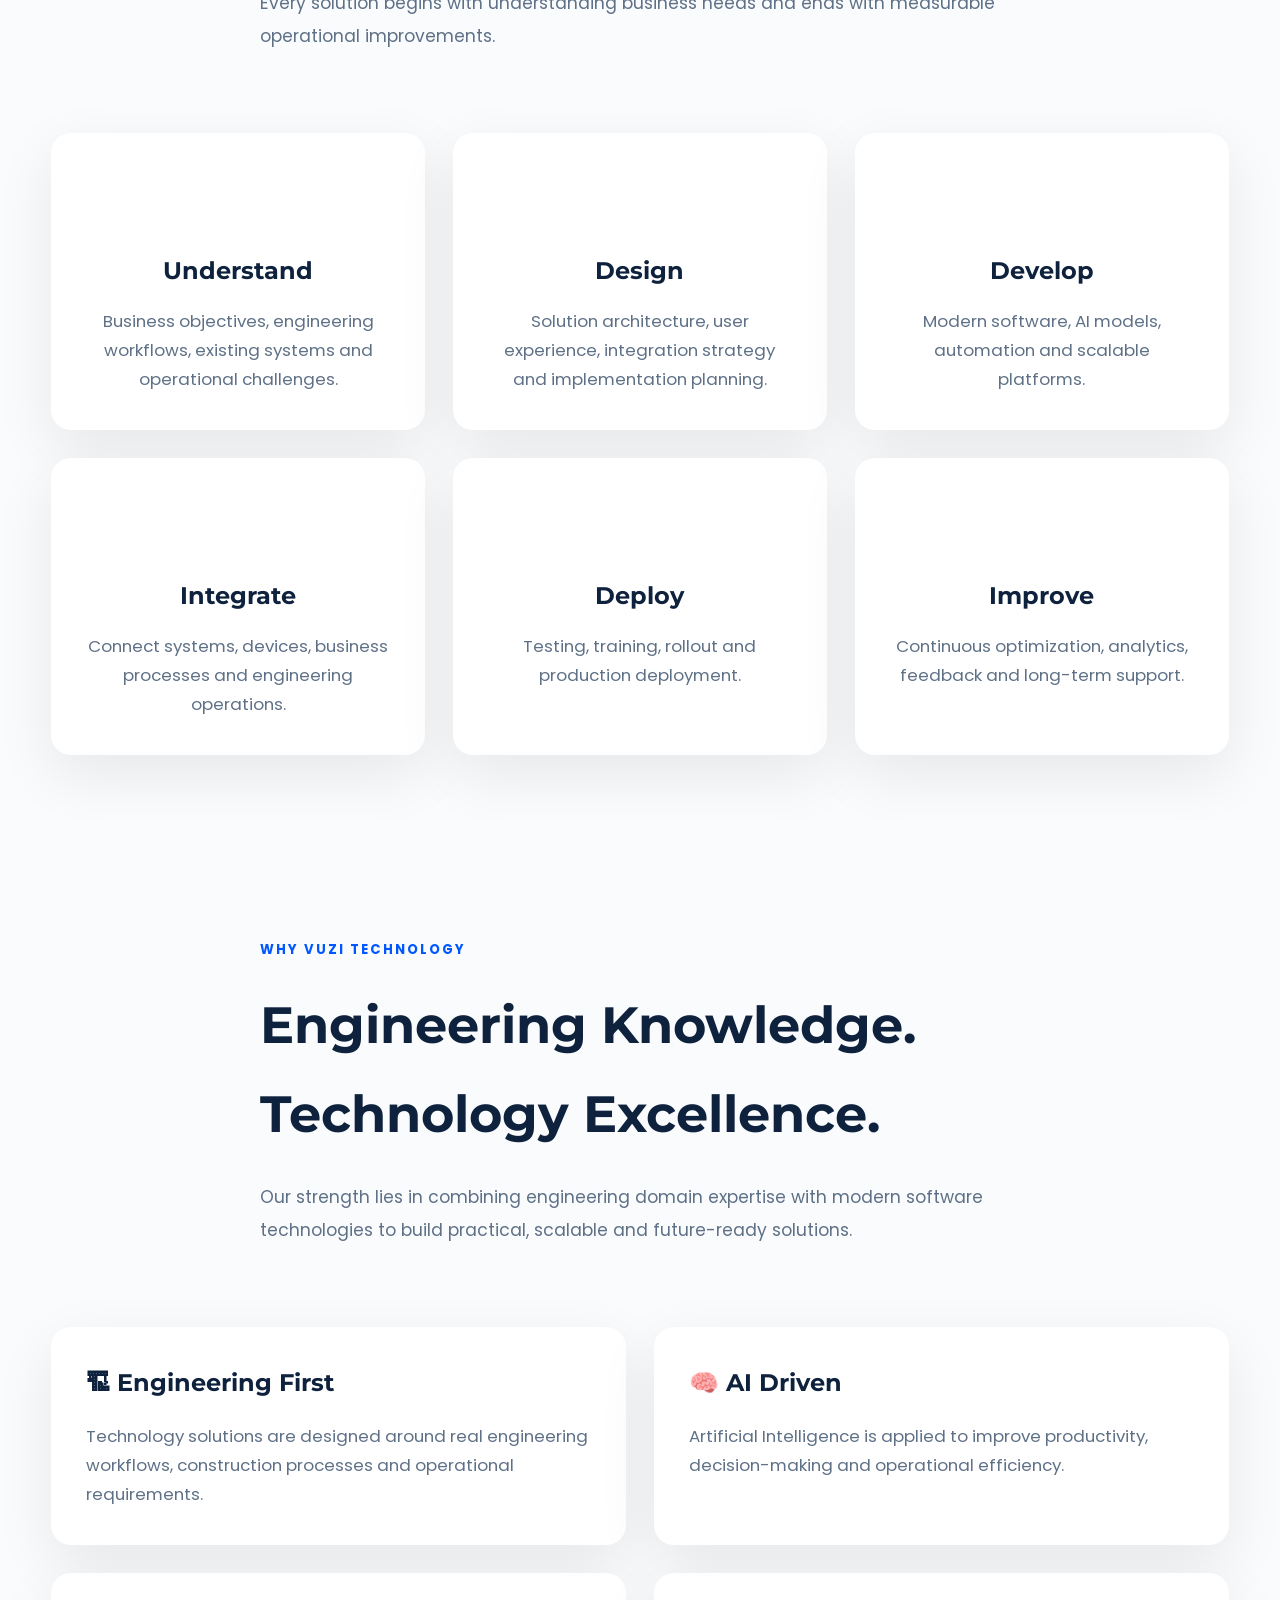
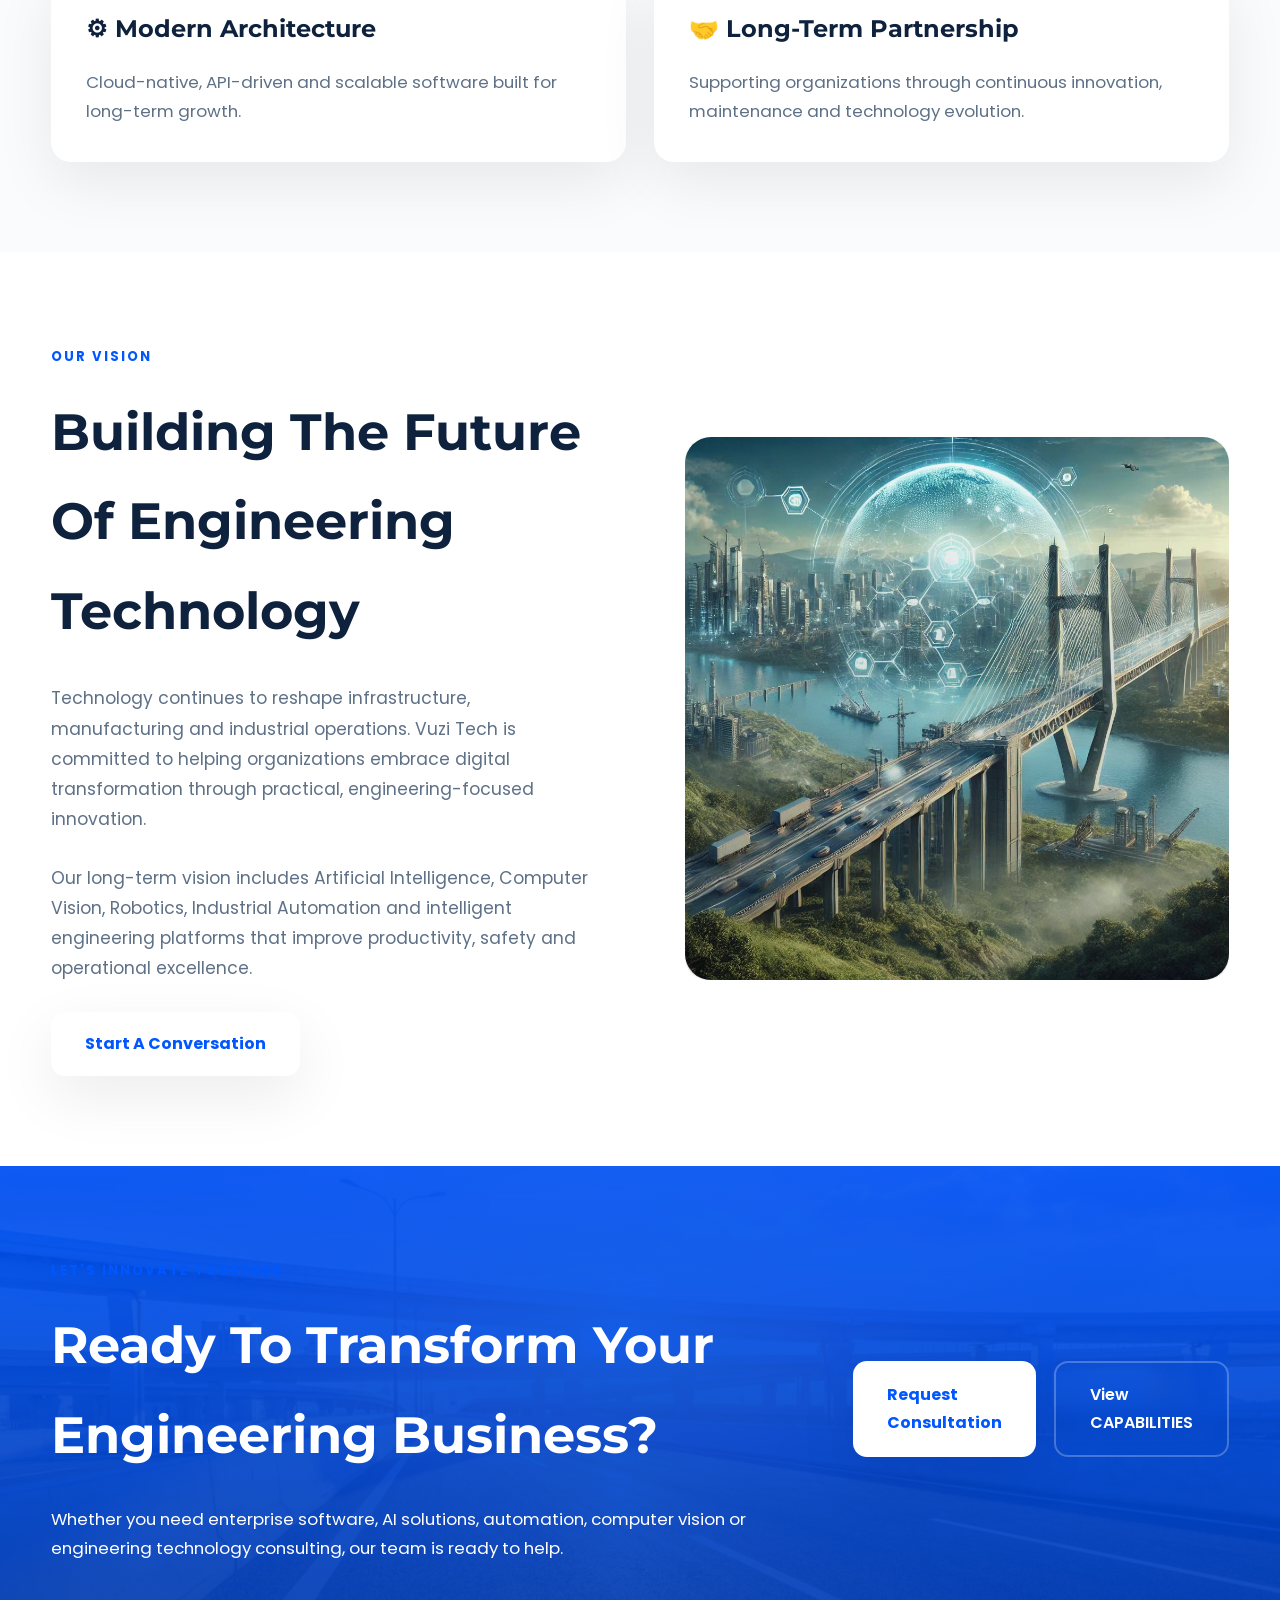
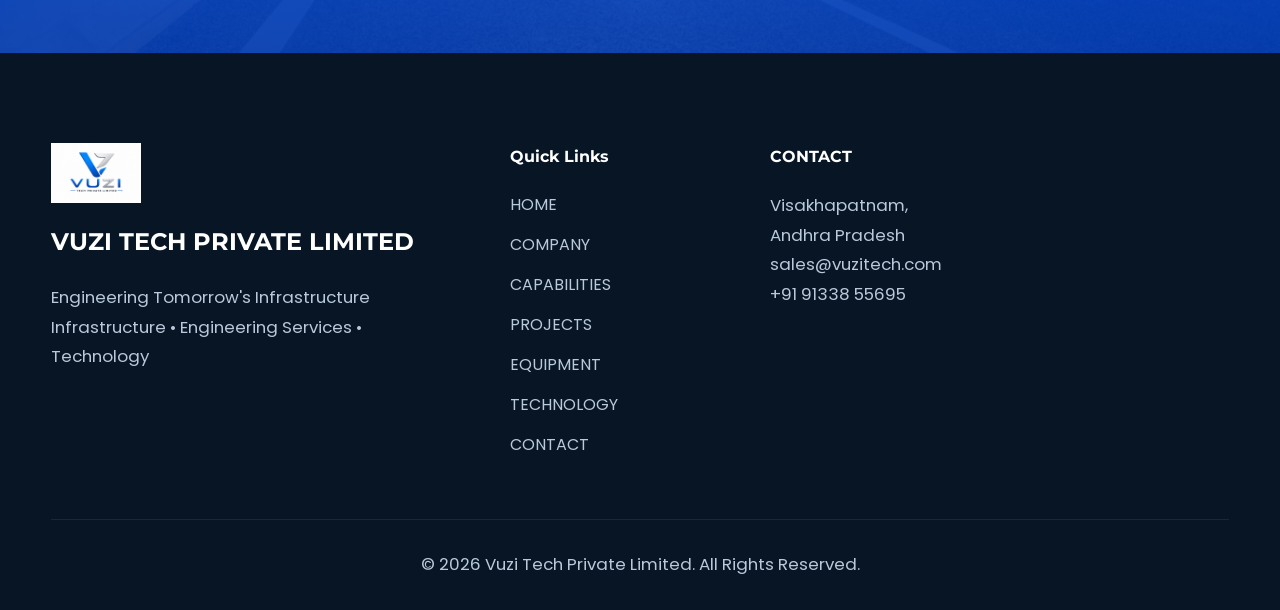
<file: technology.html>
<!DOCTYPE html>
<html lang="en">

<head>

<meta charset="UTF-8">
<meta name="viewport" content="width=device-width, initial-scale=1.0">

<title>Technology | Vuzi Tech Private Limited</title>

<meta name="description"
content="Engineering technology solutions including enterprise software, Artificial Intelligence, automation, robotics and digital transformation.">

<link rel="preconnect" href="https://fonts.googleapis.com">

<link href="https://fonts.googleapis.com/css2?family=Montserrat:wght@500;600;700;800&family=Poppins:wght@300;400;500;600&display=swap"
rel="stylesheet">

<link rel="stylesheet" href="css/style.css">
<!-- ========================================================= -->
<!-- Browser / Theme -->
<!-- ========================================================= -->

<meta name="theme-color" content="#0057FF">
<meta name="msapplication-TileColor" content="#0057FF">
<meta name="msapplication-config" content="/browserconfig.xml">

<!-- ========================================================= -->
<!-- Web App -->
<!-- ========================================================= -->

<link rel="manifest" href="/site.webmanifest">

<!-- ========================================================= -->
<!-- Favicons -->
<!-- ========================================================= -->

<link rel="icon" href="/favicon.ico" sizes="any">
<link rel="icon" type="image/png" sizes="32x32" href="/favicon-32x32.png">
<link rel="icon" type="image/png" sizes="16x16" href="/favicon-16x16.png">
<link rel="apple-touch-icon" sizes="180x180" href="/apple-touch-icon.png">

<!-- ========================================================= -->
<!-- Google Analytics -->
<!-- ========================================================= -->

<script async
src="https://www.googletagmanager.com/gtag/js?id=G-4G2T6MR773">
</script>

<script>

window.dataLayer = window.dataLayer || [];

function gtag(){
    dataLayer.push(arguments);
}

gtag('js', new Date());

gtag('config', 'G-4G2T6MR773', {

    page_title: document.title,
    page_path: window.location.pathname,

    anonymize_ip: true

});

</script>
</head>

<body>

<header class="header">

<div class="container">

<a href="index.html" class="logo">

<img src="assets/logo/vuzi-logo.png"
alt="Vuzi Tech">

</a>

<nav>

<ul>

<li><a href="index.html">HOME</a></li>

<li><a href="about.html">COMPANY</a></li>

<li><a href="services.html">CAPABILITIES</a></li>

<li><a href="projects.html">PROJECTS</a></li>

<li><a href="fleet.html">EQUIPMENT</a></li>

<li><a class="active" href="technology.html">TECHNOLOGY</a></li>

<li><a href="contact.html">CONTACT</a></li>

</ul>

</nav>

</div>

</header>

<!-- ========================================================= -->
<!-- HERO -->
<!-- ========================================================= -->

<section class="page-hero technology-hero">

<div class="hero-overlay"></div>

<div class="container">

<div class="breadcrumb">

<a href="index.html">HOME</a>

<span>/</span>

Technology

</div>

<div class="page-hero-content">

<div class="section-kicker">

TECHNOLOGY DIVISION

</div>

<h1>

Engineering<br>

Meets Innovation

</h1>

<p>

Helping organizations improve productivity,
decision-making and operational efficiency through
software engineering, Artificial Intelligence,
automation and robotics.

</p>

</div>

</div>

</section>

<!-- ========================================================= -->
<!-- INTRODUCTION -->
<!-- ========================================================= -->

<section class="featured-section">

<div class="container">

<div class="featured-grid">

<div class="featured-image">

<img
src="assets/technology/technology-overview.webp"
alt="Engineering Technology">

</div>

<div class="featured-content">

<div class="section-kicker">

WHY TECHNOLOGY

</div>

<h2>

Engineering Is Becoming
Digital.

</h2>

<p>

Modern engineering organizations require more than
construction expertise.

They need intelligent software,
automation,
AI-assisted decision making,
computer vision
and connected business systems.

</p>

<p>

Vuzi Tech combines decades of enterprise software
experience with practical engineering knowledge
to build solutions that improve real-world operations.

</p>

</div>

</div>

</div>

</section>

<!-- ========================================================= -->
<!-- DIGITAL TRANSFORMATION -->
<!-- ========================================================= -->

<section class="services-preview">

<div class="container">

<div class="section-heading">

<span>DIGITAL TRANSFORMATION</span>

<h2>

Helping Businesses Work Smarter

</h2>

<p>

We design technology solutions that simplify
operations, improve visibility and support
business growth.

</p>

</div>

<div class="service-grid">

<div class="service-card">

<div class="division-icon">

💻

</div>

<h3>

Enterprise Software

</h3>

<p>

Custom software,
ERP,
workflow automation,
mobile applications
and cloud solutions.

</p>

</div>

<div class="service-card">

<div class="division-icon">

☁️

</div>

<h3>

Cloud Solutions

</h3>

<p>

Scalable applications,
secure infrastructure,
cloud migration
and digital platforms.

</p>

</div>

<div class="service-card">

<div class="division-icon">

🔄

</div>

<h3>

Business Automation

</h3>

<p>

Automating repetitive processes,
approvals,
documentation
and operational workflows.

</p>

</div>

</div>

</div>

</section>
<!-- ========================================================= -->
<!-- ARTIFICIAL INTELLIGENCE -->
<!-- ========================================================= -->

<section class="featured-section light">

<div class="container">

<div class="featured-grid reverse">

<div class="featured-content">

<div class="section-kicker">

ARTIFICIAL INTELLIGENCE

</div>

<h2>

Artificial Intelligence
For Better Engineering Decisions

</h2>

<p>

Artificial Intelligence enables organizations to improve
decision-making, automate repetitive work and gain insights
from engineering, operational and business data.

</p>

<div class="capability-grid">

<div class="capability">

<h4>

🧠 AI Assistants

</h4>

<p>

Intelligent assistants that support engineering teams,
documentation, project coordination and business operations.

</p>

</div>

<div class="capability">

<h4>

📄 Intelligent Documents

</h4>

<p>

Automated extraction,
classification and validation
of engineering documents,
drawings and reports.

</p>

</div>

<div class="capability">

<h4>

📊 Predictive Analytics

</h4>

<p>

Data-driven forecasting
to improve planning,
resource utilization
and project performance.

</p>

</div>

<div class="capability">

<h4>

⚡ Workflow Automation

</h4>

<p>

Automating approvals,
documentation,
reporting and operational processes.

</p>

</div>

</div>

</div>

<div class="featured-image">

<img
src="assets/technology/artificial-intelligence.webp"
alt="Artificial Intelligence">

</div>

</div>

</div>

</section>

<!-- ========================================================= -->
<!-- COMPUTER VISION -->
<!-- ========================================================= -->

<section class="featured-section">

<div class="container">

<div class="featured-grid">

<div class="featured-image">

<img
src="assets/technology/computer-vision.webp"
alt="Computer Vision">

</div>

<div class="featured-content">

<div class="section-kicker">

COMPUTER VISION

</div>

<h2>

Seeing PROJECTS
Through AI

</h2>

<p>

Computer Vision enables automated visual inspection,
quality monitoring and safety compliance across
construction and industrial environments.

</p>

<div class="capability-grid">

<div class="capability">

<h4>

🦺 Safety Monitoring

</h4>

<p>

PPE detection,
restricted area monitoring
and worker safety compliance.

</p>

</div>

<div class="capability">

<h4>

🏗 Construction Monitoring

</h4>

<p>

Progress tracking,
site activity analysis
and visual project documentation.

</p>

</div>

<div class="capability">

<h4>

🔍 Quality Inspection

</h4>

<p>

AI-assisted inspection
for manufacturing,
construction
and infrastructure projects.

</p>

</div>

<div class="capability">

<h4>

📷 Asset Monitoring

</h4>

<p>

Visual monitoring of
equipment,
materials
and operational assets.

</p>

</div>

</div>

</div>

</div>

</div>

</section>

<!-- ========================================================= -->
<!-- ROBOTICS & AUTOMATION -->
<!-- ========================================================= -->

<section class="services-preview">

<div class="container">

<div class="section-heading">

<span>ROBOTICS & AUTOMATION</span>

<h2>

Building The Future Of Engineering

</h2>

<p>

Automation and robotics improve productivity,
accuracy and operational efficiency across
industrial and infrastructure environments.

</p>

</div>

<div class="service-grid">

<div class="service-card">

<div class="division-icon">

🤖

</div>

<h3>

Robotics

</h3>

<p>

Autonomous and semi-autonomous robotic systems
supporting inspection,
monitoring
and industrial operations.

</p>

</div>

<div class="service-card">

<div class="division-icon">

⚙️

</div>

<h3>

Industrial Automation

</h3>

<p>

Automation solutions
that streamline industrial workflows
and operational processes.

</p>

</div>

<div class="service-card">

<div class="division-icon">

📡

</div>

<h3>

IoT Integration

</h3>

<p>

Connected devices,
real-time monitoring
and intelligent engineering systems.

</p>

</div>

</div>

</div>

</section>
<!-- ========================================================= -->
<!-- INDUSTRY SOLUTIONS -->
<!-- ========================================================= -->

<section class="featured-section">

<div class="container">

<div class="featured-grid">

<div class="featured-image">

<img
src="assets/technology/industry-solutions.webp"
alt="Engineering Technology Solutions">

</div>

<div class="featured-content">

<div class="section-kicker">

INDUSTRY SOLUTIONS

</div>

<h2>

Technology Built Around
Real Engineering Challenges

</h2>

<p>

Our technology solutions are designed to solve practical
engineering and business problems rather than simply
introducing new software.

</p>

<div class="capability-grid">

<div class="capability">

<h4>

🏗 Infrastructure

</h4>

<p>

Digital project management,
progress tracking,
documentation
and reporting.

</p>

</div>

<div class="capability">

<h4>

🏭 Manufacturing

</h4>

<p>

Quality inspection,
production monitoring,
automation
and operational dashboards.

</p>

</div>

<div class="capability">

<h4>

🚰 Utilities

</h4>

<p>

Asset monitoring,
maintenance planning,
field operations
and workflow management.

</p>

</div>

<div class="capability">

<h4>

🏢 Enterprise

</h4>

<p>

Business applications,
ERP,
workflow automation
and executive dashboards.

</p>

</div>

</div>

</div>

</div>

</div>

</section>

<!-- ========================================================= -->
<!-- TECHNOLOGY EXPERTISE -->
<!-- ========================================================= -->

<section class="services-preview">

<div class="container">

<div class="section-heading">

<span>OUR EXPERTISE</span>

<h2>

Engineering Meets Modern Technology

</h2>

<p>

Combining enterprise software experience with
engineering knowledge to deliver practical,
future-ready digital solutions.

</p>

</div>

<div class="service-grid">

<div class="service-card">

<div class="division-icon">

☁️

</div>

<h3>

Cloud Platforms

</h3>

<p>

Modern cloud-native applications,
secure deployments,
API integrations
and scalable architectures.

</p>

</div>

<div class="service-card">

<div class="division-icon">

📱

</div>

<h3>

Mobile Applications

</h3>

<p>

Cross-platform applications
for field engineers,
management teams
and business operations.

</p>

</div>

<div class="service-card">

<div class="division-icon">

🔗

</div>

<h3>

System Integration

</h3>

<p>

Connecting business systems,
machines,
IoT devices
and enterprise applications.

</p>

</div>

<div class="service-card">

<div class="division-icon">

📊

</div>

<h3>

Business Intelligence

</h3>

<p>

Dashboards,
analytics,
reporting
and executive decision support.

</p>

</div>

<div class="service-card">

<div class="division-icon">

🛡

</div>

<h3>

Cyber Security

</h3>

<p>

Secure application design,
identity management,
data protection
and infrastructure security.

</p>

</div>

<div class="service-card">

<div class="division-icon">

🚀

</div>

<h3>

Digital Innovation

</h3>

<p>

Helping organizations adopt
emerging technologies
through structured innovation
and practical implementation.

</p>

</div>

</div>

</div>

</section>

<!-- ========================================================= -->
<!-- INNOVATION ROADMAP -->
<!-- ========================================================= -->

<section class="process-section">

<div class="container">

<div class="section-heading">

<span>OUR APPROACH</span>

<h2>

How We Deliver Technology Solutions

</h2>

<p>

Every solution begins with understanding business needs
and ends with measurable operational improvements.

</p>

</div>

<div class="process-grid">

<div class="process-card">

<div class="process-number">

01

</div>

<h3>

Understand

</h3>

<p>

Business objectives,
engineering workflows,
existing systems
and operational challenges.

</p>

</div>

<div class="process-card">

<div class="process-number">

02

</div>

<h3>

Design

</h3>

<p>

Solution architecture,
user experience,
integration strategy
and implementation planning.

</p>

</div>

<div class="process-card">

<div class="process-number">

03

</div>

<h3>

Develop

</h3>

<p>

Modern software,
AI models,
automation
and scalable platforms.

</p>

</div>

<div class="process-card">

<div class="process-number">

04

</div>

<h3>

Integrate

</h3>

<p>

Connect systems,
devices,
business processes
and engineering operations.

</p>

</div>

<div class="process-card">

<div class="process-number">

05

</div>

<h3>

Deploy

</h3>

<p>

Testing,
training,
rollout
and production deployment.

</p>

</div>

<div class="process-card">

<div class="process-number">

06

</div>

<h3>

Improve

</h3>

<p>

Continuous optimization,
analytics,
feedback
and long-term support.

</p>

</div>

</div>

</div>

</section>
<!-- ========================================================= -->
<!-- WHY VUZI TECHNOLOGY -->
<!-- ========================================================= -->

<section class="commitment-section">

<div class="container">

<div class="section-heading">

<span>WHY VUZI TECHNOLOGY</span>

<h2>

Engineering Knowledge.<br>

Technology Excellence.

</h2>

<p>

Our strength lies in combining engineering domain expertise
with modern software technologies to build practical,
scalable and future-ready solutions.

</p>

</div>

<div class="commitment-grid">

<div class="commitment-card">

<h3>

🏗 Engineering First

</h3>

<p>

Technology solutions are designed around
real engineering workflows,
construction processes
and operational requirements.

</p>

</div>

<div class="commitment-card">

<h3>

🧠 AI Driven

</h3>

<p>

Artificial Intelligence is applied to
improve productivity,
decision-making
and operational efficiency.

</p>

</div>

<div class="commitment-card">

<h3>

⚙ Modern Architecture

</h3>

<p>

Cloud-native,
API-driven
and scalable software
built for long-term growth.

</p>

</div>

<div class="commitment-card">

<h3>

🤝 Long-Term Partnership

</h3>

<p>

Supporting organizations through
continuous innovation,
maintenance
and technology evolution.

</p>

</div>

</div>

</div>

</section>

<!-- ========================================================= -->
<!-- FUTURE VISION -->
<!-- ========================================================= -->

<section class="featured-section light">

<div class="container">

<div class="featured-grid reverse">

<div class="featured-content">

<div class="section-kicker">

OUR VISION

</div>

<h2>

Building The Future Of
Engineering Technology

</h2>

<p>

Technology continues to reshape infrastructure,
manufacturing and industrial operations.

Vuzi Tech is committed to helping organizations
embrace digital transformation through practical,
engineering-focused innovation.

</p>

<p>

Our long-term vision includes Artificial Intelligence,
Computer Vision,
Robotics,
Industrial Automation
and intelligent engineering platforms that improve
productivity, safety and operational excellence.

</p>

<a
href="contact.html"
class="btn-primary">

Start A Conversation

</a>

</div>

<div class="featured-image">

<img
src="assets/technology/future.webp"
alt="Future Technology">

</div>

</div>

</div>

</section>

<!-- ========================================================= -->
<!-- CALL TO ACTION -->
<!-- ========================================================= -->

<section class="cta-banner">

<div class="container">

<div class="cta-content">

<div>

<div class="section-kicker">

LET'S INNOVATE TOGETHER

</div>

<h2>

Ready To Transform
Your Engineering Business?

</h2>

<p>

Whether you need enterprise software,
AI solutions,
automation,
computer vision
or engineering technology consulting,
our team is ready to help.

</p>

</div>

<div class="cta-buttons">

<a
href="contact.html"
class="btn-primary">

Request Consultation

</a>

<a
href="services.html"
class="btn-secondary">

View CAPABILITIES

</a>

</div>

</div>

</div>

</section>

<!-- ========================================================= -->
<!-- FOOTER -->
<!-- ========================================================= -->

<footer>

<div class="container">

<div class="footer-grid">

<div>

<img
src="assets/logo/vuzi-logo.png"
alt="Vuzi Tech Logo"
style="width:90px;margin-bottom:18px;">

<h3>

VUZI TECH PRIVATE LIMITED

</h3>

<p>

Engineering Tomorrow's Infrastructure

</p>

<p>

Infrastructure • Engineering Services • Technology

</p>

</div>

<div>

<h4>

Quick Links

</h4>

<ul>

<li><a href="index.html">HOME</a></li>

<li><a href="about.html">COMPANY</a></li>

<li><a href="services.html">CAPABILITIES</a></li>

<li><a href="projects.html">PROJECTS</a></li>

<li><a href="fleet.html">EQUIPMENT</a></li>

<li><a href="technology.html">TECHNOLOGY</a></li>

<li><a href="contact.html">CONTACT</a></li>

</ul>

</div>

<div>

<h4>

CONTACT

</h4>

<p>

Visakhapatnam, Andhra Pradesh

</p>

<p>

sales@vuzitech.com

</p>

<p>

+91 91338 55695

</p>

</div>

</div>

<div class="footer-bottom">

<p>

© 2026 Vuzi Tech Private Limited.
All Rights Reserved.

</p>

</div>

</div>

</footer>

<script src="js/main.js"></script>

</body>

</html>
</file>
<file: css/style.css>
/*=========================================================
    VUZI TECH WEBSITE V3
    Corporate Design System
=========================================================*/

:root{

/*-------------------------------------------------------
Brand Colors
-------------------------------------------------------*/

--primary:#0057FF;
--primary-light:#1976FF;
--primary-dark:#003DB5;

--navy:#0E223D;
--navy-light:#17365E;

--steel:#667085;
--concrete:#EEF2F6;

--white:#FFFFFF;
--off-white:#FAFBFD;

--text:#233548;
--text-light:#5F7187;

--border:#E2E8F0;

/*-------------------------------------------------------
Gradients
-------------------------------------------------------*/

--gradient-hero:
linear-gradient(
135deg,
#07172E 0%,
#0E223D 25%,
#0057FF 70%,
#1976FF 100%
);

--gradient-light:
linear-gradient(
180deg,
#FFFFFF,
#F7FAFD
);

--gradient-dark:
linear-gradient(
135deg,
#081626,
#0E223D
);

--gradient-cta:
linear-gradient(
135deg,
#0057FF,
#1976FF
);

/*-------------------------------------------------------
Spacing
-------------------------------------------------------*/

--section-space:120px;
--container:1320px;

--radius:18px;

--shadow-sm:
0 8px 20px rgba(0,0,0,.05);

--shadow:
0 20px 60px rgba(0,0,0,.08);

--shadow-lg:
0 35px 80px rgba(0,0,0,.15);

}

/*=========================================================
RESET
=========================================================*/

*{

margin:0;
padding:0;
box-sizing:border-box;

}

html{

scroll-behavior:smooth;

}

body{

font-family:'Poppins',sans-serif;

color:var(--text);

background:var(--off-white);

line-height:1.75;

overflow-x:hidden;

}

img{

display:block;

width:100%;

}

a{

text-decoration:none;

transition:.35s;

}

ul{

list-style:none;

}

/*=========================================================
LAYOUT
=========================================================*/

.container{

width:min(92%,1320px);

margin:auto;

}

/*=========================================================
TYPOGRAPHY
=========================================================*/

h1,h2,h3,h4{

font-family:'Montserrat',sans-serif;

font-weight:700;

color:var(--navy);

}

h1{

font-size:clamp(3.5rem,6vw,5.8rem);

line-height:1.05;

letter-spacing:-2px;

margin-bottom:28px;

}

h2{

font-size:clamp(2.3rem,4vw,3.4rem);

margin-bottom:25px;

}

h3{

font-size:1.5rem;

margin-bottom:15px;

}

p{

color:var(--text-light);

font-size:1.05rem;

}

/*=========================================================
TOP BAR
=========================================================*/

.topbar{

background:var(--gradient-dark);

color:white;

font-size:.85rem;

}

.topbar .container{

display:flex;

justify-content:space-between;

align-items:center;

padding:10px 0;

}

/*=========================================================
HEADER
=========================================================*/

.header{

position:fixed;

top:0;

left:0;

width:100%;

z-index:9999;

transition:.4s;

background:transparent;

}

.header.scrolled{

background:white;

box-shadow:0 12px 30px rgba(0,0,0,.08);

}

.header .container{

height:100px;

display:flex;

justify-content:space-between;

align-items:center;

}

.logo{

display:flex;

align-items:center;

gap:18px;

}

.logo img{

width:90px;

}

.logo h3{

color:white;

margin:0;

}

.logo span{

color:#EAF2FF;

font-size:.85rem;

}

.header.scrolled .logo h3{

color:var(--primary);

}

.header.scrolled .logo span{

color:var(--steel);

}

/*=========================================================
NAVIGATION
=========================================================*/

nav ul{

display:flex;

gap:36px;

}

nav a{

font-size:.88rem;

font-weight:600;

letter-spacing:1px;

color:#FFE082;

position:relative;

transition:.3s;

}

.header.scrolled nav a{

color:var(--navy);

}

nav a::after{

content:"";

position:absolute;

left:0;

bottom:-10px;

width:0;

height:2px;

background:var(--primary);

transition:.35s;

}

nav a:hover{

color:#FFF8E1;

}

nav a:hover::after,

nav a.active::after{

width:100%;

}

nav a.active{

color:#6EC1FF;

}

.header.scrolled nav a.active{

color:var(--primary);

}

/*=========================================================
HERO
=========================================================*/

.hero{

position:relative;

height:100vh;

min-height:850px;

display:flex;

align-items:center;

justify-content:center;

overflow:hidden;

padding:0;

background:url("../assets/hero/hero-main.webp") center center/cover no-repeat;

}
/*--------------------------------------*/

.hero::before{

content:"";

position:absolute;

inset:0;

background:

linear-gradient(

90deg,

rgba(5,18,40,.88) 0%,

rgba(5,18,40,.75) 40%,

rgba(5,18,40,.45) 70%,

rgba(5,18,40,.25) 100%

);

}
/*--------------------------------------*/

.hero::after{

content:"";

position:absolute;

top:0;
right:-10%;

width:900px;
height:900px;

background:

radial-gradient(

circle,

rgba(255,255,255,.08),

transparent 70%

);

pointer-events:none;

}

/*--------------------------------------*/

.hero-grid{

display:flex;

align-items:center;

justify-content:flex-start;

height:160vh;

padding-top:80px;

position:relative;

z-index:5;

}

/*--------------------------------------*/

.hero-content{
max-width:760px;
color:white;

}

.hero-badge{

display:inline-block;

padding:12px 24px;

border-radius:100px;

background:rgba(255,255,255,.12);

backdrop-filter:blur(12px);

font-size:.8rem;

letter-spacing:2px;

font-weight:700;

margin-bottom:30px;

}
/*--------------------------------------*/

.hero h1{

font-size:6rem;

line-height:1;

letter-spacing:-3px;

max-width:700px;

color:white;

}

.hero h1 span{

display:block;

color:#7ED0FF;

}

/*--------------------------------------*/

.hero p{

font-size:1.2rem;

line-height:2;

max-width:650px;

color:rgba(255,255,255,.86);

margin:40px 0;

}

/*--------------------------------------*/

.hero-buttons{

display:flex;

gap:24px;

margin-bottom:45px;

}

/*=========================================================
BUTTONS
=========================================================*/

.btn-primary{

display:inline-flex;

align-items:center;

justify-content:center;

padding:

18px 34px;

background:white;

color:var(--primary);

font-weight:700;

border-radius:14px;

box-shadow:

var(--shadow);

transition:.35s;

}

.btn-primary:hover{

transform:

translateY(-5px);

}

/*--------------------------------------*/

.btn-secondary{

display:inline-flex;

align-items:center;

justify-content:center;

padding:

18px 34px;

border-radius:14px;

border:

2px solid rgba(255,255,255,.25);

color:white;

font-weight:600;

backdrop-filter:

blur(8px);

}

.btn-secondary:hover{

background:

rgba(255,255,255,.12);

}

/*=========================================================
HERO IMAGE
=========================================================*/

.hero-image{

position:relative;

z-index:2;

}

.hero-image img{

width:100%;

height:720px;

object-fit:cover;

border-radius:28px;

box-shadow:

0 50px 100px

rgba(0,0,0,.35);

}

.hero-image-overlay{

position:absolute;

inset:0;

border-radius:28px;

background:

linear-gradient(

180deg,

rgba(0,0,0,.05),

rgba(0,0,0,.35)

);

}

/*=========================================================
FLOATING STATS
=========================================================*/

.hero-stats{

display:grid;

grid-template-columns:repeat(4,1fr);

gap:20px;

margin-top:70px;

}

.hero-stat{

padding:28px;

border-radius:20px;

background:rgba(255,255,255,.08);

backdrop-filter:blur(12px);

border:1px solid rgba(255,255,255,.08);

}

.hero-stat:hover{

transform:

translateY(-10px);

}

/*--------------------------------------*/

.hero-stat h2{

font-size:2.4rem;

color:var(--primary);

margin-bottom:10px;

}

.hero-stat span{

display:block;

color:var(--steel);

font-size:.92rem;

line-height:1.5;

}

/*=========================================================
SCROLL INDICATOR
=========================================================*/

.scroll-down{

position:absolute;

left:50%;

bottom:30px;

transform:

translateX(-50%);

width:28px;

height:48px;

border-radius:30px;

border:

2px solid rgba(255,255,255,.4);

}

.scroll-down::before{

content:"";

position:absolute;

left:50%;

top:8px;

width:5px;

height:10px;

border-radius:50px;

background:white;

transform:

translateX(-50%);

animation:

scrollMouse

1.8s infinite;

}

@keyframes scrollMouse{

0%{

opacity:0;

top:8px;

}

40%{

opacity:1;

}

100%{

opacity:0;

top:24px;

}

}

/*=========================================================
SECTION SPACING
=========================================================*/

section{

position:relative;

padding:140px 0;

overflow:hidden;

}

.section-heading{

max-width:760px;

margin:0 auto 80px;

}

.section-heading.center{

text-align:center;

}

.section-heading span,
.section-kicker{

display:inline-block;

font-size:.82rem;

font-weight:700;

letter-spacing:2px;

text-transform:uppercase;

color:var(--primary);

margin-bottom:18px;

}

.section-heading h2{

margin-bottom:22px;

}

.section-heading p{

font-size:1.08rem;

line-height:1.9;

}

/*=========================================================
COMPANY INTRO
=========================================================*/

.company-intro{

background:white;

}

.intro-grid{

display:grid;

grid-template-columns:.95fr 1.05fr;

gap:90px;

align-items:center;

}

.intro-image{

position:relative;

}

.intro-image img{

height:620px;

object-fit:cover;

border-radius:24px;

box-shadow:var(--shadow-lg);

}

.intro-image::after{

content:"";

position:absolute;

right:-25px;

bottom:-25px;

width:220px;

height:220px;

background:linear-gradient(
135deg,
var(--primary),
#58B8FF
);

border-radius:24px;

z-index:-1;

}

.intro-content h2{

max-width:620px;

}

.intro-content p{

margin-bottom:24px;

font-size:1.08rem;

}

.intro-features{

display:grid;

grid-template-columns:repeat(2,1fr);

gap:22px;

margin-top:45px;

}

.intro-features div{

padding:18px 24px;

background:var(--off-white);

border-left:5px solid var(--primary);

border-radius:12px;

font-weight:600;

box-shadow:var(--shadow-sm);

}

/*=========================================================
BUSINESS SHOWCASE
=========================================================*/

.business-showcase{

background:linear-gradient(
180deg,
#F8FBFF,
#FFFFFF
);

}

.division-row{

display:grid;

grid-template-columns:1fr 1fr;

gap:90px;

align-items:center;

margin-bottom:140px;

}

.division-row:last-child{

margin-bottom:0;

}

.division-row.reverse{

grid-template-columns:1fr 1fr;

}

.division-row.reverse .division-content{

order:1;

}

.division-row.reverse .division-image{

order:2;

}

.division-image{

position:relative;

}

.division-image img{

width:100%;

height:600px;

object-fit:cover;

border-radius:26px;

box-shadow:var(--shadow-lg);

transition:.6s;

}

.division-row:hover .division-image img{

transform:scale(1.02);

}

.division-number{

font-size:5rem;

font-weight:800;

line-height:1;

color:#D9E8FF;

margin-bottom:10px;

font-family:'Montserrat',sans-serif;

}

.division-content h3{

font-size:2.4rem;

margin-bottom:24px;

}

.division-content p{

margin-bottom:28px;

font-size:1.08rem;

}

.division-list{

display:grid;

grid-template-columns:repeat(2,1fr);

gap:16px 28px;

margin-bottom:36px;

}

.division-list li{

position:relative;

padding-left:28px;

font-weight:500;

}

.division-list li::before{

content:"";

position:absolute;

left:0;

top:10px;

width:10px;

height:10px;

background:var(--primary);

border-radius:50%;

}

.text-link{

display:inline-flex;

align-items:center;

gap:10px;

font-weight:700;

color:var(--primary);

}

.text-link:hover{

gap:18px;

}

/*=========================================================
FEATURED DIVISION
=========================================================*/

.featured-tag{

display:inline-block;

padding:8px 18px;

border-radius:50px;

background:#E9F2FF;

color:var(--primary);

font-size:.8rem;

font-weight:700;

letter-spacing:1px;

margin-bottom:20px;

}

.feature-grid{

display:grid;

grid-template-columns:repeat(2,1fr);

gap:24px;

margin:42px 0;

}

.feature-grid div{

padding:22px;

background:white;

border-radius:18px;

box-shadow:var(--shadow-sm);

border-top:4px solid var(--primary);

}

.feature-grid strong{

display:block;

margin-bottom:8px;

color:var(--navy);

}

.feature-grid span{

font-size:.92rem;

color:var(--steel);

}

/*=========================================================
WHY VUZI
=========================================================*/

.why-vuzi{

background:var(--gradient-dark);

color:white;

}

.why-vuzi .section-heading h2{

color:white;

}

.why-vuzi .section-heading p{

color:rgba(255,255,255,.75);

}

.why-grid{

display:grid;

grid-template-columns:repeat(4,1fr);

gap:30px;

}

.why-item{

padding:42px 30px;

background:rgba(255,255,255,.05);

backdrop-filter:blur(8px);

border:1px solid rgba(255,255,255,.08);

border-radius:22px;

transition:.4s;

}

.why-item:hover{

transform:translateY(-12px);

background:rgba(255,255,255,.08);

}

.why-icon{

width:72px;

height:72px;

border-radius:18px;

display:flex;

align-items:center;

justify-content:center;

background:linear-gradient(
135deg,
#0057FF,
#39A8FF
);

font-size:30px;

margin-bottom:24px;

box-shadow:0 12px 28px rgba(0,87,255,.35);

}

.why-item h3{

color:white;

margin-bottom:16px;

}

.why-item p{

color:rgba(255,255,255,.75);

font-size:.96rem;

line-height:1.8;

}

/*=========================================================
FEATURED SECTIONS
=========================================================*/

.featured-section{

position:relative;

padding:90px 0;

overflow:hidden;

}

.featured-section.light{

background:white;

}

.featured-section.dark-steel{

background:
linear-gradient(
135deg,
#0A1728,
#132A46,
#1A365D
);

}

.featured-grid{

display:grid;

grid-template-columns:1fr 1fr;

gap:90px;

align-items:center;

}

.featured-grid.reverse{

grid-template-columns:1fr 1fr;

}

.featured-grid.reverse .featured-content{

order:1;

}

.featured-grid.reverse .featured-image{

order:2;

}

.featured-image{

position:relative;

}

.featured-image img{

width:100%;

height:620px;

object-fit:cover;

border-radius:26px;

box-shadow:var(--shadow-lg);

transition:.5s;

}

.featured-image:hover img{

transform:scale(1.03);

}

.featured-image::after{

content:"";

position:absolute;

inset:0;

border-radius:26px;

background:

linear-gradient(

180deg,

rgba(0,0,0,.02),

rgba(0,0,0,.25)

);

pointer-events:none;

}

.featured-content h2{

max-width:560px;

}

.featured-content p{

margin:28px 0;

font-size:1.08rem;

}

.dark-steel h2,

.dark-steel h3,

.dark-steel h4{

color:white;

}

.dark-steel p{

color:rgba(255,255,255,.82);

}

/*=========================================================
CAPABILITY GRID
=========================================================*/

.capability-grid{

display:grid;

grid-template-columns:repeat(2,1fr);

gap:24px;

margin:45px 0;

}

.capability{

background:#F8FBFF;

padding:26px;

border-radius:18px;

border-left:5px solid var(--primary);

transition:.35s;

}

.capability:hover{

transform:translateY(-8px);

box-shadow:var(--shadow);

}

.capability h4{

margin-bottom:12px;

font-size:1.1rem;

}

.capability p{

font-size:.95rem;

margin:0;

}

/*=========================================================
FEATURE LIST
=========================================================*/

.feature-list{

margin:40px 0;

}

.feature-list li{

padding:14px 0;

font-size:1.03rem;

border-bottom:

1px solid rgba(255,255,255,.08);

}

.feature-list li:last-child{

border-bottom:none;

}

.btn-outline-light{

display:inline-flex;

align-items:center;

justify-content:center;

padding:18px 34px;

border:2px solid rgba(255,255,255,.20);

border-radius:14px;

color:white;

font-weight:700;

transition:.35s;

}

.btn-outline-light:hover{

background:white;

color:var(--primary);

}

/*=========================================================
PROJECT TIMELINE
=========================================================*/

.project-timeline{

background:
linear-gradient(
180deg,
#F7FAFD,
white
);

}

.timeline{

position:relative;

max-width:980px;

margin:auto;

}

.timeline::before{

content:"";

position:absolute;

left:50%;

top:0;

bottom:0;

width:4px;

background:

linear-gradient(

180deg,

var(--primary),

#56B8FF

);

transform:translateX(-50%);

}

.timeline-item{

position:relative;

display:grid;

grid-template-columns:180px 1fr;

gap:50px;

margin-bottom:70px;

align-items:center;

}

.timeline-item:nth-child(even){

grid-template-columns:1fr 180px;

}

.timeline-item:nth-child(even)
.timeline-content{

order:1;

text-align:right;

}

.timeline-item:nth-child(even)
.timeline-year{

order:2;

}

.timeline-year{

width:150px;

height:150px;

border-radius:50%;

background:white;

display:flex;

align-items:center;

justify-content:center;

font-size:1.5rem;

font-weight:800;

color:var(--primary);

box-shadow:var(--shadow);

border:8px solid #EEF5FF;

z-index:3;

}

.timeline-content{

background:white;

padding:35px;

border-radius:20px;

box-shadow:var(--shadow);

}

.timeline-content h3{

margin-bottom:15px;

}

.timeline-content span{

display:block;

margin-top:20px;

font-size:.9rem;

color:var(--steel);

}

.timeline.future
.timeline-year{

background:var(--gradient-cta);

color:white;

}

/*=========================================================
FLEET SHOWCASE
=========================================================*/

.fleet-showcase{

background:white;

}

.fleet-grid{

display:grid;

grid-template-columns:1.2fr .8fr;

gap:70px;

align-items:center;

}

.fleet-large img{

height:700px;

object-fit:cover;

border-radius:26px;

box-shadow:var(--shadow-lg);

}

.fleet-list{

display:flex;

flex-direction:column;

gap:20px;

}

.fleet-item{

background:#F8FBFF;

padding:26px;

border-radius:18px;

border-left:5px solid var(--primary);

transition:.35s;

}

.fleet-item:hover{

transform:translateX(12px);

box-shadow:var(--shadow);

}

.fleet-item h3{

margin-bottom:8px;

}

.fleet-item p{

margin:0;

font-size:.95rem;

}

/*=========================================================
INDUSTRIES
=========================================================*/

.industries{

background:
linear-gradient(
180deg,
#FFFFFF,
#F5F9FD
);

}

.industry-grid{

display:grid;

grid-template-columns:repeat(3,1fr);

gap:30px;

margin-top:60px;

}

.industry-card{

background:white;

padding:38px;

border-radius:22px;

border-top:5px solid var(--primary);

box-shadow:var(--shadow-sm);

transition:.35s;

}

.industry-card:hover{

transform:translateY(-10px);

box-shadow:var(--shadow);

}

.industry-card h3{

margin-bottom:18px;

font-size:1.35rem;

}

/*=========================================================
TECHNOLOGY
=========================================================*/

.technology-highlight{

background:

linear-gradient(
135deg,
#081626,
#0E223D,
#17365E
);

color:white;

}

.technology-grid{

display:grid;

grid-template-columns:1fr 1fr;

gap:90px;

align-items:center;

}

.technology-highlight h2{

color:white;

}

.technology-highlight p{

color:rgba(255,255,255,.80);

margin:30px 0;

}

.technology-image img{

height:620px;

object-fit:cover;

border-radius:26px;

box-shadow:var(--shadow-lg);

}

.technology-list{

display:grid;

grid-template-columns:repeat(2,1fr);

gap:18px;

margin:45px 0;

}

.technology-list div{

padding:18px 22px;

background:rgba(255,255,255,.06);

border-radius:14px;

border-left:4px solid #53B8FF;

}

.btn-light{

display:inline-flex;

padding:18px 36px;

background:white;

color:var(--primary);

border-radius:14px;

font-weight:700;

}

/*=========================================================
COVERAGE
=========================================================*/

.coverage-map{

background:white;

}

.coverage-wrapper{

display:grid;

grid-template-columns:.8fr 1.2fr;

gap:80px;

align-items:center;

}

.coverage-left h3{

margin-bottom:25px;

}

.coverage-left ul{

display:grid;

gap:18px;

}

.coverage-left li{

padding:18px 22px;

background:#F7FAFD;

border-left:5px solid var(--primary);

border-radius:12px;

font-weight:600;

}

.coverage-right img{

width:100%;

max-height:520px;

object-fit:contain;

}

/*=========================================================
CTA
=========================================================*/

.corporate-cta{

background:var(--gradient-cta);

text-align:center;

color:white;

}

.corporate-cta h2{

color:white;

max-width:900px;

margin:auto;

margin-bottom:25px;

}

.corporate-cta p{

color:rgba(255,255,255,.88);

max-width:760px;

margin:0 auto 45px;

}

.cta-buttons{

display:flex;

justify-content:center;

gap:20px;

}

/*=========================================================
FOOTER
=========================================================*/

footer{

background:#071524;

color:white;

padding:90px 0 30px;

}

.footer-grid{

display:grid;

grid-template-columns:2fr 1fr 1fr 1fr;

gap:60px;

margin-bottom:60px;

}

.footer-logo{

width:100px;

margin-bottom:25px;

}

footer h3,
footer h4{

color:white;

margin-bottom:20px;

}

footer p,
footer a{

color:#B9C8DA;

}

footer ul{

display:grid;

gap:12px;

}

footer a:hover{

color:white;

padding-left:8px;

}

.footer-bottom{

padding-top:30px;

border-top:1px solid rgba(255,255,255,.08);

text-align:center;

font-size:.92rem;

}

/*=========================================================
ANIMATIONS
=========================================================*/

.reveal{

opacity:0;

transform:translateY(40px);

transition:all .8s ease;

}

.reveal.active{

opacity:1;

transform:none;

}

/*=========================================================
RESPONSIVE
=========================================================*/

@media(max-width:1200px){

.hero-grid,
.intro-grid,
.division-row,
.featured-grid,
.technology-grid,
.coverage-wrapper,
.fleet-grid{

grid-template-columns:1fr;

gap:60px;

}

.division-row.reverse .division-content,
.division-row.reverse .division-image,
.featured-grid.reverse .featured-content,
.featured-grid.reverse .featured-image{

order:initial;

}

.timeline::before{

left:40px;

}

.timeline-item,
.timeline-item:nth-child(even){

grid-template-columns:80px 1fr;

}

.timeline-item:nth-child(even)
.timeline-content{

text-align:left;

}

.timeline-item:nth-child(even)
.timeline-year{

order:1;

}

.timeline-item:nth-child(even)
.timeline-content{

order:2;

}

.footer-grid{

grid-template-columns:repeat(2,1fr);

}

.hero-stats{

grid-template-columns:repeat(2,1fr);

}

.why-grid{

grid-template-columns:repeat(2,1fr);

}

.industry-grid{

grid-template-columns:repeat(2,1fr);

}

}

@media(max-width:768px){

section{

padding:90px 0;

}

.header .container{

height:auto;

padding:18px 0;

flex-direction:column;

gap:18px;

}

.topbar{

display:none;

}

nav ul{

flex-wrap:wrap;

justify-content:center;

gap:16px;

}

h1{

font-size:2.8rem;

letter-spacing:-1px;

}

h2{

font-size:2rem;

}

.hero{

padding-top:180px;

}

.hero-buttons,
.cta-buttons{

flex-direction:column;

}

.hero-stats{

grid-template-columns:1fr;

margin-top:50px;

}

.intro-features,
.feature-grid,
.capability-grid,
.division-list,
.technology-list{

grid-template-columns:1fr;

}

.why-grid,
.industry-grid{

grid-template-columns:1fr;

}

.footer-grid{

grid-template-columns:1fr;

text-align:center;

}

.logo{

justify-content:center;

}

.logo img{

width:70px;

}

.hero-image img,
.featured-image img,
.intro-image img,
.fleet-large img,
.technology-image img{

height:360px;

}

.timeline-year{

width:80px;

height:80px;

font-size:1rem;

}

.timeline-content{

padding:25px;

}

}

@media(max-width:480px){

.container{

width:94%;

}

.hero{

padding-top:170px;

}

.hero h1{

font-size:2.3rem;

}

.btn-primary,
.btn-secondary,
.btn-light,
.btn-outline-light{

width:100%;

justify-content:center;

}

}

.hero{

animation:

heroZoom

25s linear infinite alternate;

}

@keyframes heroZoom{

from{

background-size:100%;

}

to{

background-size:110%;

}

}

/*=========================================================
ABOUT HERO
=========================================================*/

.page-hero{

position:relative;

padding:180px 0 120px;

background:

linear-gradient(
rgba(7,28,60,.82),
rgba(7,28,60,.82)
),

url("../assets/company/about-hero.webp")
center center/cover;

color:white;

}

.page-hero h1{

color:white;

font-size:4rem;

line-height:1.1;

margin-bottom:25px;

}

.page-hero p{

max-width:700px;

color:rgba(255,255,255,.88);

font-size:1.15rem;

}

.breadcrumb{

margin-bottom:35px;

font-size:.9rem;

}

.breadcrumb a{

color:#FFE082;

}

.breadcrumb span{

margin:0 10px;

color:white;

}

/*=========================================================
TIMELINE
=========================================================*/

.timeline{

max-width:900px;

margin:60px auto;

border-left:4px solid var(--primary);

padding-left:35px;

}

.timeline-item{

margin-bottom:60px;

position:relative;

}

.timeline-item::before{

content:"";

position:absolute;

left:-47px;

top:8px;

width:18px;

height:18px;

background:var(--primary);

border-radius:50%;

}

.timeline-year{

font-weight:700;

color:var(--primary);

margin-bottom:12px;

font-size:1.1rem;

}

.timeline-content{

background:white;

padding:30px;

border-radius:16px;

box-shadow:var(--shadow);

}

/*=========================================================
VISION
=========================================================*/

.vision-grid{

display:grid;

grid-template-columns:repeat(2,1fr);

gap:35px;

}

.vision-card{

background:white;

padding:45px;

border-radius:20px;

box-shadow:var(--shadow);

border-top:6px solid var(--primary);

}

/*=========================================================
LEADERSHIP
=========================================================*/

.leadership-grid{

display:grid;

grid-template-columns:repeat(2,1fr);

gap:35px;

}

.leader-card{

background:white;

padding:35px;

border-radius:20px;

text-align:center;

box-shadow:var(--shadow);

}

.leader-card img{

width:160px;

height:160px;

margin:auto;

border-radius:50%;

object-fit:cover;

margin-bottom:25px;

}

.leader-card ul{

margin-top:20px;

padding-left:20px;

text-align:left;

}

.leader-card li{

margin-bottom:8px;

}

/*=========================================================
BUSINESS DIVISIONS
=========================================================*/

.division-cards{

display:grid;

grid-template-columns:repeat(3,1fr);

gap:30px;

}

.division-card{

background:white;

padding:35px;

border-radius:20px;

box-shadow:var(--shadow);

transition:.35s;

}

.division-card:hover{

transform:translateY(-8px);

}

.division-icon{

font-size:3rem;

margin-bottom:20px;

}

/*=========================================================
VALUES
=========================================================*/

.values-grid{

display:grid;

grid-template-columns:repeat(3,1fr);

gap:25px;

}

.value-card{

background:white;

padding:35px;

border-radius:20px;

text-align:center;

box-shadow:var(--shadow);

}

/*=========================================================
COVERAGE
=========================================================*/

.coverage-layout{

display:grid;

grid-template-columns:1fr 1fr;

gap:50px;

align-items:center;

}

.coverage-box{

margin-top:30px;

padding:25px;

background:var(--bg-alt);

border-radius:16px;

}

/*=========================================================
CTA
=========================================================*/

.cta-banner{

padding:90px 0;

background:

linear-gradient(
rgba(0,87,255,.92),
rgba(0,60,180,.92)
),

url("../assets/hero/cta-bg.webp")
center center/cover;

}

.cta-content{

display:flex;

justify-content:space-between;

align-items:center;

gap:50px;

}

.cta-banner h2,
.cta-banner p{

color:white;

}

.cta-buttons{

display:flex;

gap:18px;

}

@media(max-width:992px){

.timeline{

border-left:none;

padding-left:0;

}

.timeline-item::before{

display:none;

}

.vision-grid,
.leadership-grid,
.division-cards,
.values-grid,
.coverage-layout,
.cta-content{

grid-template-columns:1fr;

display:grid;

}

.cta-buttons{

margin-top:30px;

flex-direction:column;

}

.page-hero{

padding:140px 0 90px;

}

.page-hero h1{

font-size:2.8rem;

}

}
/*=========================================================
CAPABILITIES PAGE
=========================================================*/

.capabilities-hero{

background:

linear-gradient(
rgba(8,30,70,.82),
rgba(8,30,70,.82)
),

url("../assets/services/capabilities-hero.webp")
center center/cover;

}

.service-list{

margin-top:18px;

padding-left:18px;

}

.service-list li{

margin-bottom:10px;

color:var(--text-light);

line-height:1.6;

}
.capability-grid{

display:grid;

grid-template-columns:repeat(2,1fr);

gap:24px;

margin-top:30px;

}

.capability{

background:#F8FAFC;

padding:28px;

border-radius:18px;

border:1px solid var(--border);

transition:.3s;

}

.capability:hover{

transform:translateY(-6px);

box-shadow:var(--shadow);

}

.capability h4{

margin-bottom:14px;

color:var(--navy);

}
.process-section{

padding:90px 0;

background:var(--bg);

}

.process-grid{

display:grid;

grid-template-columns:repeat(3,1fr);

gap:28px;

margin-top:45px;

}

.process-card{

background:white;

padding:35px;

border-radius:20px;

text-align:center;

box-shadow:var(--shadow);

position:relative;

}

.process-number{

width:60px;

height:60px;

margin:auto;

margin-bottom:22px;

border-radius:50%;

background:linear-gradient(
135deg,
var(--primary),
var(--secondary)
);

color:white;

display:flex;

align-items:center;

justify-content:center;

font-weight:700;

font-size:1.25rem;

}
.industries-section{

padding:90px 0;

}

.industry-grid{

display:grid;

grid-template-columns:repeat(4,1fr);

gap:24px;

margin-top:45px;

}

.industry-card{

background:white;

padding:35px 20px;

text-align:center;

border-radius:20px;

box-shadow:var(--shadow);

transition:.35s;

font-size:2rem;

}

.industry-card:hover{

transform:translateY(-8px);

}

.industry-card h3{

margin-top:20px;

font-size:1rem;

}

.commitment-section{

padding:90px 0;

background:var(--bg-alt);

}

.commitment-grid{

display:grid;

grid-template-columns:repeat(2,1fr);

gap:28px;

margin-top:45px;

}

.commitment-card{

background:white;

padding:35px;

border-radius:20px;

box-shadow:var(--shadow);

}

.commitment-card h3{

margin-bottom:18px;

}

@media(max-width:992px){

.capability-grid{

grid-template-columns:1fr;

}

.process-grid{

grid-template-columns:1fr 1fr;

}

.industry-grid{

grid-template-columns:1fr 1fr;

}

.commitment-grid{

grid-template-columns:1fr;

}

}

@media(max-width:768px){

.process-grid,

.industry-grid{

grid-template-columns:1fr;

}

}
/*=========================================================
PROJECT EXPERIENCE PAGE
=========================================================*/

.projects-hero{

    background:
    linear-gradient(
        rgba(8,30,70,.82),
        rgba(8,30,70,.82)
    ),
    url("../assets/projects/projects-hero.webp")
    center center/cover;

}


/*=========================================================
PROJECT SHOWCASE
=========================================================*/

.projects-showcase{

    padding:90px 0;

}

.project-card{

    display:grid;

    grid-template-columns:1fr 1fr;

    gap:60px;

    align-items:center;

    margin-bottom:90px;

}

.project-card.reverse{

    direction:rtl;

}

.project-card.reverse>*{

    direction:ltr;

}

.project-image{

    overflow:hidden;

    border-radius:22px;

    box-shadow:var(--shadow);

}

.project-image img{

    width:100%;

    height:100%;

    object-fit:cover;

    transition:.45s;

}

.project-card:hover img{

    transform:scale(1.05);

}

.project-content h3{

    margin:15px 0;

}

.project-value{

    display:inline-block;

    padding:8px 18px;

    background:#EAF2FF;

    color:var(--primary);

    border-radius:40px;

    font-weight:700;

    margin-bottom:15px;

}

.project-grid{

    display:grid;

    grid-template-columns:1fr 1fr;

    gap:35px;

    margin-top:30px;

}

.project-grid strong{

    display:block;

    margin-bottom:15px;

    color:var(--navy);

}
/*=========================================================
EXECUTION GALLERY
=========================================================*/

.gallery-section{

    padding:90px 0;

    background:var(--bg);

}

.gallery-grid{

    display:grid;

    grid-template-columns:repeat(3,1fr);

    gap:24px;

    margin-top:50px;

}

.gallery-grid img{

    width:100%;

    height:280px;

    object-fit:cover;

    border-radius:18px;

    transition:.4s;

    box-shadow:var(--shadow);

}

.gallery-grid img:hover{

    transform:translateY(-8px);

}
/*=========================================================
PROJECT DETAILS
=========================================================*/

.project-content p{

    margin-bottom:18px;

}

.project-content .service-list{

    margin-top:12px;

}
/*=========================================================
PROJECT STATS
=========================================================*/

.projects-showcase .stat-card h2{

    font-size:2.8rem;

}
/*=========================================================
PROJECT FEATURED IMAGE
=========================================================*/

.project-image{

    position:relative;

}

.project-image::after{

    content:"";

    position:absolute;

    inset:0;

    background:

    linear-gradient(
        rgba(0,0,0,0),
        rgba(0,0,0,.08)
    );

}
/*=========================================================
PROJECT RESPONSIVE
=========================================================*/

@media(max-width:992px){

.project-card{

    grid-template-columns:1fr;

    gap:35px;

}

.project-card.reverse{

    direction:ltr;

}

.project-grid{

    grid-template-columns:1fr;

}

.gallery-grid{

    grid-template-columns:repeat(2,1fr);

}

}

@media(max-width:768px){

.gallery-grid{

    grid-template-columns:1fr;

}

.gallery-grid img{

    height:300px;

}

.project-card{

    margin-bottom:60px;

}

}
.project-value{

    display:inline-flex;

    align-items:center;

    gap:10px;

    background:linear-gradient(
        135deg,
        var(--primary),
        var(--secondary)
    );

    color:white;

    padding:10px 22px;

    border-radius:50px;

    font-size:.95rem;

    font-weight:700;

    box-shadow:0 8px 24px rgba(0,87,255,.25);

}

/*=========================================================
EQUIPMENT PAGE
=========================================================*/

.equipment-hero{

    background:
    linear-gradient(
        rgba(8,30,70,.82),
        rgba(8,30,70,.82)
    ),
    url("../assets/fleet/equipment-hero.webp")
    center center/cover;

}

/*=========================================================
EQUIPMENT CARDS
=========================================================*/

.service-card h4{

    margin-top:18px;

    margin-bottom:12px;

    color:var(--primary);

    font-size:1rem;

    font-weight:600;

}

.equipment-badge{

    display:inline-block;

    margin:10px 0 18px;

    padding:6px 14px;

    background:#EAF2FF;

    color:var(--primary);

    border-radius:30px;

    font-size:.8rem;

    font-weight:600;

}
/*=========================================================
EQUIPMENT IMAGES
=========================================================*/

.service-card img{

    width:100%;

    height:220px;

    object-fit:cover;

    border-radius:16px;

    transition:.45s;

}

.service-card:hover img{

    transform:scale(1.05);

}
.featured-image img{

    transition:.45s;

}

.featured-image:hover img{

    transform:scale(1.04);

}

/*=========================================================
EQUIPMENT RESPONSIVE
=========================================================*/

@media(max-width:992px){

.equipment-hero h1{

    font-size:2.9rem;

}

}

@media(max-width:768px){

.service-card img{

    height:230px;

}

.gallery-grid img{

    height:220px;

}

}

/*=========================================================
TECHNOLOGY PAGE
=========================================================*/

.technology-hero{

    background:
    linear-gradient(
        rgba(8,30,70,.82),
        rgba(8,30,70,.82)
    ),
    url("../assets/technology/technology-hero.webp")
    center center/cover;

}
/*=========================================================
TECH ICONS
=========================================================*/

.service-card .division-icon{

    font-size:3rem;

    margin-bottom:22px;

    color:var(--primary);

}

.capability{

    background:#F8FAFC;

    border:1px solid #E5E7EB;

    border-radius:18px;

    padding:28px;

    transition:.35s;

}

.capability:hover{

    transform:translateY(-8px);

    box-shadow:var(--shadow);

}

.capability h4{

    margin-bottom:12px;

    color:var(--navy);

}
.featured-image{

    overflow:hidden;

    border-radius:22px;

}

.featured-image img{

    width:100%;

    height:100%;

    object-fit:cover;

    transition:.45s;

}

.featured-image:hover img{

    transform:scale(1.05);

}
.service-card{

    transition:.35s;

}

.service-card:hover{

    transform:translateY(-10px);

}
/*=========================================================
TECHNOLOGY RESPONSIVE
=========================================================*/

@media(max-width:992px){

.technology-hero h1{

    font-size:2.8rem;

}

}

@media(max-width:768px){

.service-card{

    margin-bottom:25px;

}

}

/*=========================================================
404 PAGE
=========================================================*/

.error-hero{

    background:
    linear-gradient(
        rgba(8,30,70,.85),
        rgba(8,30,70,.85)
    ),
    url("../assets/company/company.webp")
    center center/cover;

}

.error-content{

    max-width:700px;

    text-align:center;

    margin:auto;

}

.error-content h1{

    font-size:4.5rem;

}

.error-content p{

    margin:30px auto;

    max-width:620px;

}
</file>
